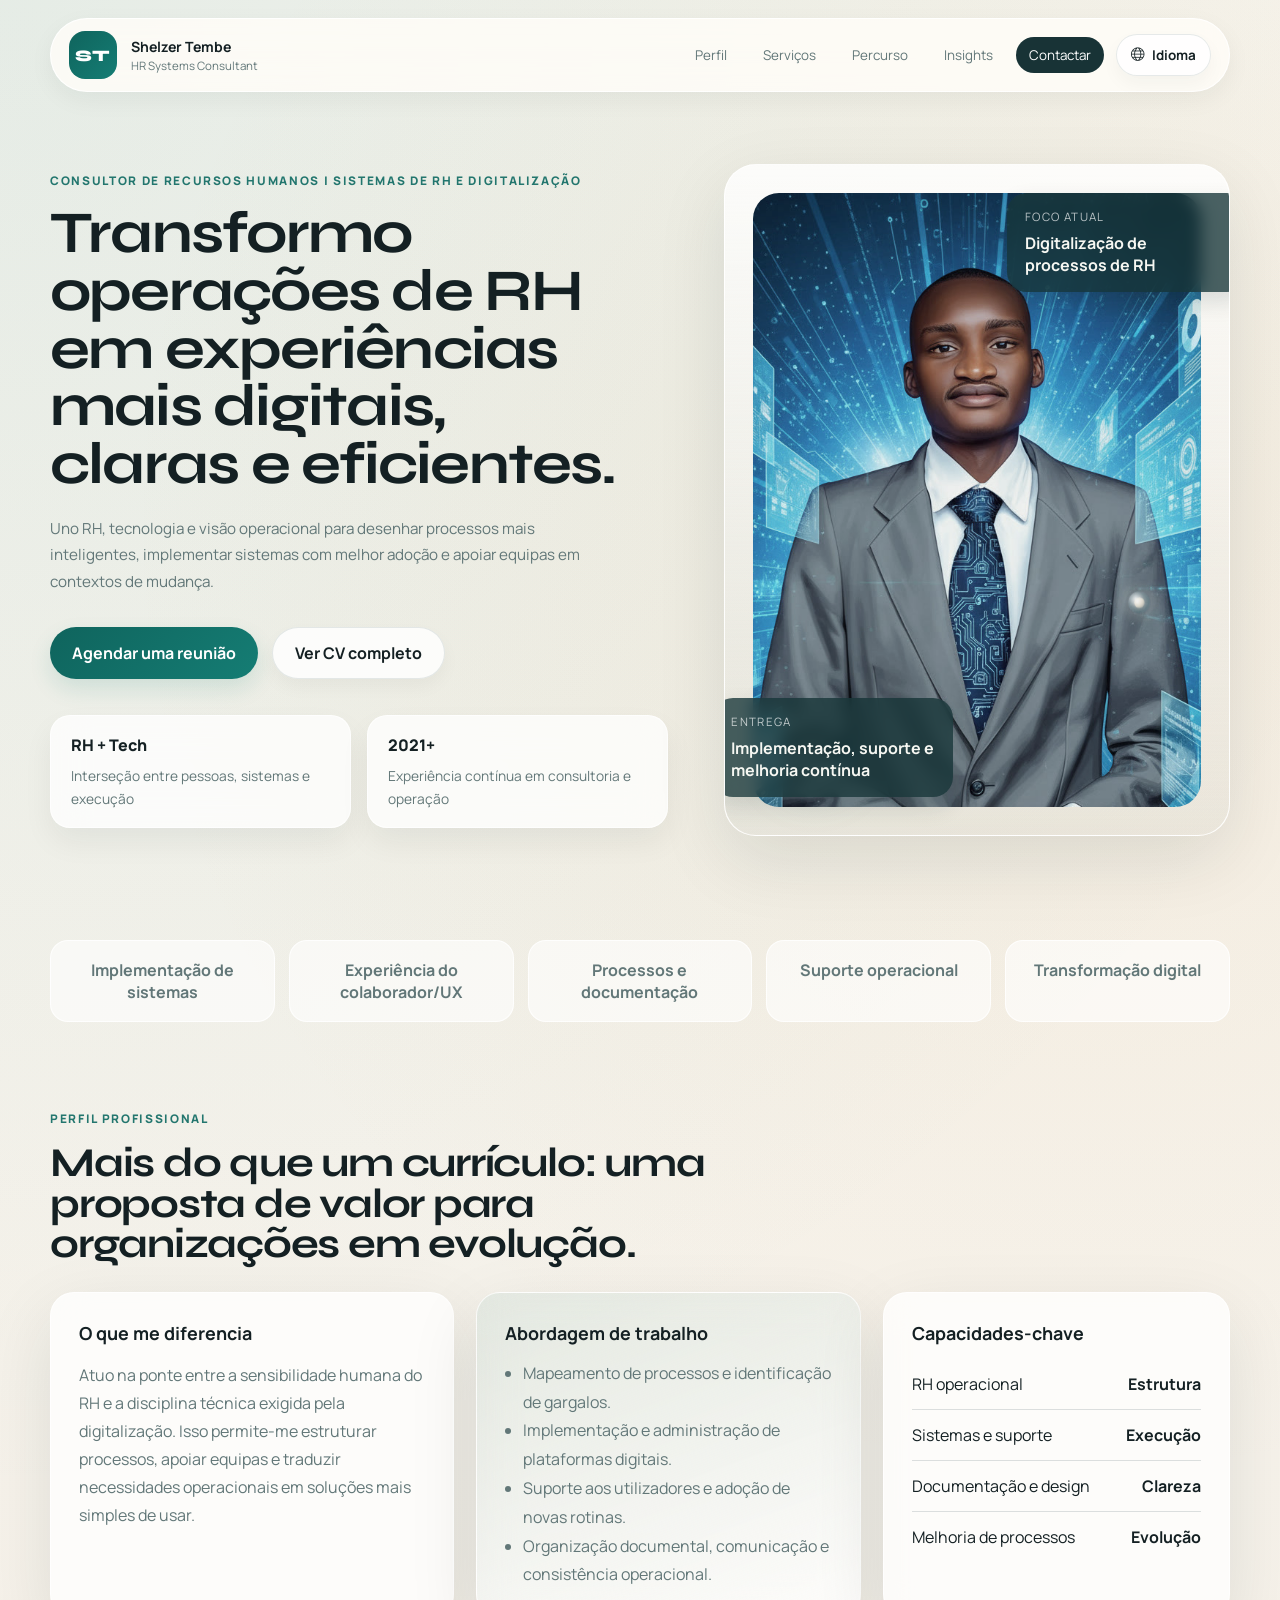
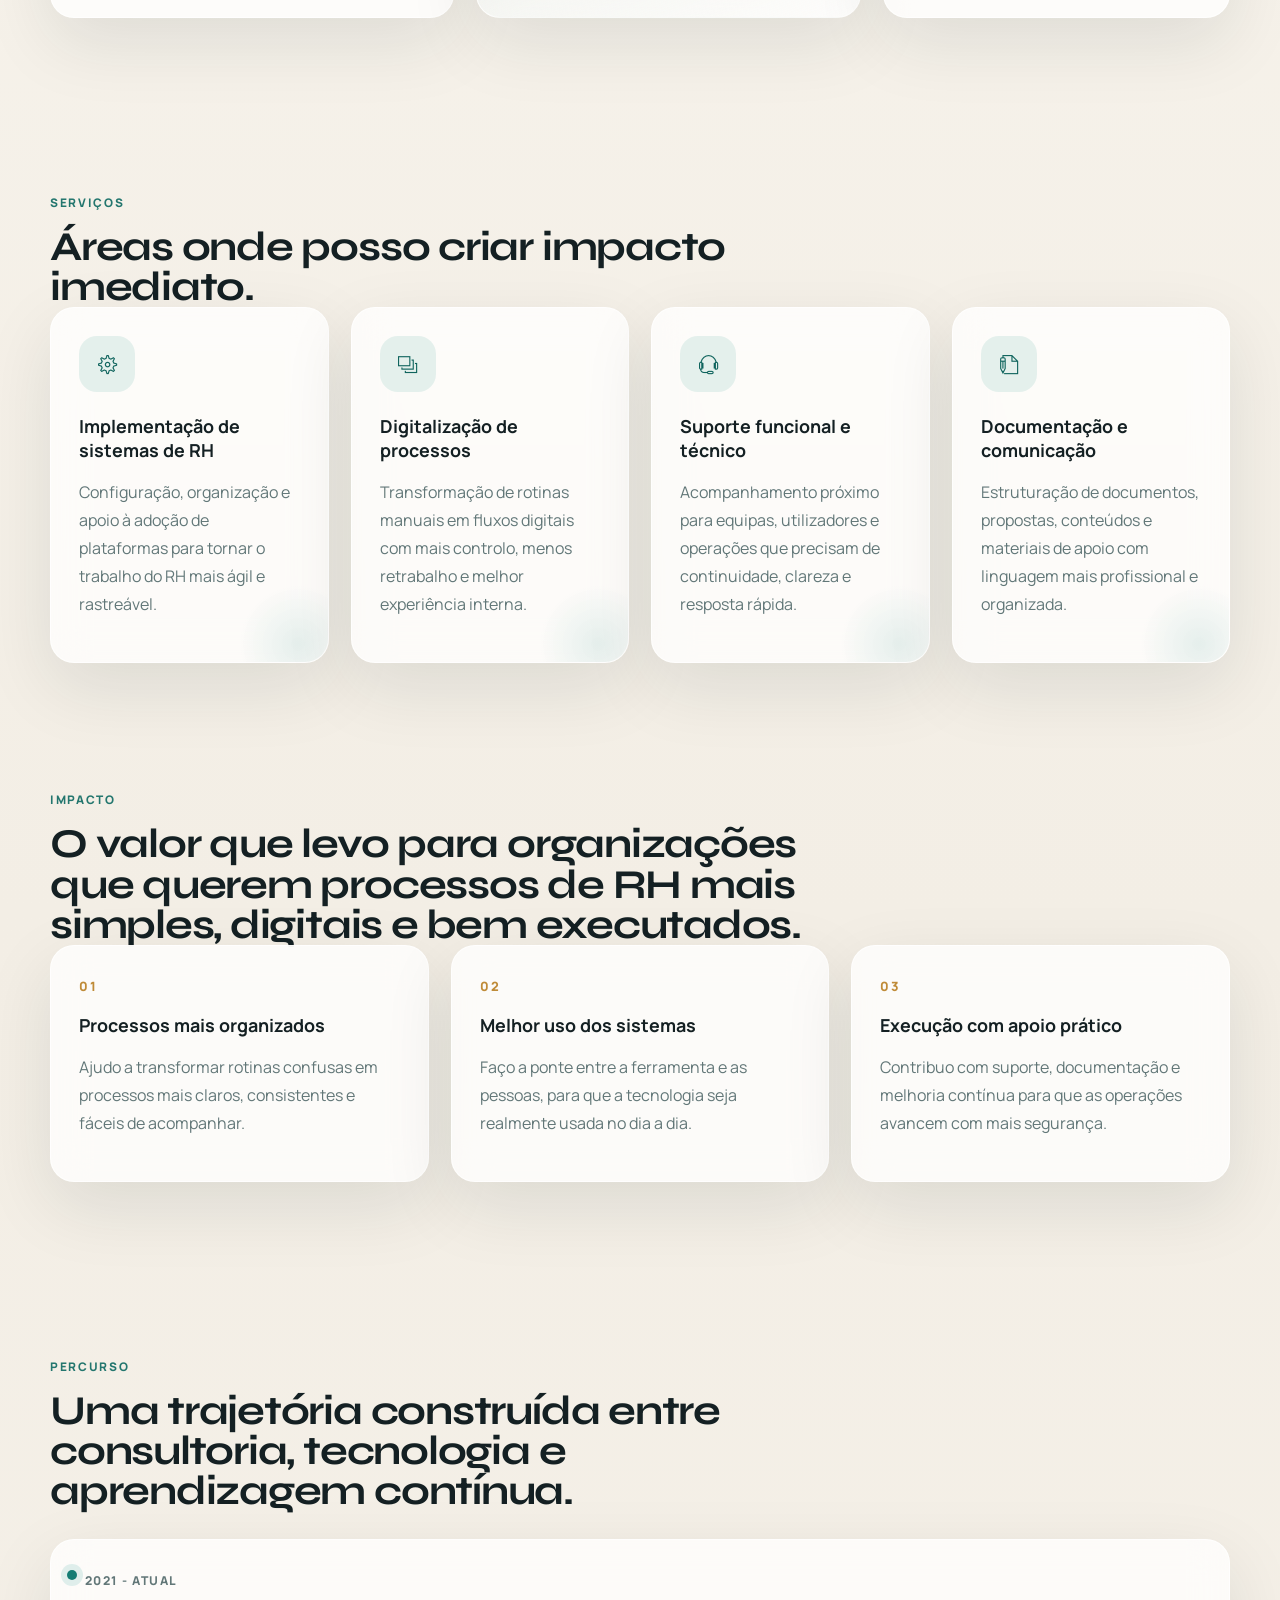
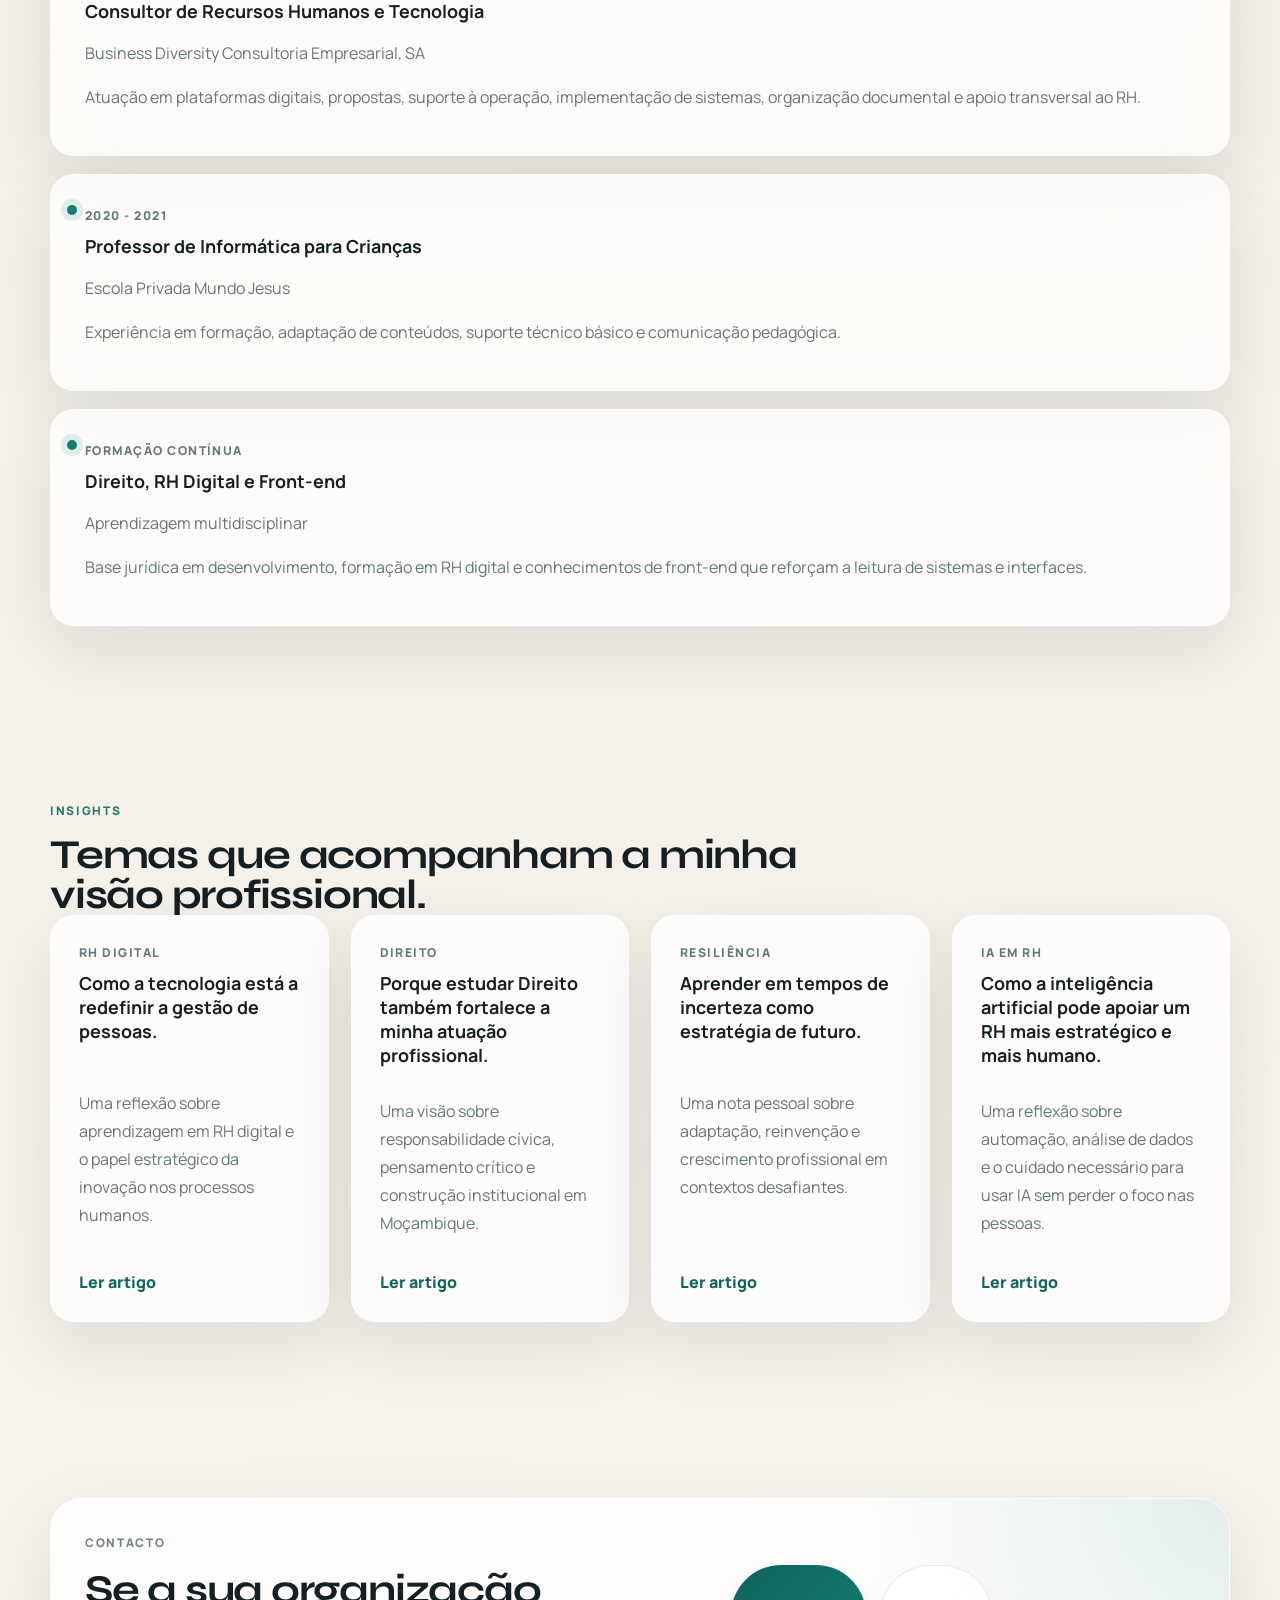
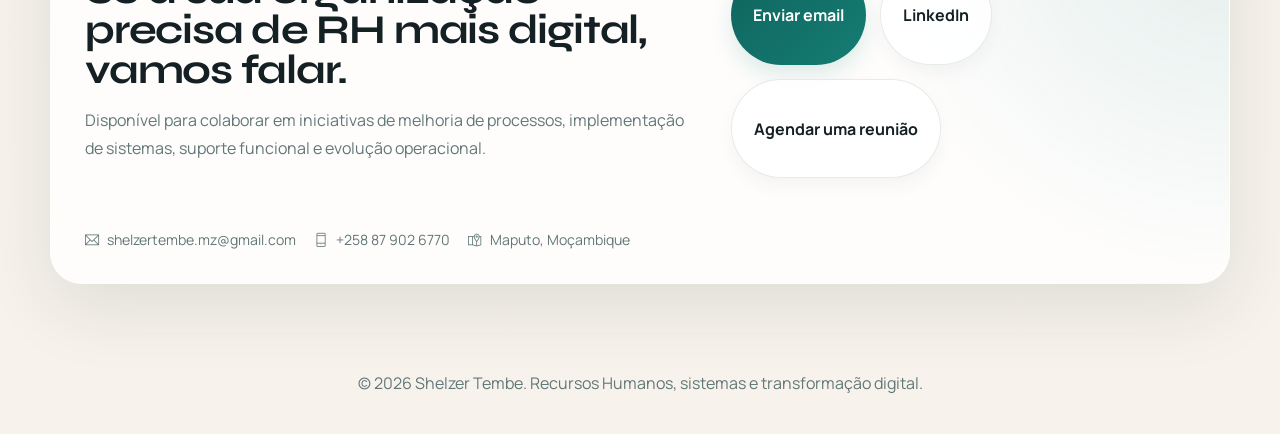
<file: shelzertembe/index.html>
<!DOCTYPE html>
<html lang="pt">
<head>
    <script async src="https://www.googletagmanager.com/gtag/js?id=G-PT7D8NVJNS"></script>
    <script>
        window.dataLayer = window.dataLayer || [];
        function gtag(){dataLayer.push(arguments);}
        gtag('js', new Date());
        gtag('config', 'G-PT7D8NVJNS');
    </script>

    <meta charset="utf-8">
    <meta name="viewport" content="width=device-width, initial-scale=1">
    <meta name="keywords" content="Shelzer Tembe, consultor de recursos humanos, sistemas de RH, digitalização, RH digital, transformação digital">
    <meta name="description" content="Portfólio de Shelzer Tembe, consultor de Recursos Humanos, sistemas de RH e digitalização de processos.">
    <meta name="author" content="Shelzer Tembe">

    <title>Shelzer Tembe | RH- Sistemas e Digitalização</title>

    <link rel="preconnect" href="https://fonts.googleapis.com">
    <link rel="preconnect" href="https://fonts.gstatic.com" crossorigin>
    <link href="https://fonts.googleapis.com/css2?family=Manrope:wght@400;500;600;700;800&family=Syne:wght@500;700;800&display=swap" rel="stylesheet">
    <link rel="stylesheet" href="assets/vendors/themify-icons/css/themify-icons.css">
    <link rel="stylesheet" href="assets/css/modern-portfolio.css">
    <link rel="apple-touch-icon" sizes="180x180" href="assets/favicon/apple-touch-icon.png">
    <link rel="icon" type="image/png" sizes="32x32" href="assets/favicon/favicon-32x32.png">
    <link rel="icon" type="image/png" sizes="16x16" href="assets/favicon/favicon-16x16.png">
    <link rel="manifest" href="assets/favicon/site.webmanifest">
</head>
<body>
    <div class="site-shell">
        <header class="topbar">
            <a class="brand" href="#home" aria-label="Voltar ao início" translate="no">
                <span class="brand-mark" translate="no">ST</span>
                <span class="brand-copy">
                    <strong translate="no">Shelzer Tembe</strong>
                    <span>HR Systems Consultant</span>
                </span>
            </a>

            <button class="menu-toggle" type="button" aria-expanded="false" aria-controls="site-nav" aria-label="Abrir menu">
                <span></span>
                <span></span>
            </button>

            <div class="topbar-actions">
                <nav class="nav" id="site-nav">
                    <a href="#about">Perfil</a>
                    <a href="#services">Serviços</a>
                    <a href="#journey">Percurso</a>
                    <a href="#insights">Insights</a>
                    <a href="#contact" class="nav-cta">Contactar</a>
                </nav>

                <div class="language-switcher" data-language-switcher>
                    <button class="language-toggle" type="button" aria-expanded="false" aria-haspopup="true">
                        <span class="ti-world" aria-hidden="true"></span>
                        <span>Idioma</span>
                    </button>
                    <div class="language-menu" role="menu" aria-label="Selecionar idioma">
                        <a class="language-option" href="index.html" data-language="pt" role="menuitem">Português</a>
                        <a class="language-option" href="index-en.html" data-language="en" role="menuitem" rel="noopener">English</a>
                    </div>
                </div>
            </div>
        </header>

        <main id="home">
            <section class="hero section">
                <div class="hero-copy reveal">
                    <p class="eyebrow">Consultor de Recursos Humanos | Sistemas de RH e Digitalização</p>
                    <h1>Transformo operações de RH em experiências mais digitais, claras e eficientes.</h1>
                    <p class="hero-lead">
                        Uno RH, tecnologia e visão operacional para desenhar processos mais inteligentes,
                        implementar sistemas com melhor adoção e apoiar equipas em contextos de mudança.
                    </p>

                    <div class="hero-actions">
                        <a class="btn btn-primary" href="https://calendar.app.google/h9ZB6BwrLzTxnRvbA">Agendar uma reunião</a>
                        <a class="btn btn-secondary" href="pdf/Shelzer_Tembe _cv.pdf" target="_blank" rel="noopener" translate="no">Ver CV completo</a>
                    </div>

                    <div class="hero-proof">
                        <div class="proof-card">
                            <span class="proof-value">RH + Tech</span>
                            <span class="proof-label">Interseção entre pessoas, sistemas e execução</span>
                        </div>
                        <div class="proof-card">
                            <span class="proof-value">2021+</span>
                            <span class="proof-label">Experiência contínua em consultoria e operação</span>
                        </div>
                    </div>
                </div>

                <div class="hero-visual reveal reveal-delay">
                    <div class="portrait-panel">
                        <div class="portrait-glow"></div>
                        <div class="hero-orb" aria-hidden="true">
                            <span class="hero-orb-core"></span>
                        </div>
                        <img src="assets/imgs/avatar.jpg" alt="Retrato de Shelzer Tembe" class="portrait">

                        <div class="floating-card card-a">
                            <span class="floating-title">Foco atual</span>
                            <strong>Digitalização de processos de RH</strong>
                        </div>

                        <div class="floating-card card-b">
                            <span class="floating-title">Entrega</span>
                            <strong>Implementação, suporte e melhoria contínua</strong>
                        </div>
                    </div>
                </div>
            </section>

            <section class="trust-strip reveal" aria-label="Áreas de atuação">
                <span>Implementação de sistemas</span>
                <span>Experiência do colaborador/UX</span>
                <span>Processos e documentação</span>
                <span>Suporte operacional</span>
                <span>Transformação digital</span>
            </section>

            <section class="section section-grid" id="about">
                <div class="section-heading reveal">
                    <p class="eyebrow">Perfil profissional</p>
                    <h2>Mais do que um currículo: uma proposta de valor para organizações em evolução.</h2>
                </div>

                <div class="about-layout">
                    <article class="feature-card reveal">
                        <h3>O que me diferencia</h3>
                        <p>
                            Atuo na ponte entre a sensibilidade humana do RH e a disciplina técnica exigida
                            pela digitalização. Isso permite-me estruturar processos, apoiar equipas e traduzir
                            necessidades operacionais em soluções mais simples de usar.
                        </p>
                    </article>

                    <article class="feature-card accent reveal">
                        <h3>Abordagem de trabalho</h3>
                        <ul class="clean-list">
                            <li>Mapeamento de processos e identificação de gargalos.</li>
                            <li>Implementação e administração de plataformas digitais.</li>
                            <li>Suporte aos utilizadores e adoção de novas rotinas.</li>
                            <li>Organização documental, comunicação e consistência operacional.</li>
                        </ul>
                    </article>

                    <article class="feature-card stats reveal">
                        <h3>Capacidades-chave</h3>
                        <div class="stat-row">
                            <span>RH operacional</span>
                            <strong>Estrutura</strong>
                        </div>
                        <div class="stat-row">
                            <span>Sistemas e suporte</span>
                            <strong>Execução</strong>
                        </div>
                        <div class="stat-row">
                            <span>Documentação e design</span>
                            <strong>Clareza</strong>
                        </div>
                        <div class="stat-row">
                            <span>Melhoria de processos</span>
                            <strong>Evolução</strong>
                        </div>
                    </article>
                </div>
            </section>

            <section class="section" id="services">
                <div class="section-heading reveal">
                    <p class="eyebrow">Serviços</p>
                    <h2>Áreas onde posso criar impacto imediato.</h2>
                </div>

                <div class="services-grid">
                    <article class="service-card reveal">
                        <i class="ti-settings service-icon" aria-hidden="true"></i>
                        <h3>Implementação de sistemas de RH</h3>
                        <p>Configuração, organização e apoio à adoção de plataformas para tornar o trabalho do RH mais ágil e rastreável.</p>
                    </article>

                    <article class="service-card reveal">
                        <i class="ti-layers-alt service-icon" aria-hidden="true"></i>
                        <h3>Digitalização de processos</h3>
                        <p>Transformação de rotinas manuais em fluxos digitais com mais controlo, menos retrabalho e melhor experiência interna.</p>
                    </article>

                    <article class="service-card reveal">
                        <i class="ti-headphone-alt service-icon" aria-hidden="true"></i>
                        <h3>Suporte funcional e técnico</h3>
                        <p>Acompanhamento próximo para equipas, utilizadores e operações que precisam de continuidade, clareza e resposta rápida.</p>
                    </article>

                    <article class="service-card reveal">
                        <i class="ti-write service-icon" aria-hidden="true"></i>
                        <h3>Documentação e comunicação</h3>
                        <p>Estruturação de documentos, propostas, conteúdos e materiais de apoio com linguagem mais profissional e organizada.</p>
                    </article>
                </div>
            </section>

            <section class="section impact-section">
                <div class="section-heading reveal">
                    <p class="eyebrow">Impacto</p>
                    <h2>O valor que levo para organizações que querem processos de RH mais simples, digitais e bem executados.</h2>
                </div>

                <div class="impact-grid">
                    <article class="impact-card reveal">
                        <span class="impact-number">01</span>
                        <h3>Processos mais organizados</h3>
                        <p>Ajudo a transformar rotinas confusas em processos mais claros, consistentes e fáceis de acompanhar.</p>
                    </article>
                    <article class="impact-card reveal">
                        <span class="impact-number">02</span>
                        <h3>Melhor uso dos sistemas</h3>
                        <p>Faço a ponte entre a ferramenta e as pessoas, para que a tecnologia seja realmente usada no dia a dia.</p>
                    </article>
                    <article class="impact-card reveal">
                        <span class="impact-number">03</span>
                        <h3>Execução com apoio prático</h3>
                        <p>Contribuo com suporte, documentação e melhoria contínua para que as operações avancem com mais segurança.</p>
                    </article>
                </div>
            </section>

            <section class="section section-grid" id="journey">
                <div class="section-heading reveal">
                    <p class="eyebrow">Percurso</p>
                    <h2>Uma trajetória construída entre consultoria, tecnologia e aprendizagem contínua.</h2>
                </div>

                <div class="timeline">
                    <article class="timeline-card reveal">
                        <span class="timeline-year">2021 - atual</span>
                        <h3>Consultor de Recursos Humanos e Tecnologia</h3>
                        <p class="timeline-place">Business Diversity Consultoria Empresarial, SA</p>
                        <p>Atuação em plataformas digitais, propostas, suporte à operação, implementação de sistemas, organização documental e apoio transversal ao RH.</p>
                    </article>

                    <article class="timeline-card reveal">
                        <span class="timeline-year">2020 - 2021</span>
                        <h3>Professor de Informática para Crianças</h3>
                        <p class="timeline-place">Escola Privada Mundo Jesus</p>
                        <p>Experiência em formação, adaptação de conteúdos, suporte técnico básico e comunicação pedagógica.</p>
                    </article>

                    <article class="timeline-card reveal">
                        <span class="timeline-year">Formação contínua</span>
                        <h3>Direito, RH Digital e Front-end</h3>
                        <p class="timeline-place">Aprendizagem multidisciplinar</p>
                        <p>Base jurídica em desenvolvimento, formação em RH digital e conhecimentos de front-end que reforçam a leitura de sistemas e interfaces.</p>
                    </article>
                </div>
            </section>

            <section class="section insights-section" id="insights">
                <div class="section-heading reveal">
                    <p class="eyebrow">Insights</p>
                    <h2>Temas que acompanham a minha visão profissional.</h2>
                </div>

                <div class="insights-grid">
                    <a class="insight-card reveal" href="rh-digital.html">
                        <span class="insight-tag">RH Digital</span>
                        <h3>Como a tecnologia está a redefinir a gestão de pessoas.</h3>
                        <p>Uma reflexão sobre aprendizagem em RH digital e o papel estratégico da inovação nos processos humanos.</p>
                        <span class="insight-link">Ler artigo</span>
                    </a>

                    <a class="insight-card reveal" href="decidi-estudar-direito.html">
                        <span class="insight-tag">Direito</span>
                        <h3>Porque estudar Direito também fortalece a minha atuação profissional.</h3>
                        <p>Uma visão sobre responsabilidade cívica, pensamento crítico e construção institucional em Moçambique.</p>
                        <span class="insight-link">Ler artigo</span>
                    </a>

                    <a class="insight-card reveal" href="covid-19.html">
                        <span class="insight-tag">Resiliência</span>
                        <h3>Aprender em tempos de incerteza como estratégia de futuro.</h3>
                        <p>Uma nota pessoal sobre adaptação, reinvenção e crescimento profissional em contextos desafiantes.</p>
                        <span class="insight-link">Ler artigo</span>
                    </a>

                    <a class="insight-card reveal" href="rh-inteligencia-artificial.html">
                        <span class="insight-tag">IA em RH</span>
                        <h3>Como a inteligência artificial pode apoiar um RH mais estratégico e mais humano.</h3>
                        <p>Uma reflexão sobre automação, análise de dados e o cuidado necessário para usar IA sem perder o foco nas pessoas.</p>
                        <span class="insight-link">Ler artigo</span>
                    </a>
                </div>
            </section>

            <section class="section cta-section reveal" id="contact">
                <div class="cta-panel">
                    <div>
                        <p class="eyebrow">Contacto</p>
                        <h2>Se a sua organização precisa de RH mais digital, vamos falar.</h2>
                        <p>
                            Disponível para colaborar em iniciativas de melhoria de processos,
                            implementação de sistemas, suporte funcional e evolução operacional.
                        </p>
                    </div>

                    <div class="cta-actions">
                        <a class="btn btn-primary" href="mailto:shelzertembe.mz@gmail.com?subject=Contacto%20via%20portf%C3%B3lio" translate="no">Enviar email</a>
                        <a class="btn btn-secondary" href="https://www.linkedin.com/in/shelzer-tembe-0a6648215/" target="_blank" rel="noopener" translate="no">LinkedIn</a>
                        <a class="btn btn-secondary" href="https://calendar.app.google/h9ZB6BwrLzTxnRvbA" target="_blank" rel="noopener" translate="no">Agendar uma reunião</a>
                    </div>

                    <div class="contact-meta">
                        <span translate="no"><i class="ti-email"></i> shelzertembe.mz@gmail.com</span>
                        <span translate="no"><i class="ti-mobile"></i> +258 87 902 6770</span>
                        <span><i class="ti-map-alt"></i> Maputo, Moçambique</span>
                    </div>
                </div>
            </section>
        </main>

        <footer class="footer">
            <p>&copy; <span id="year"></span> Shelzer Tembe. Recursos Humanos, sistemas e transformação digital.</p>
        </footer>
    </div>

    <script src="assets/js/portfolio.js"></script>
</body>
</html>
</file>
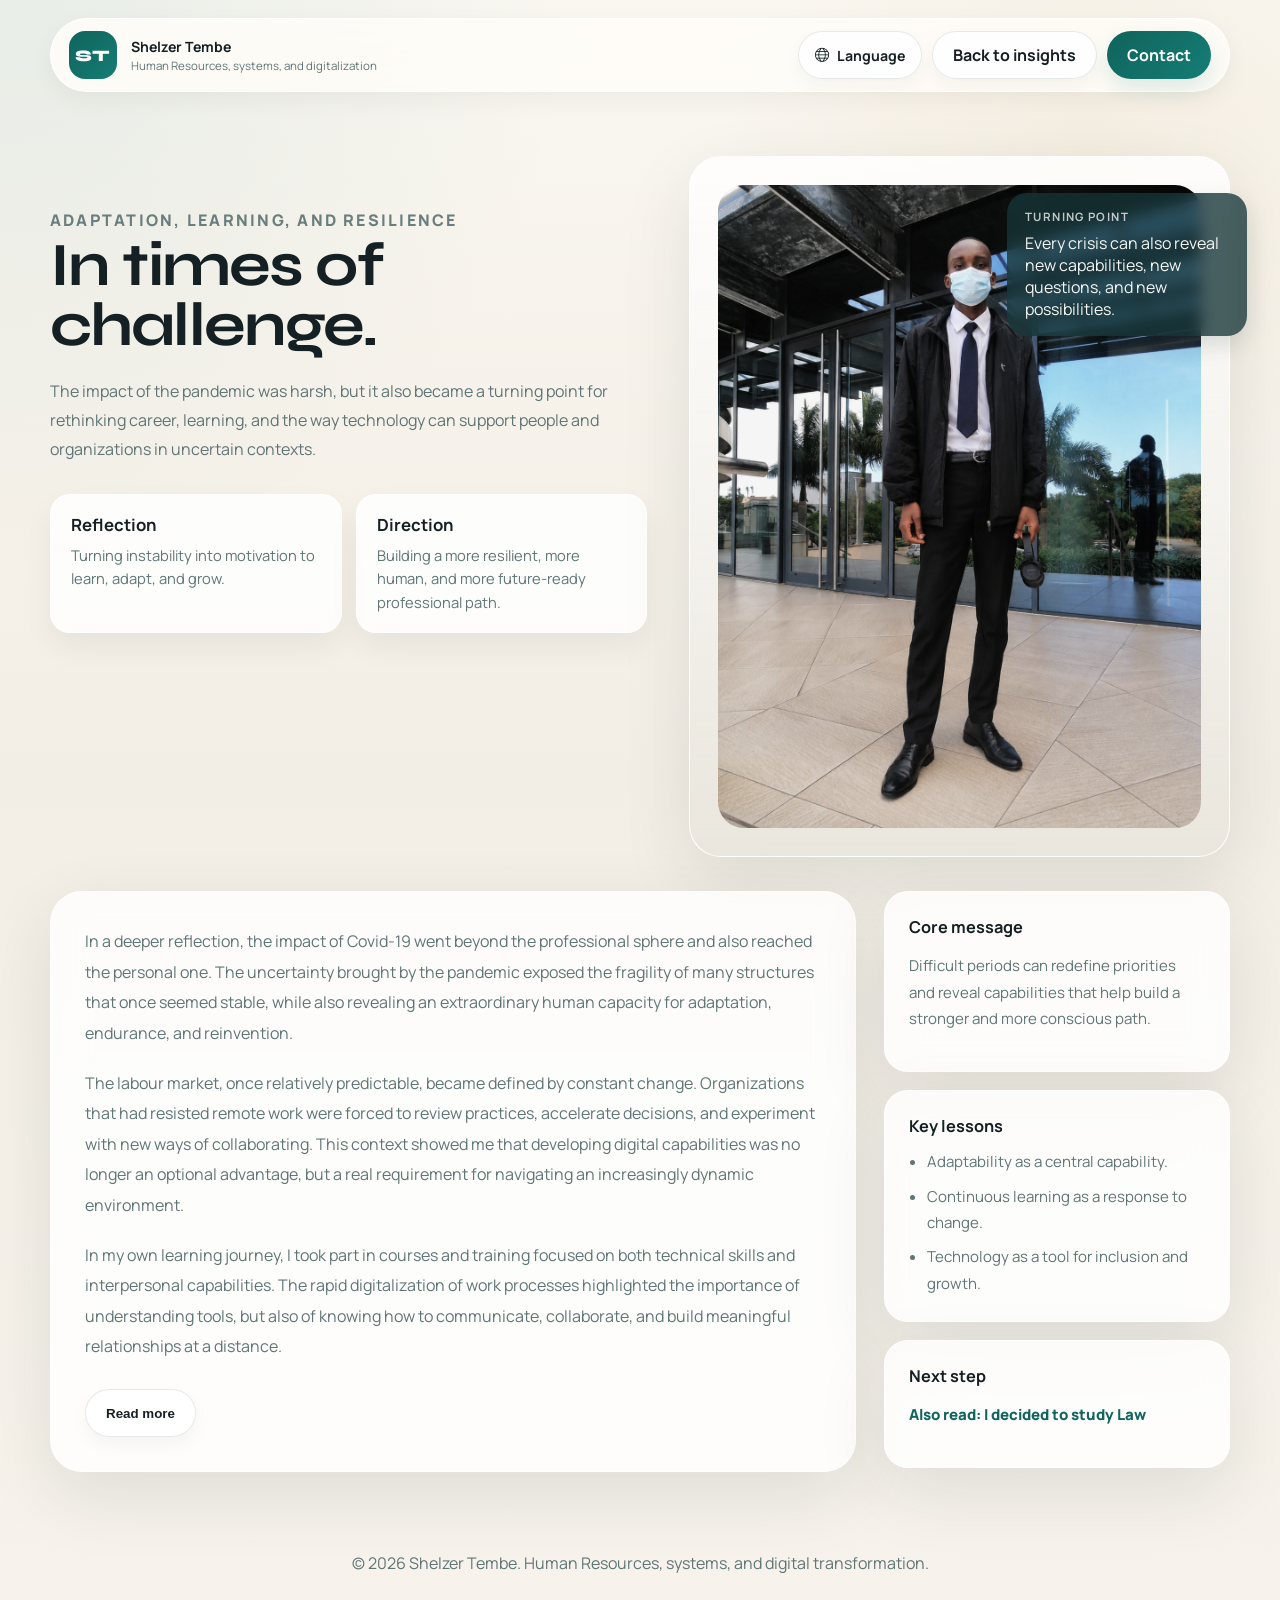
<file: shelzertembe/covid-19-en.html>
<!DOCTYPE html>
<html lang="en">
<head>
    <script async src="https://www.googletagmanager.com/gtag/js?id=G-PT7D8NVJNS"></script>
    <script>
        window.dataLayer = window.dataLayer || [];
        function gtag(){dataLayer.push(arguments);}
        gtag('js', new Date());
        gtag('config', 'G-PT7D8NVJNS');
    </script>
    <meta charset="utf-8">
    <meta name="viewport" content="width=device-width, initial-scale=1">
    <meta name="description" content="Reflection by Shelzer Tembe on learning, adaptation, and resilience in times of challenge.">
    <meta name="author" content="Shelzer Tembe">
    <title>In times of challenge | Shelzer Tembe</title>
    <link rel="preconnect" href="https://fonts.googleapis.com">
    <link rel="preconnect" href="https://fonts.gstatic.com" crossorigin>
    <link href="https://fonts.googleapis.com/css2?family=Manrope:wght@400;500;600;700;800&family=Syne:wght@500;700;800&display=swap" rel="stylesheet">
    <link rel="stylesheet" href="assets/vendors/themify-icons/css/themify-icons.css">
    <link rel="stylesheet" href="assets/css/article.css">
    <link rel="apple-touch-icon" sizes="180x180" href="assets/favicon/apple-touch-icon.png">
    <link rel="icon" type="image/png" sizes="32x32" href="assets/favicon/favicon-32x32.png">
    <link rel="icon" type="image/png" sizes="16x16" href="assets/favicon/favicon-16x16.png">
    <link rel="manifest" href="assets/favicon/site.webmanifest">
</head>
<body>
    <div class="page-shell">
        <header class="topbar">
            <a class="brand" href="index-en.html" aria-label="Back to portfolio" translate="no">
                <span class="brand-mark" translate="no">ST</span>
                <span class="brand-copy">
                    <strong translate="no">Shelzer Tembe</strong>
                    <span>Human Resources, systems, and digitalization</span>
                </span>
            </a>
            <div class="top-actions">
                <div class="language-switcher" data-language-switcher>
                    <button class="language-toggle" type="button" aria-expanded="false" aria-haspopup="true">
                        <span class="ti-world" aria-hidden="true"></span>
                        <span>Language</span>
                    </button>
                    <div class="language-menu" role="menu" aria-label="Select language">
                        <a class="language-option" href="covid-19.html" data-language="pt" role="menuitem">Português</a>
                        <a class="language-option" href="covid-19-en.html" data-language="en" role="menuitem">English</a>
                    </div>
                </div>
                <a class="btn btn-secondary" href="index-en.html#insights">Back to insights</a>
                <a class="btn btn-primary" href="index-en.html#contact">Contact</a>
            </div>
        </header>
        <section class="article-hero">
            <div class="article-intro">
                <p class="eyebrow">Adaptation, learning, and resilience</p>
                <h1>In times of challenge.</h1>
                <p>
                    The impact of the pandemic was harsh, but it also became a turning point
                    for rethinking career, learning, and the way technology can support people
                    and organizations in uncertain contexts.
                </p>
                <div class="hero-meta">
                    <div class="meta-card">
                        <strong>Reflection</strong>
                        <span>Turning instability into motivation to learn, adapt, and grow.</span>
                    </div>
                    <div class="meta-card">
                        <strong>Direction</strong>
                        <span>Building a more resilient, more human, and more future-ready professional path.</span>
                    </div>
                </div>
            </div>
            <div class="hero-panel">
                <img class="hero-image" src="assets/imgs/blog3.jpg" alt="Reflection on challenges and resilience">
                <div class="panel-note">
                    <span>Turning point</span>
                    Every crisis can also reveal new capabilities, new questions, and new possibilities.
                </div>
            </div>
        </section>
        <section class="article-layout">
            <article class="article-card">
                <div class="article-body">
                    <p>In a deeper reflection, the impact of Covid-19 went beyond the professional sphere and also reached the personal one. The uncertainty brought by the pandemic exposed the fragility of many structures that once seemed stable, while also revealing an extraordinary human capacity for adaptation, endurance, and reinvention.</p>
                    <p>The labour market, once relatively predictable, became defined by constant change. Organizations that had resisted remote work were forced to review practices, accelerate decisions, and experiment with new ways of collaborating. This context showed me that developing digital capabilities was no longer an optional advantage, but a real requirement for navigating an increasingly dynamic environment.</p>
                    <p>In my own learning journey, I took part in courses and training focused on both technical skills and interpersonal capabilities. The rapid digitalization of work processes highlighted the importance of understanding tools, but also of knowing how to communicate, collaborate, and build meaningful relationships at a distance.</p>
                    <div class="article-split" id="article-covid-more">
                        <p>When thinking about the specific context of Mozambique, I understood more clearly that the pandemic deepened inequalities already present in access to technology and opportunities for development. That realization reinforced my conviction that knowledge and skills should be applied with purpose, contributing to more inclusive and sustainable solutions.</p>
                        <p>It was also during this period that learning gained an even deeper meaning for me. I decided to begin a Law degree, a choice that may seem unexpected for someone with a path linked to technology, but one that connects to my desire to better understand the structures that shape society and the collective future.</p>
                        <p>Continuous learning thus became the foundation of my journey. The ability to adapt, learn new tools, review perspectives, and maintain a constructive outlook in the face of difficulty came to define the way I face challenges. Today, I see more clearly that every period of instability can also create space for real growth, professional clarity, and positive impact.</p>
                    </div>
                    <button class="btn btn-secondary article-toggle" type="button" data-toggle-article="article-covid-more" aria-expanded="false">Read more</button>
                </div>
            </article>
            <aside class="sidebar">
                <div class="sidebar-card">
                    <h3>Core message</h3>
                    <p>Difficult periods can redefine priorities and reveal capabilities that help build a stronger and more conscious path.</p>
                </div>
                <div class="sidebar-card">
                    <h3>Key lessons</h3>
                    <ul>
                        <li>Adaptability as a central capability.</li>
                        <li>Continuous learning as a response to change.</li>
                        <li>Technology as a tool for inclusion and growth.</li>
                    </ul>
                </div>
                <div class="sidebar-card">
                    <h3>Next step</h3>
                    <p><a class="back-link" href="decidi-estudar-direito-en.html">Also read: I decided to study Law</a></p>
                </div>
            </aside>
        </section>
        <footer class="footer">
            <p>&copy; <span id="year"></span> Shelzer Tembe. Human Resources, systems, and digital transformation.</p>
        </footer>
    </div>
    <script src="assets/js/article.js"></script>
</body>
</html>
</file>
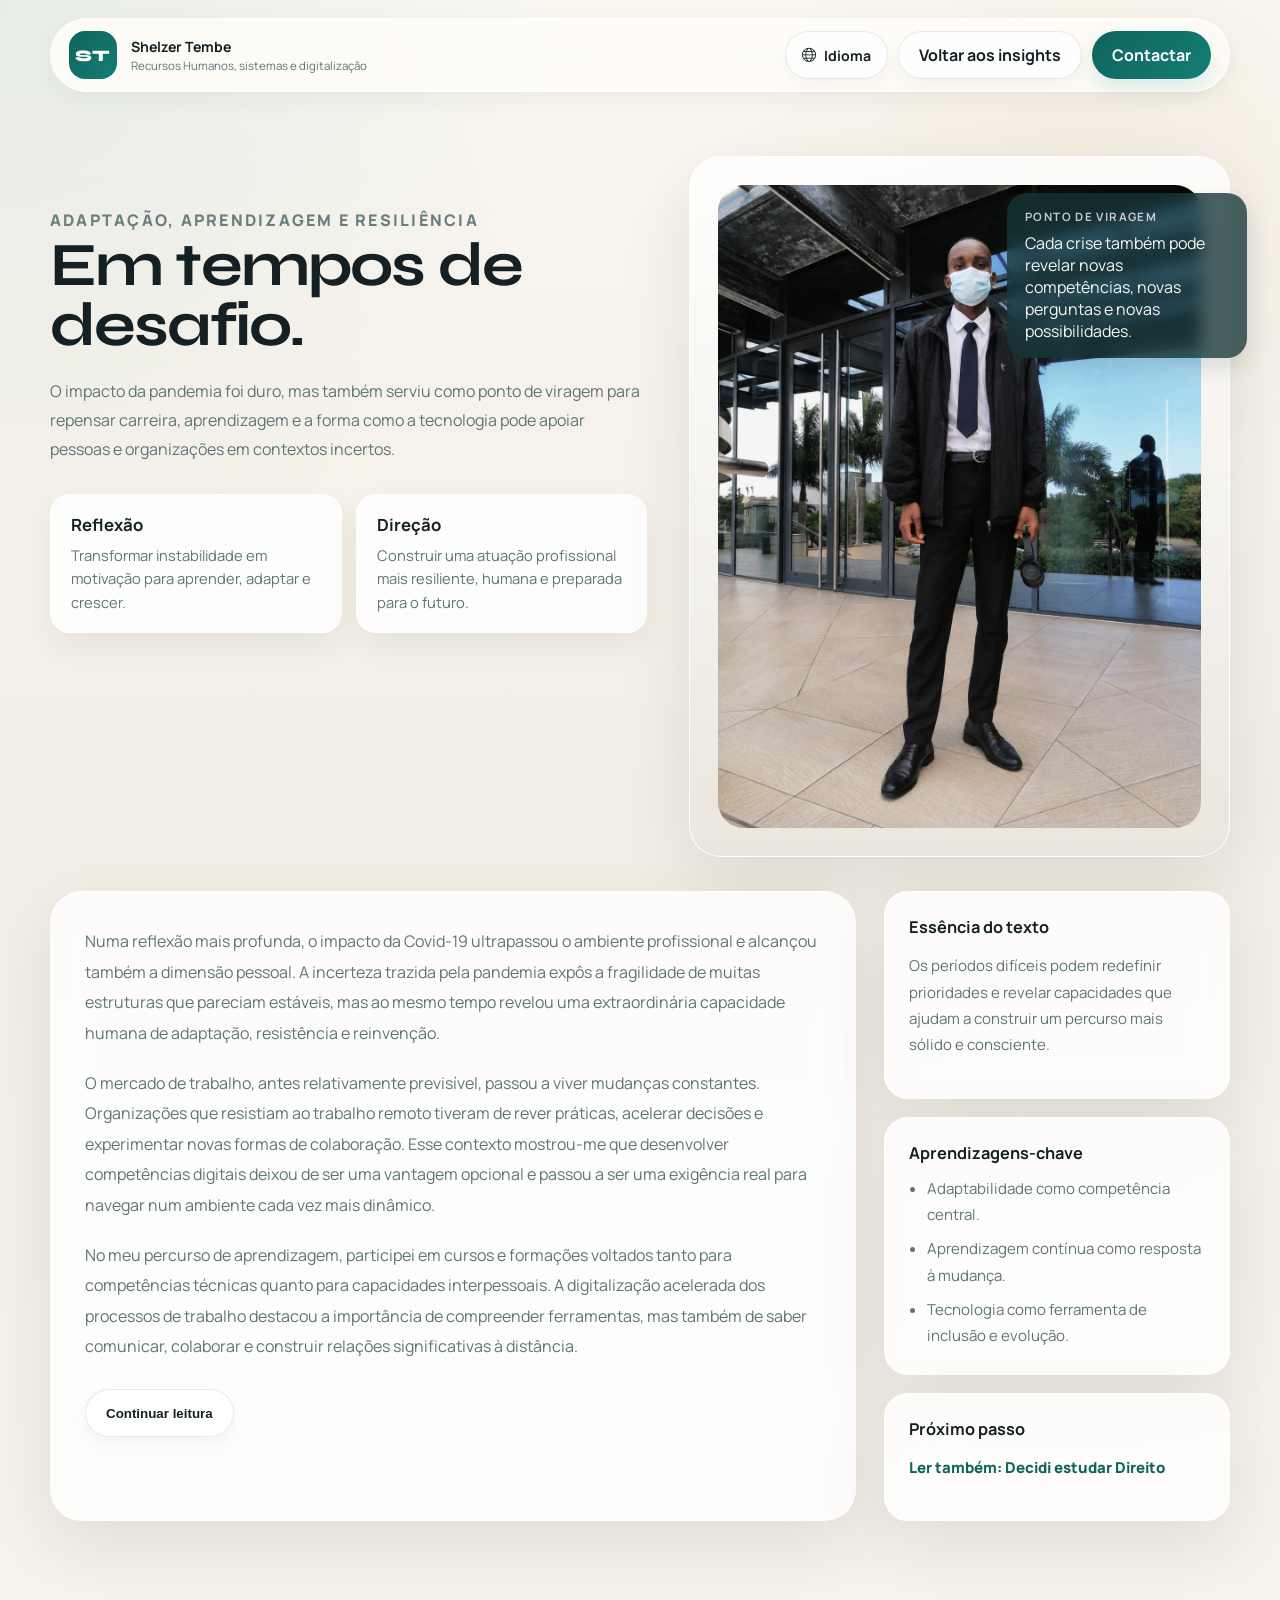
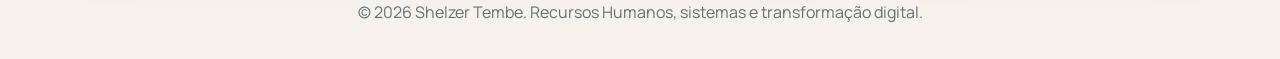
<file: shelzertembe/covid-19.html>
<!DOCTYPE html>
<html lang="pt">
<head>
    <script async src="https://www.googletagmanager.com/gtag/js?id=G-PT7D8NVJNS"></script>
    <script>
        window.dataLayer = window.dataLayer || [];
        function gtag(){dataLayer.push(arguments);}
        gtag('js', new Date());
        gtag('config', 'G-PT7D8NVJNS');
    </script>

    <meta charset="utf-8">
    <meta name="viewport" content="width=device-width, initial-scale=1">
    <meta name="description" content="Reflexão de Shelzer Tembe sobre aprendizagem, adaptação e resiliência em tempos de desafio.">
    <meta name="author" content="Shelzer Tembe">
    <title>Em tempos de desafio | Shelzer Tembe</title>

    <link rel="preconnect" href="https://fonts.googleapis.com">
    <link rel="preconnect" href="https://fonts.gstatic.com" crossorigin>
    <link href="https://fonts.googleapis.com/css2?family=Manrope:wght@400;500;600;700;800&family=Syne:wght@500;700;800&display=swap" rel="stylesheet">
    <link rel="stylesheet" href="assets/vendors/themify-icons/css/themify-icons.css">
    <link rel="stylesheet" href="assets/css/article.css">
    <link rel="apple-touch-icon" sizes="180x180" href="assets/favicon/apple-touch-icon.png">
    <link rel="icon" type="image/png" sizes="32x32" href="assets/favicon/favicon-32x32.png">
    <link rel="icon" type="image/png" sizes="16x16" href="assets/favicon/favicon-16x16.png">
    <link rel="manifest" href="assets/favicon/site.webmanifest">
</head>
<body>
    <div class="page-shell">
        <header class="topbar">
            <a class="brand" href="index.html" aria-label="Voltar ao portfólio" translate="no">
                <span class="brand-mark" translate="no">ST</span>
                <span class="brand-copy">
                    <strong translate="no">Shelzer Tembe</strong>
                    <span>Recursos Humanos, sistemas e digitalização</span>
                </span>
            </a>

            <div class="top-actions">
                <div class="language-switcher" data-language-switcher>
                    <button class="language-toggle" type="button" aria-expanded="false" aria-haspopup="true">
                        <span class="ti-world" aria-hidden="true"></span>
                        <span>Idioma</span>
                    </button>
                    <div class="language-menu" role="menu" aria-label="Selecionar idioma">
                        <a class="language-option" href="covid-19.html" data-language="pt" role="menuitem">Português</a>
                        <a class="language-option" href="covid-19-en.html" data-language="en" role="menuitem" rel="noopener">English</a>
                    </div>
                </div>
                <a class="btn btn-secondary" href="index.html#insights">Voltar aos insights</a>
                <a class="btn btn-primary" href="index.html#contact">Contactar</a>
            </div>
        </header>

        <section class="article-hero">
            <div class="article-intro">
                <p class="eyebrow">Adaptação, aprendizagem e resiliência</p>
                <h1>Em tempos de desafio.</h1>
                <p>
                    O impacto da pandemia foi duro, mas também serviu como ponto de viragem para
                    repensar carreira, aprendizagem e a forma como a tecnologia pode apoiar pessoas
                    e organizações em contextos incertos.
                </p>

                <div class="hero-meta">
                    <div class="meta-card">
                        <strong>Reflexão</strong>
                        <span>Transformar instabilidade em motivação para aprender, adaptar e crescer.</span>
                    </div>
                    <div class="meta-card">
                        <strong>Direção</strong>
                        <span>Construir uma atuação profissional mais resiliente, humana e preparada para o futuro.</span>
                    </div>
                </div>
            </div>

            <div class="hero-panel">
                <img class="hero-image" src="assets/imgs/blog3.jpg" alt="Reflexão sobre desafios e resiliência">
                <div class="panel-note">
                    <span>Ponto de viragem</span>
                    Cada crise também pode revelar novas competências, novas perguntas e novas possibilidades.
                </div>
            </div>
        </section>

        <section class="article-layout">
            <article class="article-card">
                <div class="article-body">
                    <p>Numa reflexão mais profunda, o impacto da Covid-19 ultrapassou o ambiente profissional e alcançou também a dimensão pessoal. A incerteza trazida pela pandemia expôs a fragilidade de muitas estruturas que pareciam estáveis, mas ao mesmo tempo revelou uma extraordinária capacidade humana de adaptação, resistência e reinvenção.</p>
                    <p>O mercado de trabalho, antes relativamente previsível, passou a viver mudanças constantes. Organizações que resistiam ao trabalho remoto tiveram de rever práticas, acelerar decisões e experimentar novas formas de colaboração. Esse contexto mostrou-me que desenvolver competências digitais deixou de ser uma vantagem opcional e passou a ser uma exigência real para navegar num ambiente cada vez mais dinâmico.</p>
                    <p>No meu percurso de aprendizagem, participei em cursos e formações voltados tanto para competências técnicas quanto para capacidades interpessoais. A digitalização acelerada dos processos de trabalho destacou a importância de compreender ferramentas, mas também de saber comunicar, colaborar e construir relações significativas à distância.</p>

                    <div class="article-split" id="article-covid-more">
                        <p>Ao pensar no contexto específico de Moçambique, compreendi com mais clareza que a pandemia agravou desigualdades já existentes no acesso à tecnologia e às oportunidades de desenvolvimento. Esse entendimento reforçou em mim a convicção de que conhecimento e competências devem ser aplicados com propósito, contribuindo para soluções mais inclusivas e sustentáveis.</p>
                        <p>Foi também neste período que a aprendizagem ganhou um significado ainda mais profundo para mim. Decidi iniciar um curso de Direito, uma escolha que pode parecer inesperada para alguém com trajetória ligada à tecnologia, mas que se relaciona com a minha vontade de compreender melhor as estruturas que moldam a sociedade e o futuro coletivo.</p>
                        <p>A aprendizagem contínua tornou-se, assim, a base do meu percurso. A capacidade de adaptar-me, aprender novas ferramentas, rever perspetivas e manter uma visão construtiva perante a dificuldade passou a definir a minha forma de enfrentar desafios. Hoje, vejo com mais nitidez que cada período de instabilidade também pode abrir espaço para crescimento real, clareza profissional e impacto positivo.</p>
                    </div>

                    <button class="btn btn-secondary article-toggle" type="button" data-toggle-article="article-covid-more" aria-expanded="false">Continuar leitura</button>
                </div>
            </article>

            <aside class="sidebar">
                <div class="sidebar-card">
                    <h3>Essência do texto</h3>
                    <p>Os períodos difíceis podem redefinir prioridades e revelar capacidades que ajudam a construir um percurso mais sólido e consciente.</p>
                </div>

                <div class="sidebar-card">
                    <h3>Aprendizagens-chave</h3>
                    <ul>
                        <li>Adaptabilidade como competência central.</li>
                        <li>Aprendizagem contínua como resposta à mudança.</li>
                        <li>Tecnologia como ferramenta de inclusão e evolução.</li>
                    </ul>
                </div>

                <div class="sidebar-card">
                    <h3>Próximo passo</h3>
                    <p><a class="back-link" href="decidi-estudar-direito.html">Ler também: Decidi estudar Direito</a></p>
                </div>
            </aside>
        </section>

        <footer class="footer">
            <p>&copy; <span id="year"></span> Shelzer Tembe. Recursos Humanos, sistemas e transformação digital.</p>
        </footer>
    </div>

    <script src="assets/js/article.js"></script>
</body>
</html>
</file>
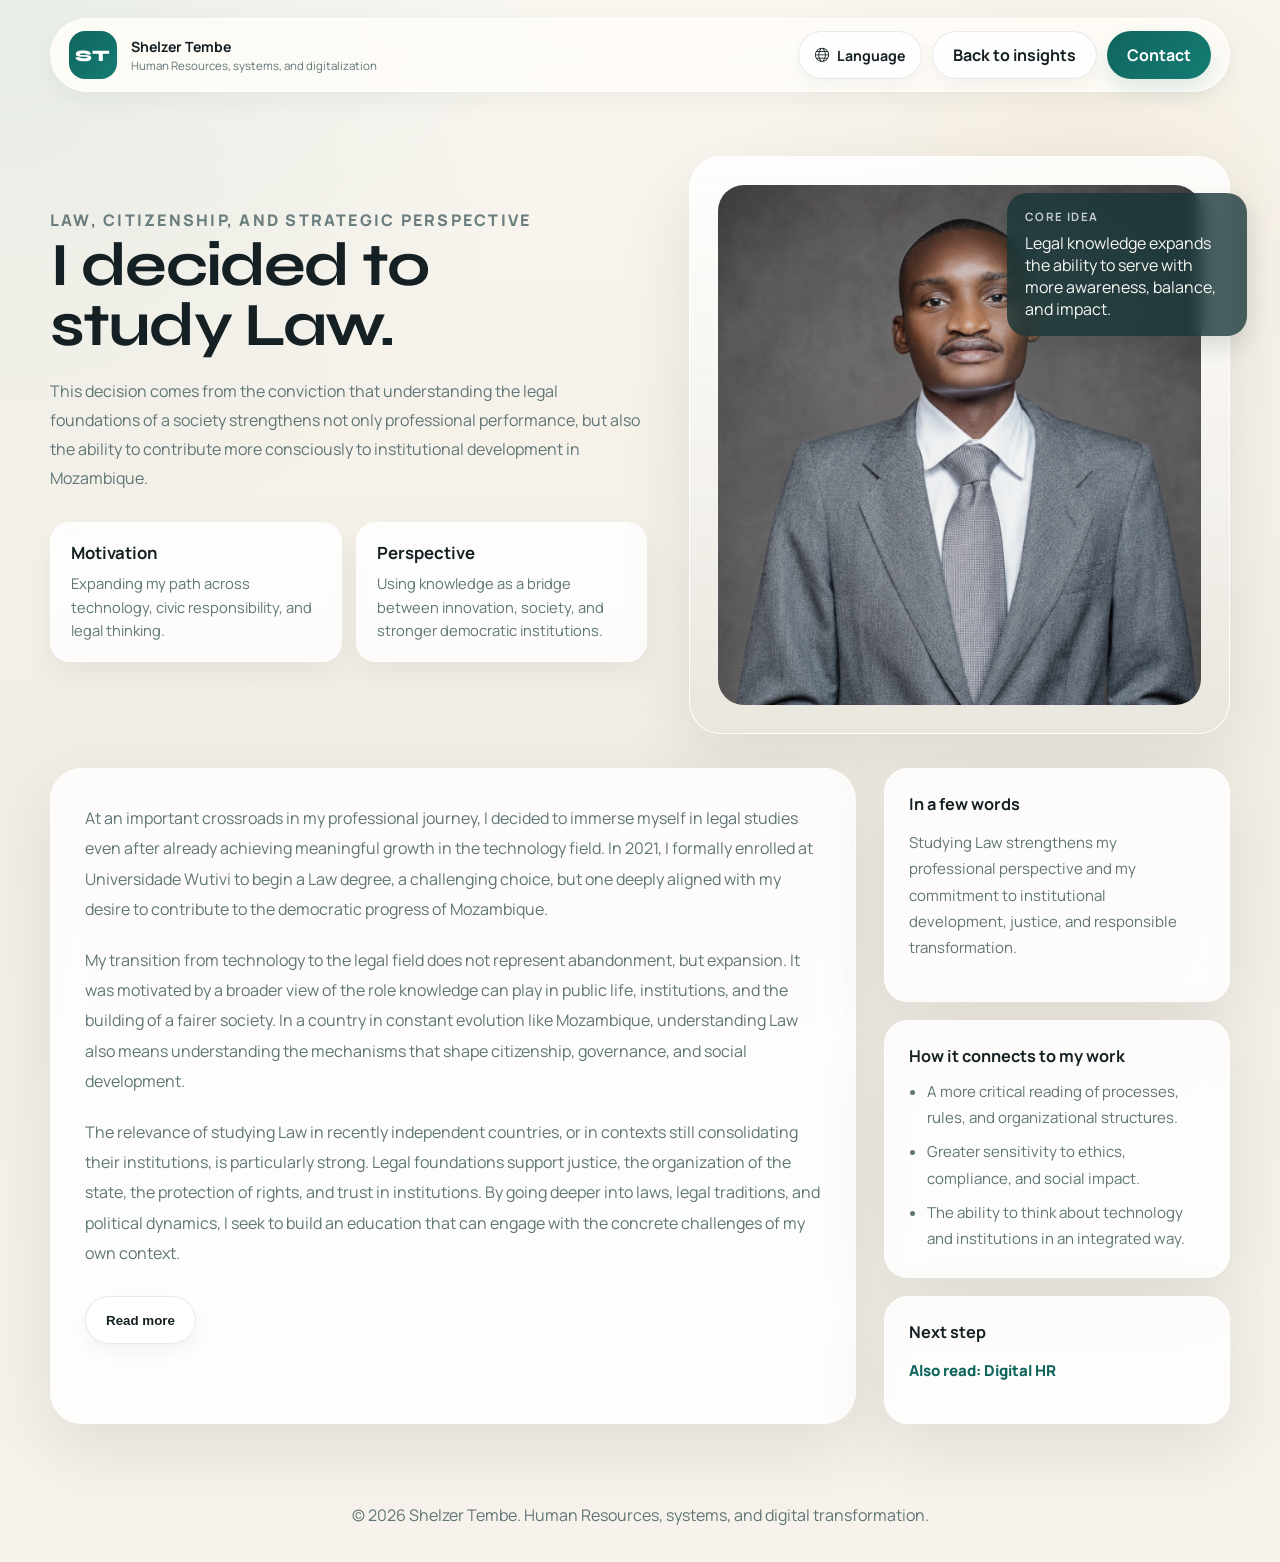
<file: shelzertembe/decidi-estudar-direito-en.html>
<!DOCTYPE html>
<html lang="en">
<head>
    <script async src="https://www.googletagmanager.com/gtag/js?id=G-PT7D8NVJNS"></script>
    <script>
        window.dataLayer = window.dataLayer || [];
        function gtag(){dataLayer.push(arguments);}
        gtag('js', new Date());
        gtag('config', 'G-PT7D8NVJNS');
    </script>
    <meta charset="utf-8">
    <meta name="viewport" content="width=device-width, initial-scale=1">
    <meta name="description" content="Reflection by Shelzer Tembe on the decision to study Law and its value for professional and institutional development.">
    <meta name="author" content="Shelzer Tembe">
    <title>I decided to study Law | Shelzer Tembe</title>
    <link rel="preconnect" href="https://fonts.googleapis.com">
    <link rel="preconnect" href="https://fonts.gstatic.com" crossorigin>
    <link href="https://fonts.googleapis.com/css2?family=Manrope:wght@400;500;600;700;800&family=Syne:wght@500;700;800&display=swap" rel="stylesheet">
    <link rel="stylesheet" href="assets/vendors/themify-icons/css/themify-icons.css">
    <link rel="stylesheet" href="assets/css/article.css">
    <link rel="apple-touch-icon" sizes="180x180" href="assets/favicon/apple-touch-icon.png">
    <link rel="icon" type="image/png" sizes="32x32" href="assets/favicon/favicon-32x32.png">
    <link rel="icon" type="image/png" sizes="16x16" href="assets/favicon/favicon-16x16.png">
    <link rel="manifest" href="assets/favicon/site.webmanifest">
</head>
<body>
    <div class="page-shell">
        <header class="topbar">
            <a class="brand" href="index-en.html" aria-label="Back to portfolio" translate="no">
                <span class="brand-mark" translate="no">ST</span>
                <span class="brand-copy">
                    <strong translate="no">Shelzer Tembe</strong>
                    <span>Human Resources, systems, and digitalization</span>
                </span>
            </a>
            <div class="top-actions">
                <div class="language-switcher" data-language-switcher>
                    <button class="language-toggle" type="button" aria-expanded="false" aria-haspopup="true">
                        <span class="ti-world" aria-hidden="true"></span>
                        <span>Language</span>
                    </button>
                    <div class="language-menu" role="menu" aria-label="Select language">
                        <a class="language-option" href="decidi-estudar-direito.html" data-language="pt" role="menuitem">Português</a>
                        <a class="language-option" href="decidi-estudar-direito-en.html" data-language="en" role="menuitem">English</a>
                    </div>
                </div>
                <a class="btn btn-secondary" href="index-en.html#insights">Back to insights</a>
                <a class="btn btn-primary" href="index-en.html#contact">Contact</a>
            </div>
        </header>
        <section class="article-hero">
            <div class="article-intro">
                <p class="eyebrow">Law, citizenship, and strategic perspective</p>
                <h1>I decided to study Law.</h1>
                <p>
                    This decision comes from the conviction that understanding the legal foundations of a society
                    strengthens not only professional performance, but also the ability to contribute
                    more consciously to institutional development in Mozambique.
                </p>
                <div class="hero-meta">
                    <div class="meta-card">
                        <strong>Motivation</strong>
                        <span>Expanding my path across technology, civic responsibility, and legal thinking.</span>
                    </div>
                    <div class="meta-card">
                        <strong>Perspective</strong>
                        <span>Using knowledge as a bridge between innovation, society, and stronger democratic institutions.</span>
                    </div>
                </div>
            </div>
            <div class="hero-panel">
                <img class="hero-image" src="assets/imgs/blog1.jpg" alt="Reflection on studying Law">
                <div class="panel-note">
                    <span>Core idea</span>
                    Legal knowledge expands the ability to serve with more awareness, balance, and impact.
                </div>
            </div>
        </section>
        <section class="article-layout">
            <article class="article-card">
                <div class="article-body">
                    <p>At an important crossroads in my professional journey, I decided to immerse myself in legal studies even after already achieving meaningful growth in the technology field. In 2021, I formally enrolled at Universidade Wutivi to begin a Law degree, a challenging choice, but one deeply aligned with my desire to contribute to the democratic progress of Mozambique.</p>
                    <p>My transition from technology to the legal field does not represent abandonment, but expansion. It was motivated by a broader view of the role knowledge can play in public life, institutions, and the building of a fairer society. In a country in constant evolution like Mozambique, understanding Law also means understanding the mechanisms that shape citizenship, governance, and social development.</p>
                    <p>The relevance of studying Law in recently independent countries, or in contexts still consolidating their institutions, is particularly strong. Legal foundations support justice, the organization of the state, the protection of rights, and trust in institutions. By going deeper into laws, legal traditions, and political dynamics, I seek to build an education that can engage with the concrete challenges of my own context.</p>
                    <div class="article-split" id="article-law-more">
                        <p>My desire to contribute to the improvement of Mozambican democracy grows from the awareness that the legal system is not merely a set of rules. It shapes social relationships, protects rights, defines responsibilities, and directly influences how people live and participate in collective life. In that sense, studying Law is also an act of civic responsibility.</p>
                        <p>Universidade Wutivi provides me with a valuable learning environment for this path. Exposure to legal theory, interpretation, and practical application helps me develop critical thinking and institutional sensitivity. These capabilities connect naturally with my previous experience in technology, where I had already been working with systems, processes, and implementation.</p>
                        <p>I see technology and Law as complementary fields. Digital evolution raises new ethical, social, and regulatory questions, which is why I believe professionals who understand both worlds will have an increasingly relevant role. By combining technical experience with legal education, I aim to contribute to solutions that encourage innovation while also protecting rights and promoting social balance.</p>
                        <p>Contributing to democratic improvement does not stop at the academic level. It requires active participation, attention to the real needs of society, and a willingness to contribute through ideas, projects, and debates that help strengthen transparency, justice, and inclusion. This academic choice is part of a broader commitment to building a stronger and more equitable Mozambique.</p>
                        <p>In short, studying Law is a natural extension of my search for deeper impact. It is a way of broadening my horizon, taking on new responsibilities, and preparing myself to contribute with greater clarity, awareness, and usefulness to institutions and to society.</p>
                    </div>
                    <button class="btn btn-secondary article-toggle" type="button" data-toggle-article="article-law-more" aria-expanded="false">Read more</button>
                </div>
            </article>
            <aside class="sidebar">
                <div class="sidebar-card">
                    <h3>In a few words</h3>
                    <p>Studying Law strengthens my professional perspective and my commitment to institutional development, justice, and responsible transformation.</p>
                </div>
                <div class="sidebar-card">
                    <h3>How it connects to my work</h3>
                    <ul>
                        <li>A more critical reading of processes, rules, and organizational structures.</li>
                        <li>Greater sensitivity to ethics, compliance, and social impact.</li>
                        <li>The ability to think about technology and institutions in an integrated way.</li>
                    </ul>
                </div>
                <div class="sidebar-card">
                    <h3>Next step</h3>
                    <p><a class="back-link" href="rh-digital-en.html">Also read: Digital HR</a></p>
                </div>
            </aside>
        </section>
        <footer class="footer">
            <p>&copy; <span id="year"></span> Shelzer Tembe. Human Resources, systems, and digital transformation.</p>
        </footer>
    </div>
    <script src="assets/js/article.js"></script>
</body>
</html>
</file>
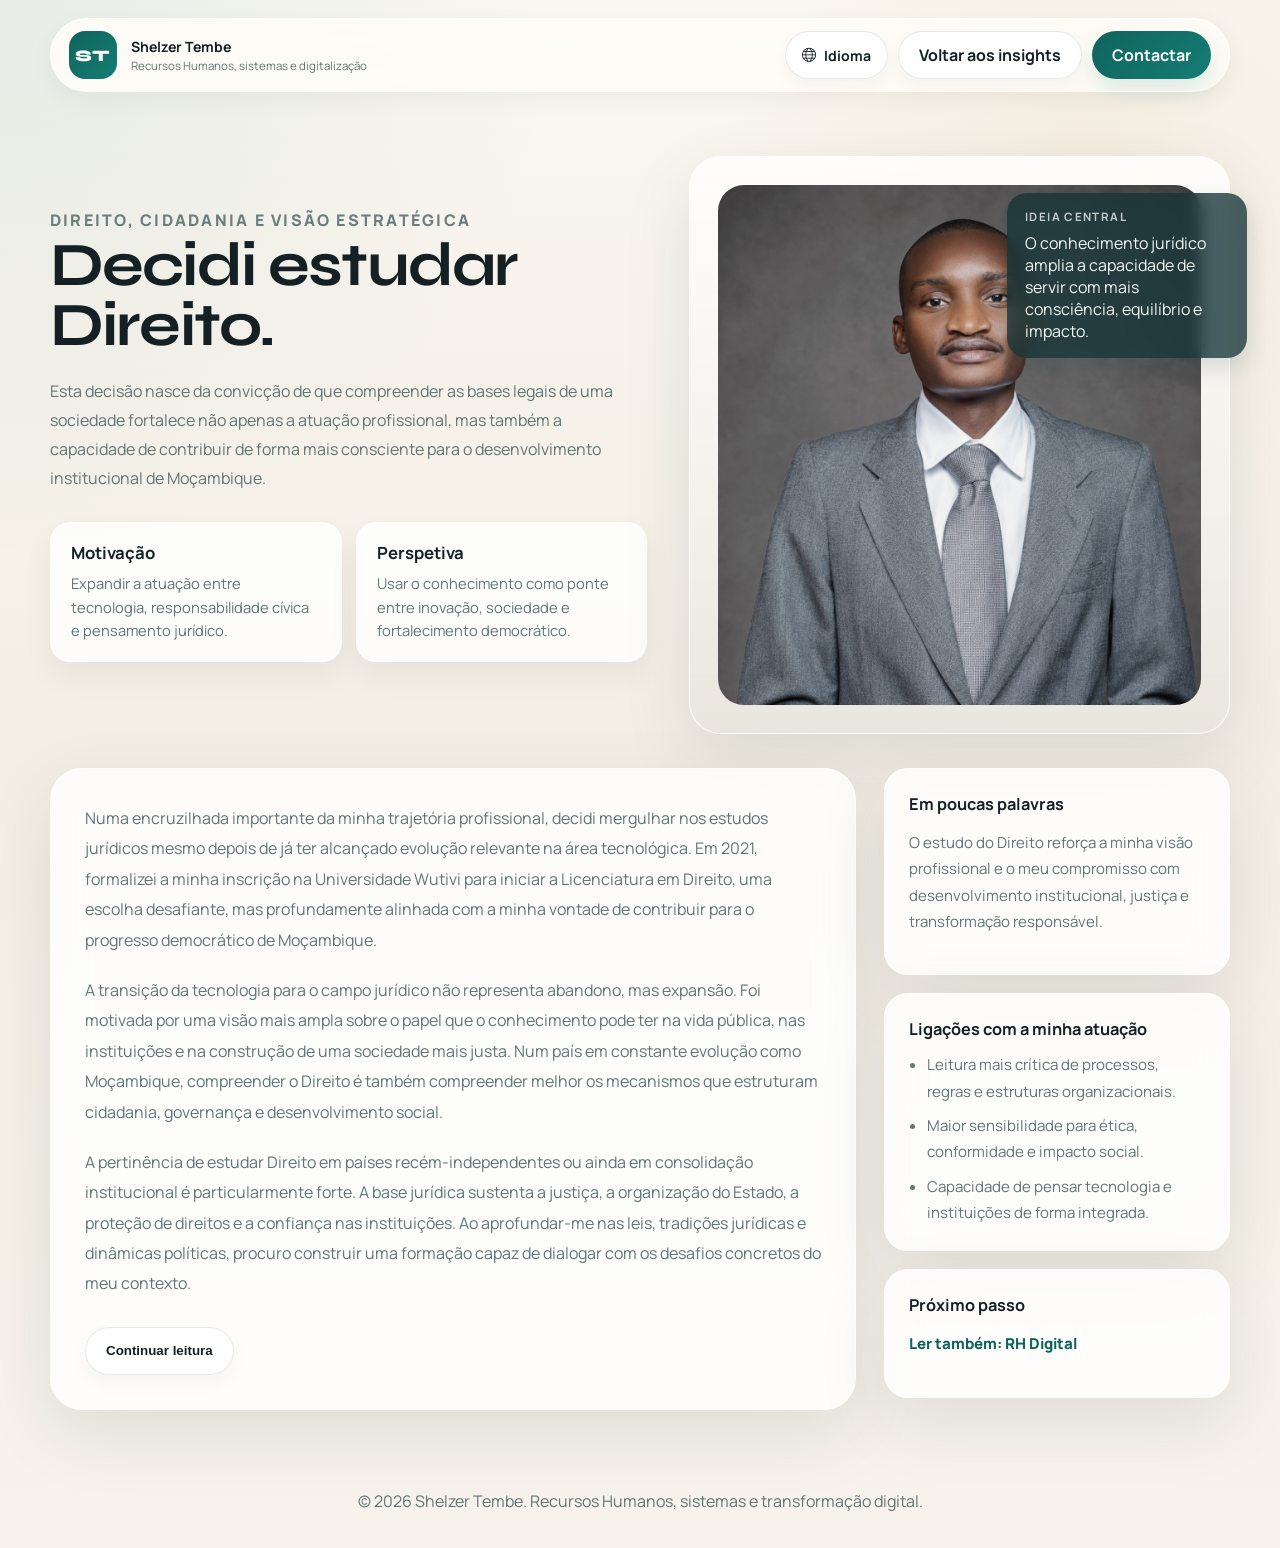
<file: shelzertembe/decidi-estudar-direito.html>
<!DOCTYPE html>
<html lang="pt">
<head>
    <script async src="https://www.googletagmanager.com/gtag/js?id=G-PT7D8NVJNS"></script>
    <script>
        window.dataLayer = window.dataLayer || [];
        function gtag(){dataLayer.push(arguments);}
        gtag('js', new Date());
        gtag('config', 'G-PT7D8NVJNS');
    </script>

    <meta charset="utf-8">
    <meta name="viewport" content="width=device-width, initial-scale=1">
    <meta name="description" content="Reflexão de Shelzer Tembe sobre a decisão de estudar Direito e o seu valor para o desenvolvimento democrático e profissional.">
    <meta name="author" content="Shelzer Tembe">
    <title>Decidi estudar Direito | Shelzer Tembe</title>

    <link rel="preconnect" href="https://fonts.googleapis.com">
    <link rel="preconnect" href="https://fonts.gstatic.com" crossorigin>
    <link href="https://fonts.googleapis.com/css2?family=Manrope:wght@400;500;600;700;800&family=Syne:wght@500;700;800&display=swap" rel="stylesheet">
    <link rel="stylesheet" href="assets/vendors/themify-icons/css/themify-icons.css">
    <link rel="stylesheet" href="assets/css/article.css">
    <link rel="apple-touch-icon" sizes="180x180" href="assets/favicon/apple-touch-icon.png">
    <link rel="icon" type="image/png" sizes="32x32" href="assets/favicon/favicon-32x32.png">
    <link rel="icon" type="image/png" sizes="16x16" href="assets/favicon/favicon-16x16.png">
    <link rel="manifest" href="assets/favicon/site.webmanifest">
</head>
<body>
    <div class="page-shell">
        <header class="topbar">
            <a class="brand" href="index.html" aria-label="Voltar ao portfólio" translate="no">
                <span class="brand-mark" translate="no">ST</span>
                <span class="brand-copy">
                    <strong translate="no">Shelzer Tembe</strong>
                    <span>Recursos Humanos, sistemas e digitalização</span>
                </span>
            </a>

            <div class="top-actions">
                <div class="language-switcher" data-language-switcher>
                    <button class="language-toggle" type="button" aria-expanded="false" aria-haspopup="true">
                        <span class="ti-world" aria-hidden="true"></span>
                        <span>Idioma</span>
                    </button>
                    <div class="language-menu" role="menu" aria-label="Selecionar idioma">
                        <a class="language-option" href="decidi-estudar-direito.html" data-language="pt" role="menuitem">Português</a>
                        <a class="language-option" href="decidi-estudar-direito-en.html" data-language="en" role="menuitem" rel="noopener">English</a>
                    </div>
                </div>
                <a class="btn btn-secondary" href="index.html#insights">Voltar aos insights</a>
                <a class="btn btn-primary" href="index.html#contact">Contactar</a>
            </div>
        </header>

        <section class="article-hero">
            <div class="article-intro">
                <p class="eyebrow">Direito, cidadania e visão estratégica</p>
                <h1>Decidi estudar Direito.</h1>
                <p>
                    Esta decisão nasce da convicção de que compreender as bases legais de uma sociedade
                    fortalece não apenas a atuação profissional, mas também a capacidade de contribuir
                    de forma mais consciente para o desenvolvimento institucional de Moçambique.
                </p>

                <div class="hero-meta">
                    <div class="meta-card">
                        <strong>Motivação</strong>
                        <span>Expandir a atuação entre tecnologia, responsabilidade cívica e pensamento jurídico.</span>
                    </div>
                    <div class="meta-card">
                        <strong>Perspetiva</strong>
                        <span>Usar o conhecimento como ponte entre inovação, sociedade e fortalecimento democrático.</span>
                    </div>
                </div>
            </div>

            <div class="hero-panel">
                <img class="hero-image" src="assets/imgs/blog1.jpg" alt="Reflexão sobre o estudo de Direito">
                <div class="panel-note">
                    <span>Ideia central</span>
                    O conhecimento jurídico amplia a capacidade de servir com mais consciência, equilíbrio e impacto.
                </div>
            </div>
        </section>

        <section class="article-layout">
            <article class="article-card">
                <div class="article-body">
                    <p>Numa encruzilhada importante da minha trajetória profissional, decidi mergulhar nos estudos jurídicos mesmo depois de já ter alcançado evolução relevante na área tecnológica. Em 2021, formalizei a minha inscrição na Universidade Wutivi para iniciar a Licenciatura em Direito, uma escolha desafiante, mas profundamente alinhada com a minha vontade de contribuir para o progresso democrático de Moçambique.</p>
                    <p>A transição da tecnologia para o campo jurídico não representa abandono, mas expansão. Foi motivada por uma visão mais ampla sobre o papel que o conhecimento pode ter na vida pública, nas instituições e na construção de uma sociedade mais justa. Num país em constante evolução como Moçambique, compreender o Direito é também compreender melhor os mecanismos que estruturam cidadania, governança e desenvolvimento social.</p>
                    <p>A pertinência de estudar Direito em países recém-independentes ou ainda em consolidação institucional é particularmente forte. A base jurídica sustenta a justiça, a organização do Estado, a proteção de direitos e a confiança nas instituições. Ao aprofundar-me nas leis, tradições jurídicas e dinâmicas políticas, procuro construir uma formação capaz de dialogar com os desafios concretos do meu contexto.</p>

                    <div class="article-split" id="article-law-more">
                        <p>A minha vontade de contribuir para o aperfeiçoamento da democracia moçambicana cresce a partir da consciência de que o sistema legal não é apenas um conjunto de normas. Ele molda relações sociais, protege direitos, estabelece responsabilidades e influencia diretamente a forma como as pessoas vivem e participam na vida coletiva. Nesse sentido, estudar Direito também é um ato de responsabilidade cívica.</p>
                        <p>A Universidade Wutivi proporciona-me um ambiente de aprendizagem valioso para este percurso. O contacto com teoria jurídica, interpretação legal e aplicação prática ajuda-me a desenvolver pensamento crítico e sensibilidade institucional. Essas competências dialogam de forma muito natural com a minha experiência anterior em tecnologia, onde já vinha trabalhando com sistemas, processos e implementação.</p>
                        <p>Vejo tecnologia e Direito como áreas complementares. A evolução digital coloca novas questões éticas, sociais e regulatórias, e por isso acredito que profissionais capazes de compreender ambos os universos terão um papel cada vez mais relevante. Ao combinar experiência técnica com formação jurídica, pretendo contribuir para soluções que incentivem inovação, mas que também protejam direitos e promovam equilíbrio social.</p>
                        <p>Contribuir para o aperfeiçoamento da democracia não se limita ao espaço académico. Exige participação ativa, atenção às necessidades reais da sociedade e disposição para colaborar com ideias, projetos e debates que ajudem a fortalecer transparência, justiça e inclusão. Esta escolha académica faz parte de um compromisso mais amplo com a construção de uma Moçambique mais robusta e equitativa.</p>
                        <p>Em síntese, estudar Direito é uma extensão natural da minha busca por impacto mais profundo. É uma forma de alargar horizontes, assumir novas responsabilidades e preparar-me para contribuir com maior clareza, consciência e utilidade para as instituições e para a sociedade.</p>
                    </div>

                    <button class="btn btn-secondary article-toggle" type="button" data-toggle-article="article-law-more" aria-expanded="false">Continuar leitura</button>
                </div>
            </article>

            <aside class="sidebar">
                <div class="sidebar-card">
                    <h3>Em poucas palavras</h3>
                    <p>O estudo do Direito reforça a minha visão profissional e o meu compromisso com desenvolvimento institucional, justiça e transformação responsável.</p>
                </div>

                <div class="sidebar-card">
                    <h3>Ligações com a minha atuação</h3>
                    <ul>
                        <li>Leitura mais crítica de processos, regras e estruturas organizacionais.</li>
                        <li>Maior sensibilidade para ética, conformidade e impacto social.</li>
                        <li>Capacidade de pensar tecnologia e instituições de forma integrada.</li>
                    </ul>
                </div>

                <div class="sidebar-card">
                    <h3>Próximo passo</h3>
                    <p><a class="back-link" href="rh-digital.html">Ler também: RH Digital</a></p>
                </div>
            </aside>
        </section>

        <footer class="footer">
            <p>&copy; <span id="year"></span> Shelzer Tembe. Recursos Humanos, sistemas e transformação digital.</p>
        </footer>
    </div>

    <script src="assets/js/article.js"></script>
</body>
</html>
</file>
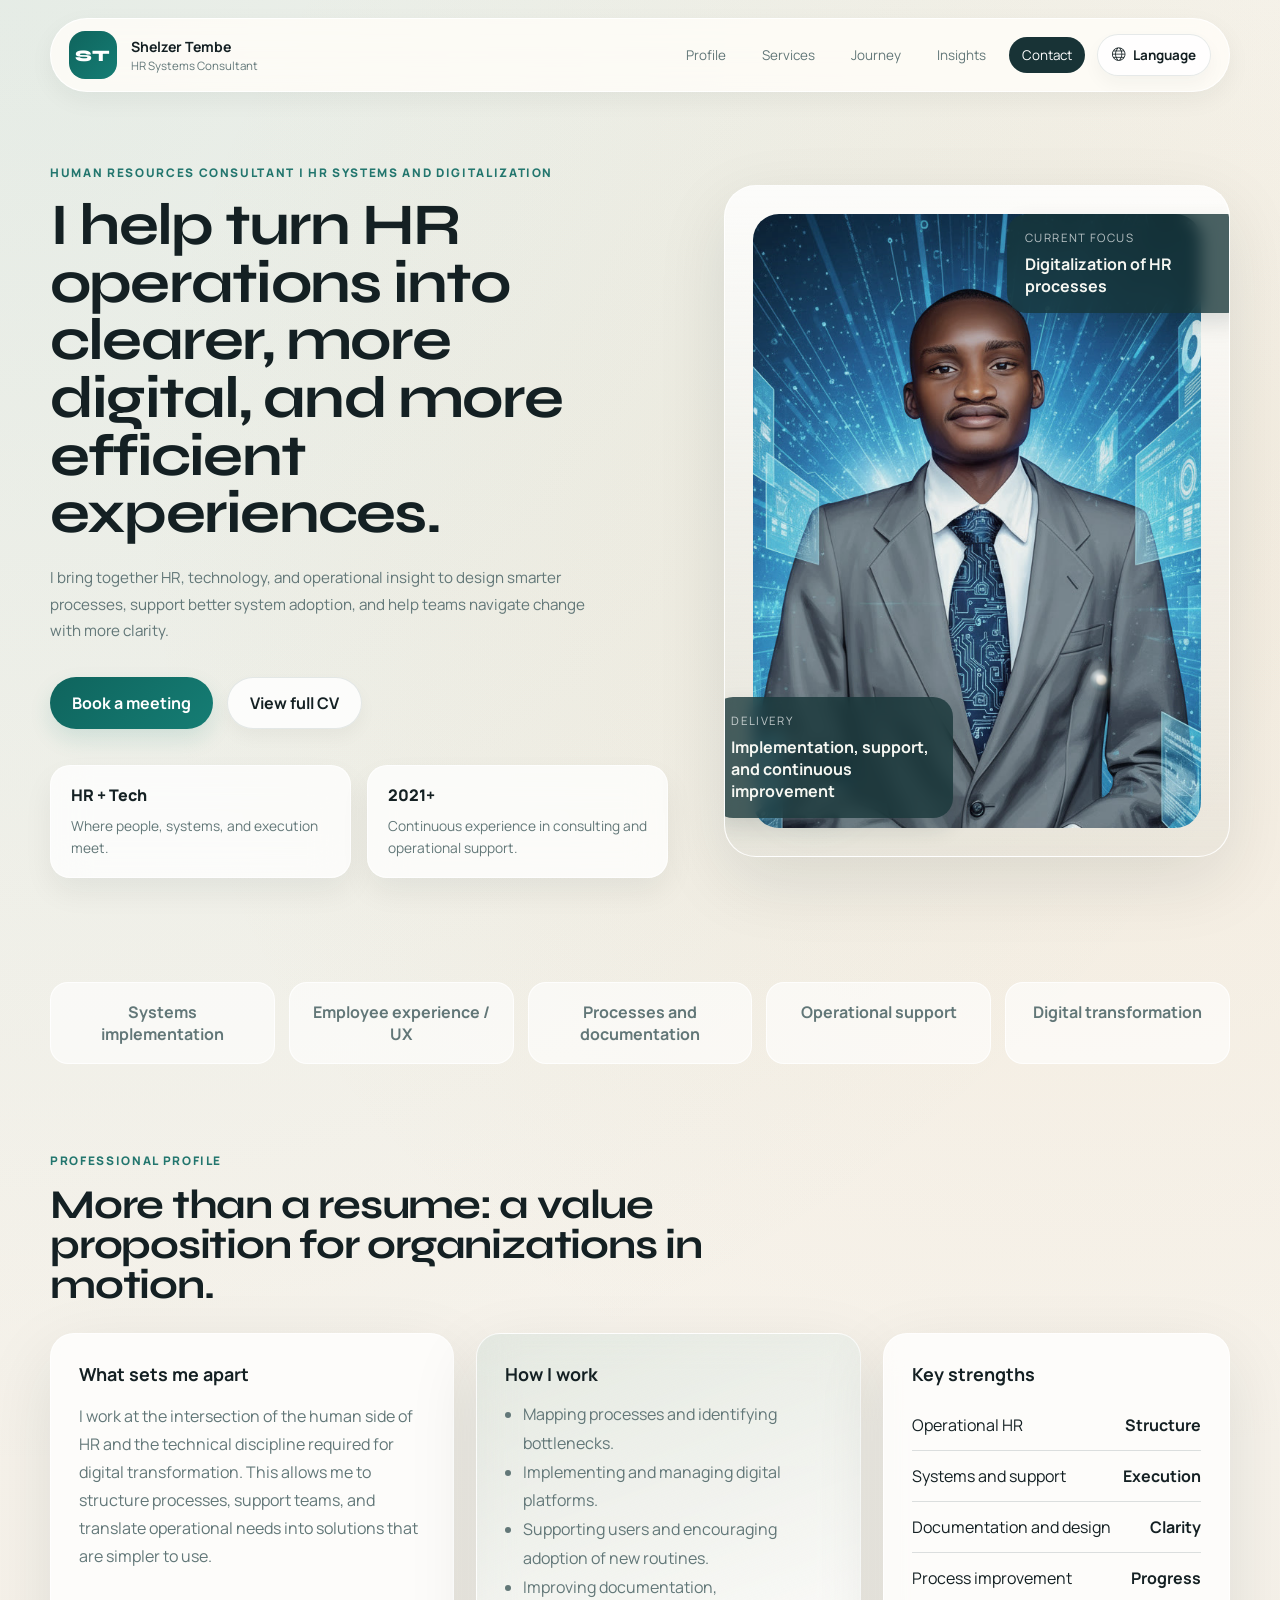
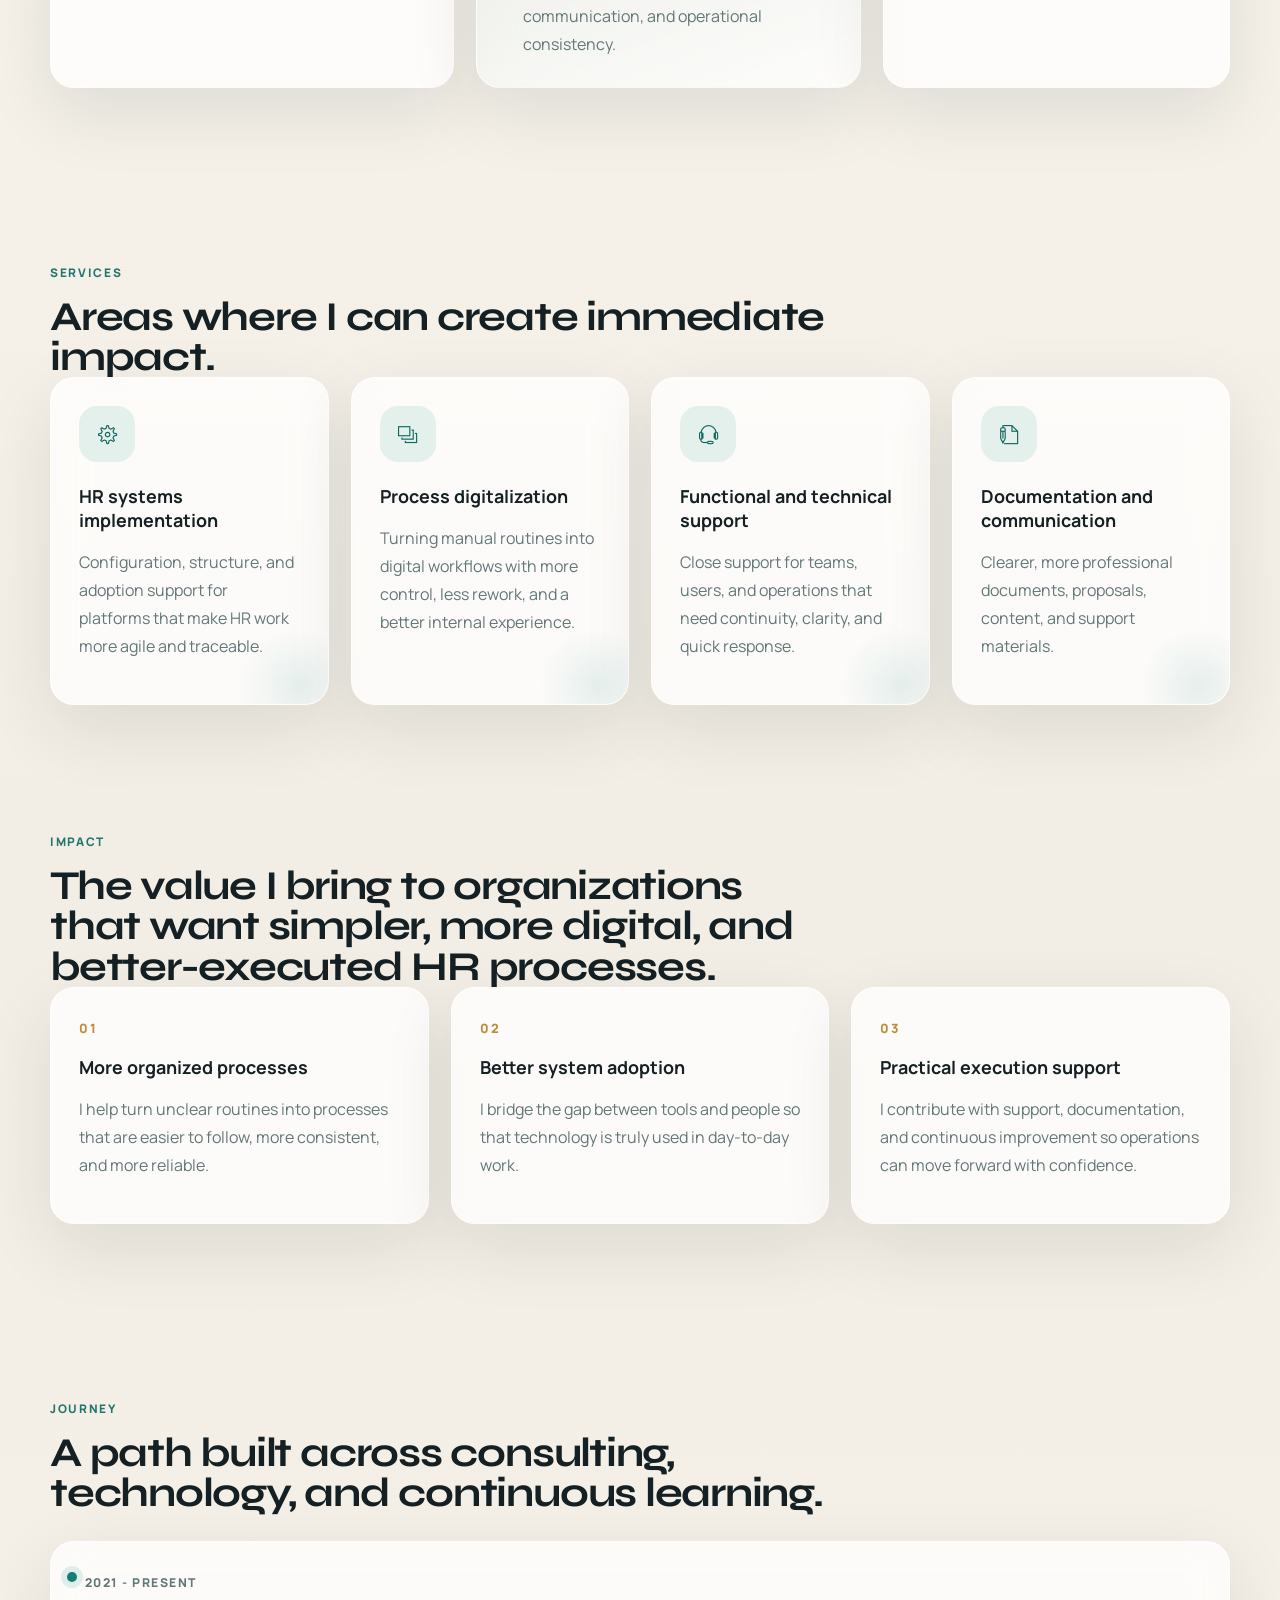
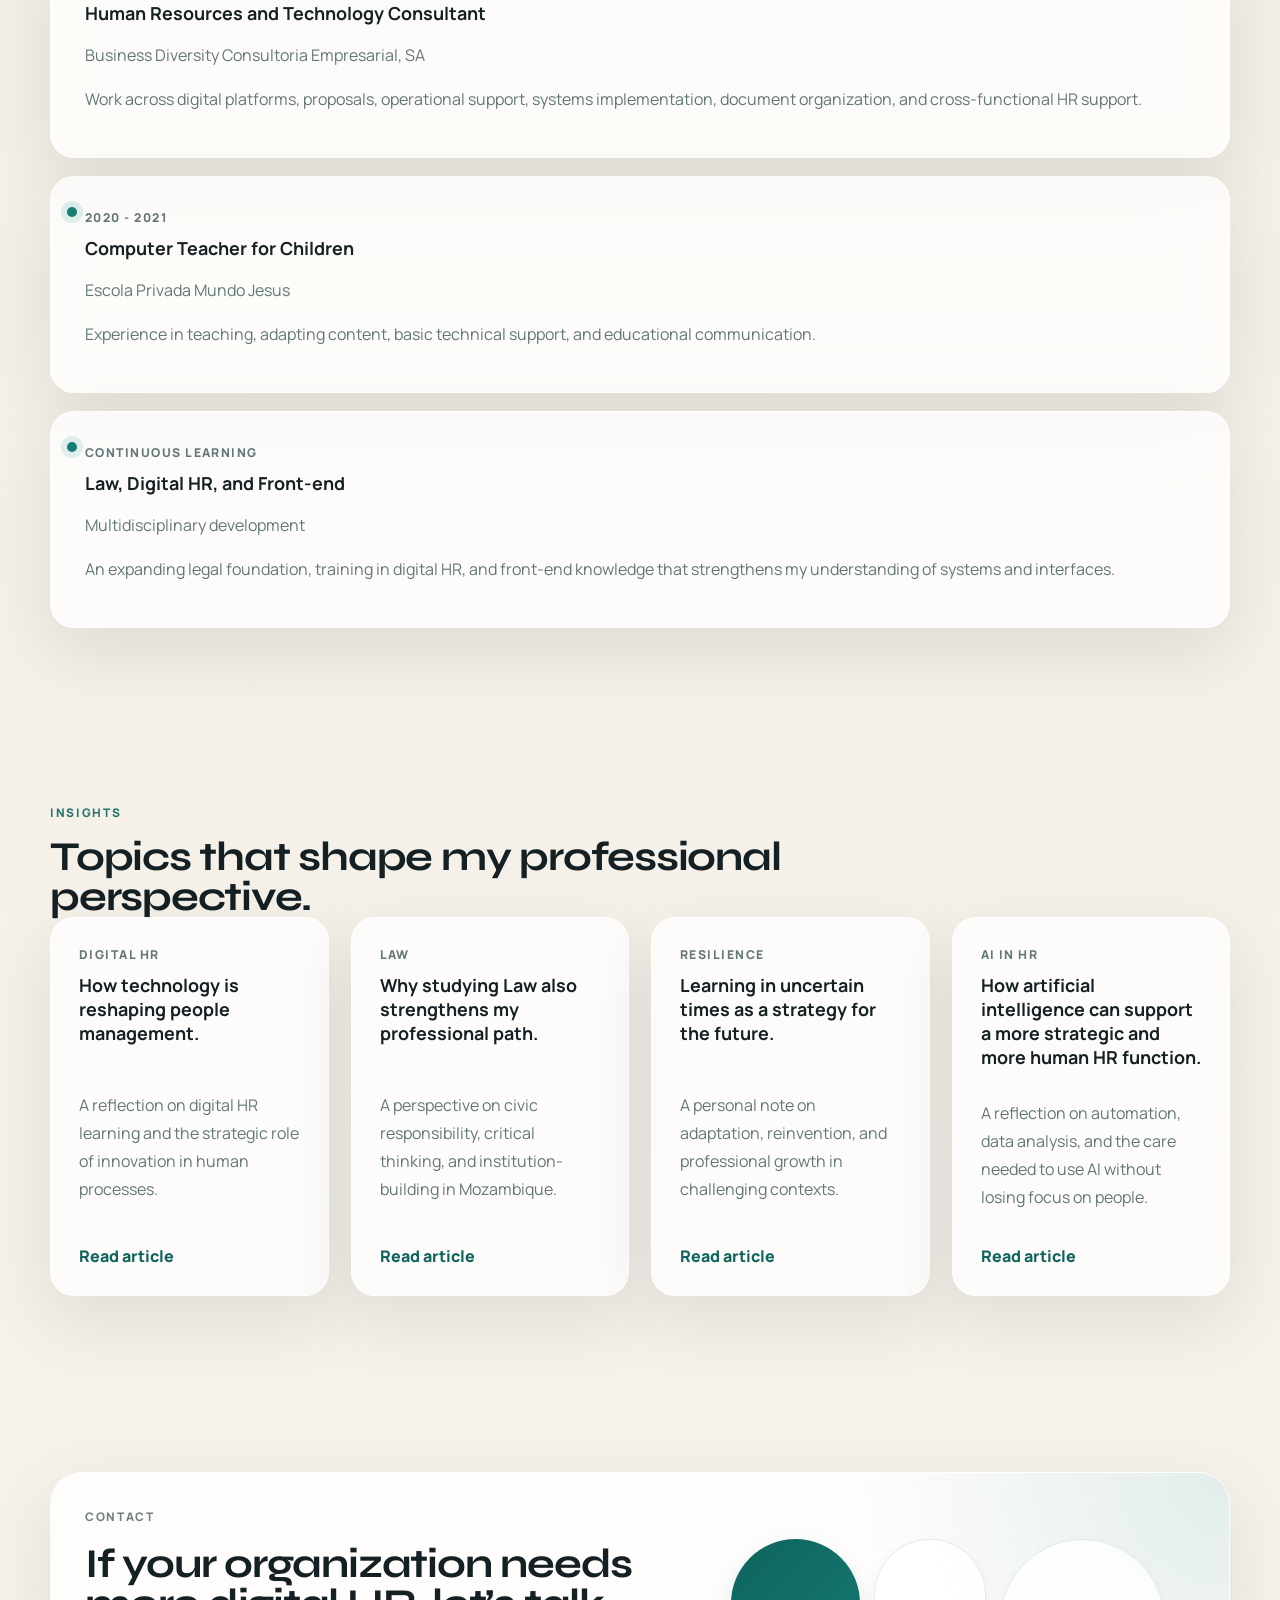
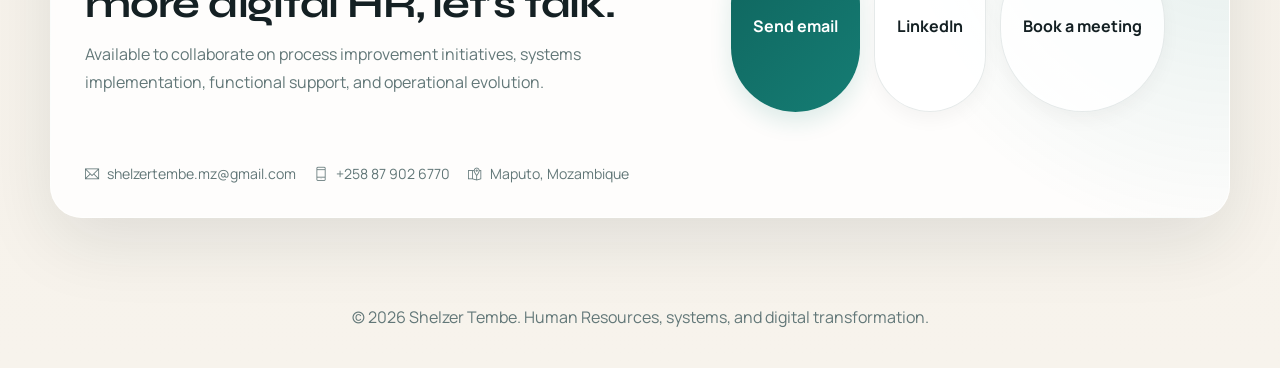
<file: shelzertembe/index-en.html>
<!DOCTYPE html>
<html lang="en">
<head>
    <script async src="https://www.googletagmanager.com/gtag/js?id=G-PT7D8NVJNS"></script>
    <script>
        window.dataLayer = window.dataLayer || [];
        function gtag(){dataLayer.push(arguments);}
        gtag('js', new Date());
        gtag('config', 'G-PT7D8NVJNS');
    </script>

    <meta charset="utf-8">
    <meta name="viewport" content="width=device-width, initial-scale=1">
    <meta name="keywords" content="Shelzer Tembe, HR consultant, HR systems, digitization, digital HR, digital transformation">
    <meta name="description" content="Portfolio of Shelzer Tembe, HR Systems Consultant focused on digital HR processes, operational support, and transformation.">
    <meta name="author" content="Shelzer Tembe">

    <title>Shelzer Tembe | HR Systems and Digital Transformation</title>

    <link rel="preconnect" href="https://fonts.googleapis.com">
    <link rel="preconnect" href="https://fonts.gstatic.com" crossorigin>
    <link href="https://fonts.googleapis.com/css2?family=Manrope:wght@400;500;600;700;800&family=Syne:wght@500;700;800&display=swap" rel="stylesheet">
    <link rel="stylesheet" href="assets/vendors/themify-icons/css/themify-icons.css">
    <link rel="stylesheet" href="assets/css/modern-portfolio.css">
    <link rel="apple-touch-icon" sizes="180x180" href="assets/favicon/apple-touch-icon.png">
    <link rel="icon" type="image/png" sizes="32x32" href="assets/favicon/favicon-32x32.png">
    <link rel="icon" type="image/png" sizes="16x16" href="assets/favicon/favicon-16x16.png">
    <link rel="manifest" href="assets/favicon/site.webmanifest">
</head>
<body>
    <div class="site-shell">
        <header class="topbar">
            <a class="brand" href="#home" aria-label="Back to top" translate="no">
                <span class="brand-mark" translate="no">ST</span>
                <span class="brand-copy">
                    <strong translate="no">Shelzer Tembe</strong>
                    <span>HR Systems Consultant</span>
                </span>
            </a>

            <button class="menu-toggle" type="button" aria-expanded="false" aria-controls="site-nav" aria-label="Open menu">
                <span></span>
                <span></span>
            </button>

            <div class="topbar-actions">
                <nav class="nav" id="site-nav">
                    <a href="#about">Profile</a>
                    <a href="#services">Services</a>
                    <a href="#journey">Journey</a>
                    <a href="#insights">Insights</a>
                    <a href="#contact" class="nav-cta">Contact</a>
                </nav>

                <div class="language-switcher" data-language-switcher>
                    <button class="language-toggle" type="button" aria-expanded="false" aria-haspopup="true">
                        <span class="ti-world" aria-hidden="true"></span>
                        <span>Language</span>
                    </button>
                    <div class="language-menu" role="menu" aria-label="Select language">
                        <a class="language-option" href="index.html" data-language="pt" role="menuitem">Português</a>
                        <a class="language-option" href="index-en.html" data-language="en" role="menuitem">English</a>
                    </div>
                </div>
            </div>
        </header>

        <main id="home">
            <section class="hero section">
                <div class="hero-copy reveal">
                    <p class="eyebrow">Human Resources Consultant | HR Systems and Digitalization</p>
                    <h1>I help turn HR operations into clearer, more digital, and more efficient experiences.</h1>
                    <p class="hero-lead">
                        I bring together HR, technology, and operational insight to design smarter processes,
                        support better system adoption, and help teams navigate change with more clarity.
                    </p>

                    <div class="hero-actions">
                        <a class="btn btn-primary" href="https://calendar.app.google/h9ZB6BwrLzTxnRvbA">Book a meeting</a>
                        <a class="btn btn-secondary" href="pdf/Shelzer_Tembe _cv.pdf" target="_blank" rel="noopener" translate="no">View full CV</a>
                    </div>

                    <div class="hero-proof">
                        <div class="proof-card">
                            <span class="proof-value">HR + Tech</span>
                            <span class="proof-label">Where people, systems, and execution meet.</span>
                        </div>
                        <div class="proof-card">
                            <span class="proof-value">2021+</span>
                            <span class="proof-label">Continuous experience in consulting and operational support.</span>
                        </div>
                    </div>
                </div>

                <div class="hero-visual reveal reveal-delay">
                    <div class="portrait-panel">
                        <div class="portrait-glow"></div>
                        <div class="hero-orb" aria-hidden="true">
                            <span class="hero-orb-core"></span>
                        </div>
                        <img src="assets/imgs/avatar.jpg" alt="Portrait of Shelzer Tembe" class="portrait">

                        <div class="floating-card card-a">
                            <span class="floating-title">Current focus</span>
                            <strong>Digitalization of HR processes</strong>
                        </div>

                        <div class="floating-card card-b">
                            <span class="floating-title">Delivery</span>
                            <strong>Implementation, support, and continuous improvement</strong>
                        </div>
                    </div>
                </div>
            </section>

            <section class="trust-strip reveal" aria-label="Areas of focus">
                <span>Systems implementation</span>
                <span>Employee experience / UX</span>
                <span>Processes and documentation</span>
                <span>Operational support</span>
                <span>Digital transformation</span>
            </section>

            <section class="section section-grid" id="about">
                <div class="section-heading reveal">
                    <p class="eyebrow">Professional profile</p>
                    <h2>More than a resume: a value proposition for organizations in motion.</h2>
                </div>

                <div class="about-layout">
                    <article class="feature-card reveal">
                        <h3>What sets me apart</h3>
                        <p>
                            I work at the intersection of the human side of HR and the technical discipline
                            required for digital transformation. This allows me to structure processes, support teams,
                            and translate operational needs into solutions that are simpler to use.
                        </p>
                    </article>

                    <article class="feature-card accent reveal">
                        <h3>How I work</h3>
                        <ul class="clean-list">
                            <li>Mapping processes and identifying bottlenecks.</li>
                            <li>Implementing and managing digital platforms.</li>
                            <li>Supporting users and encouraging adoption of new routines.</li>
                            <li>Improving documentation, communication, and operational consistency.</li>
                        </ul>
                    </article>

                    <article class="feature-card stats reveal">
                        <h3>Key strengths</h3>
                        <div class="stat-row">
                            <span>Operational HR</span>
                            <strong>Structure</strong>
                        </div>
                        <div class="stat-row">
                            <span>Systems and support</span>
                            <strong>Execution</strong>
                        </div>
                        <div class="stat-row">
                            <span>Documentation and design</span>
                            <strong>Clarity</strong>
                        </div>
                        <div class="stat-row">
                            <span>Process improvement</span>
                            <strong>Progress</strong>
                        </div>
                    </article>
                </div>
            </section>

            <section class="section" id="services">
                <div class="section-heading reveal">
                    <p class="eyebrow">Services</p>
                    <h2>Areas where I can create immediate impact.</h2>
                </div>

                <div class="services-grid">
                    <article class="service-card reveal">
                        <i class="ti-settings service-icon" aria-hidden="true"></i>
                        <h3>HR systems implementation</h3>
                        <p>Configuration, structure, and adoption support for platforms that make HR work more agile and traceable.</p>
                    </article>

                    <article class="service-card reveal">
                        <i class="ti-layers-alt service-icon" aria-hidden="true"></i>
                        <h3>Process digitalization</h3>
                        <p>Turning manual routines into digital workflows with more control, less rework, and a better internal experience.</p>
                    </article>

                    <article class="service-card reveal">
                        <i class="ti-headphone-alt service-icon" aria-hidden="true"></i>
                        <h3>Functional and technical support</h3>
                        <p>Close support for teams, users, and operations that need continuity, clarity, and quick response.</p>
                    </article>

                    <article class="service-card reveal">
                        <i class="ti-write service-icon" aria-hidden="true"></i>
                        <h3>Documentation and communication</h3>
                        <p>Clearer, more professional documents, proposals, content, and support materials.</p>
                    </article>
                </div>
            </section>

            <section class="section impact-section">
                <div class="section-heading reveal">
                    <p class="eyebrow">Impact</p>
                    <h2>The value I bring to organizations that want simpler, more digital, and better-executed HR processes.</h2>
                </div>

                <div class="impact-grid">
                    <article class="impact-card reveal">
                        <span class="impact-number">01</span>
                        <h3>More organized processes</h3>
                        <p>I help turn unclear routines into processes that are easier to follow, more consistent, and more reliable.</p>
                    </article>
                    <article class="impact-card reveal">
                        <span class="impact-number">02</span>
                        <h3>Better system adoption</h3>
                        <p>I bridge the gap between tools and people so that technology is truly used in day-to-day work.</p>
                    </article>
                    <article class="impact-card reveal">
                        <span class="impact-number">03</span>
                        <h3>Practical execution support</h3>
                        <p>I contribute with support, documentation, and continuous improvement so operations can move forward with confidence.</p>
                    </article>
                </div>
            </section>

            <section class="section section-grid" id="journey">
                <div class="section-heading reveal">
                    <p class="eyebrow">Journey</p>
                    <h2>A path built across consulting, technology, and continuous learning.</h2>
                </div>

                <div class="timeline">
                    <article class="timeline-card reveal">
                        <span class="timeline-year">2021 - present</span>
                        <h3>Human Resources and Technology Consultant</h3>
                        <p class="timeline-place">Business Diversity Consultoria Empresarial, SA</p>
                        <p>Work across digital platforms, proposals, operational support, systems implementation, document organization, and cross-functional HR support.</p>
                    </article>

                    <article class="timeline-card reveal">
                        <span class="timeline-year">2020 - 2021</span>
                        <h3>Computer Teacher for Children</h3>
                        <p class="timeline-place">Escola Privada Mundo Jesus</p>
                        <p>Experience in teaching, adapting content, basic technical support, and educational communication.</p>
                    </article>

                    <article class="timeline-card reveal">
                        <span class="timeline-year">Continuous learning</span>
                        <h3>Law, Digital HR, and Front-end</h3>
                        <p class="timeline-place">Multidisciplinary development</p>
                        <p>An expanding legal foundation, training in digital HR, and front-end knowledge that strengthens my understanding of systems and interfaces.</p>
                    </article>
                </div>
            </section>

            <section class="section insights-section" id="insights">
                <div class="section-heading reveal">
                    <p class="eyebrow">Insights</p>
                    <h2>Topics that shape my professional perspective.</h2>
                </div>

                <div class="insights-grid">
                    <a class="insight-card reveal" href="rh-digital-en.html">
                        <span class="insight-tag">Digital HR</span>
                        <h3>How technology is reshaping people management.</h3>
                        <p>A reflection on digital HR learning and the strategic role of innovation in human processes.</p>
                        <span class="insight-link">Read article</span>
                    </a>

                    <a class="insight-card reveal" href="decidi-estudar-direito-en.html">
                        <span class="insight-tag">Law</span>
                        <h3>Why studying Law also strengthens my professional path.</h3>
                        <p>A perspective on civic responsibility, critical thinking, and institution-building in Mozambique.</p>
                        <span class="insight-link">Read article</span>
                    </a>

                    <a class="insight-card reveal" href="covid-19-en.html">
                        <span class="insight-tag">Resilience</span>
                        <h3>Learning in uncertain times as a strategy for the future.</h3>
                        <p>A personal note on adaptation, reinvention, and professional growth in challenging contexts.</p>
                        <span class="insight-link">Read article</span>
                    </a>

                    <a class="insight-card reveal" href="rh-inteligencia-artificial-en.html">
                        <span class="insight-tag">AI in HR</span>
                        <h3>How artificial intelligence can support a more strategic and more human HR function.</h3>
                        <p>A reflection on automation, data analysis, and the care needed to use AI without losing focus on people.</p>
                        <span class="insight-link">Read article</span>
                    </a>
                </div>
            </section>

            <section class="section cta-section reveal" id="contact">
                <div class="cta-panel">
                    <div>
                        <p class="eyebrow">Contact</p>
                        <h2>If your organization needs more digital HR, let’s talk.</h2>
                        <p>
                            Available to collaborate on process improvement initiatives,
                            systems implementation, functional support, and operational evolution.
                        </p>
                    </div>

                    <div class="cta-actions">
                        <a class="btn btn-primary" href="mailto:shelzertembe.mz@gmail.com?subject=Contact%20via%20portfolio" translate="no">Send email</a>
                        <a class="btn btn-secondary" href="https://www.linkedin.com/in/shelzer-tembe-0a6648215/" target="_blank" rel="noopener" translate="no">LinkedIn</a>
                        <a class="btn btn-secondary" href="https://calendar.app.google/h9ZB6BwrLzTxnRvbA" target="_blank" rel="noopener" translate="no">Book a meeting</a>
                    </div>

                    <div class="contact-meta">
                        <span translate="no"><i class="ti-email"></i> shelzertembe.mz@gmail.com</span>
                        <span translate="no"><i class="ti-mobile"></i> +258 87 902 6770</span>
                        <span><i class="ti-map-alt"></i> Maputo, Mozambique</span>
                    </div>
                </div>
            </section>
        </main>

        <footer class="footer">
            <p>&copy; <span id="year"></span> Shelzer Tembe. Human Resources, systems, and digital transformation.</p>
        </footer>
    </div>

    <script src="assets/js/portfolio.js"></script>
</body>
</html>
</file>
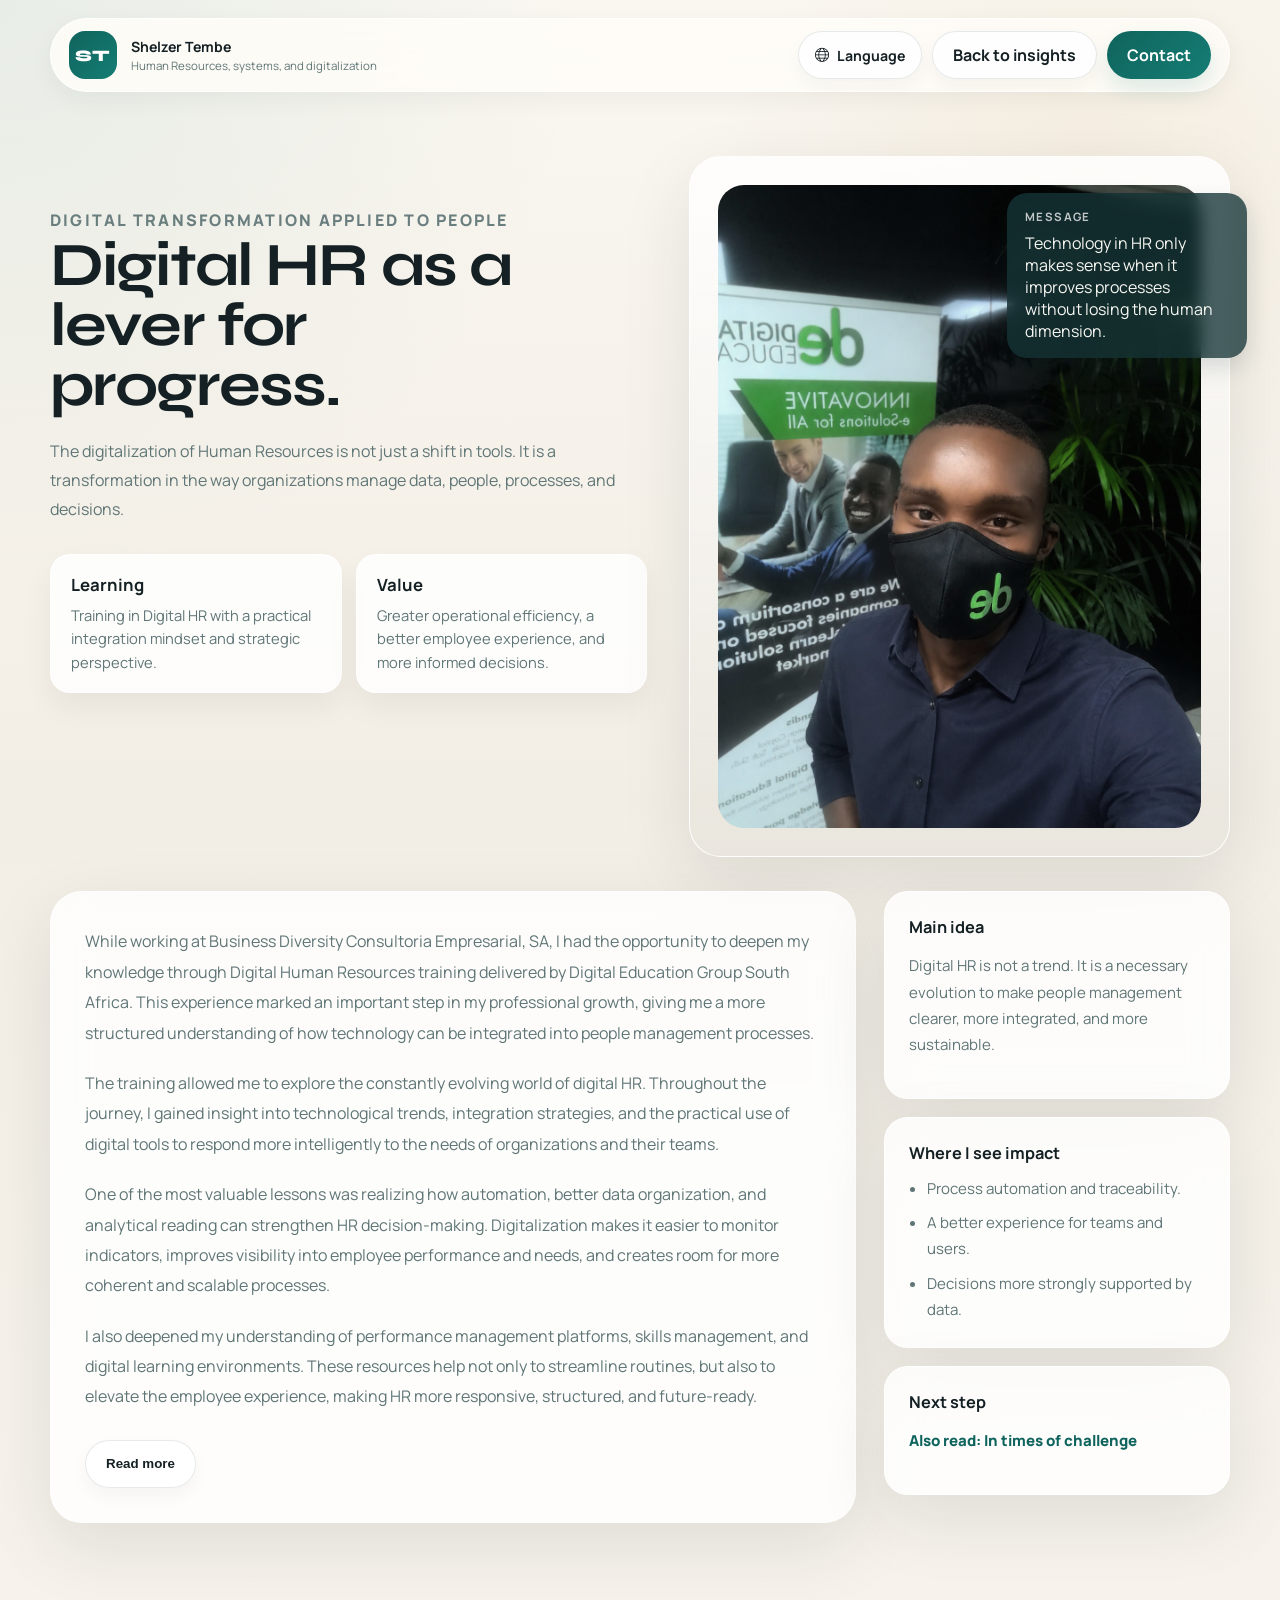
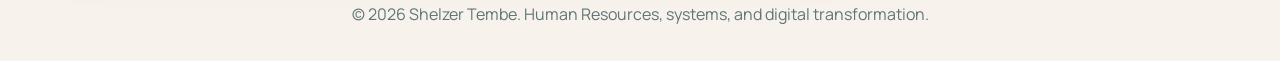
<file: shelzertembe/rh-digital-en.html>
<!DOCTYPE html>
<html lang="en">
<head>
    <script async src="https://www.googletagmanager.com/gtag/js?id=G-PT7D8NVJNS"></script>
    <script>
        window.dataLayer = window.dataLayer || [];
        function gtag(){dataLayer.push(arguments);}
        gtag('js', new Date());
        gtag('config', 'G-PT7D8NVJNS');
    </script>
    <meta charset="utf-8">
    <meta name="viewport" content="width=device-width, initial-scale=1">
    <meta name="description" content="Reflection by Shelzer Tembe on Digital HR and the strategic integration of technology into people management.">
    <meta name="author" content="Shelzer Tembe">
    <title>Digital HR | Shelzer Tembe</title>
    <link rel="preconnect" href="https://fonts.googleapis.com">
    <link rel="preconnect" href="https://fonts.gstatic.com" crossorigin>
    <link href="https://fonts.googleapis.com/css2?family=Manrope:wght@400;500;600;700;800&family=Syne:wght@500;700;800&display=swap" rel="stylesheet">
    <link rel="stylesheet" href="assets/vendors/themify-icons/css/themify-icons.css">
    <link rel="stylesheet" href="assets/css/article.css">
    <link rel="apple-touch-icon" sizes="180x180" href="assets/favicon/apple-touch-icon.png">
    <link rel="icon" type="image/png" sizes="32x32" href="assets/favicon/favicon-32x32.png">
    <link rel="icon" type="image/png" sizes="16x16" href="assets/favicon/favicon-16x16.png">
    <link rel="manifest" href="assets/favicon/site.webmanifest">
</head>
<body>
    <div class="page-shell">
        <header class="topbar">
            <a class="brand" href="index-en.html" aria-label="Back to portfolio" translate="no">
                <span class="brand-mark" translate="no">ST</span>
                <span class="brand-copy">
                    <strong translate="no">Shelzer Tembe</strong>
                    <span>Human Resources, systems, and digitalization</span>
                </span>
            </a>
            <div class="top-actions">
                <div class="language-switcher" data-language-switcher>
                    <button class="language-toggle" type="button" aria-expanded="false" aria-haspopup="true">
                        <span class="ti-world" aria-hidden="true"></span>
                        <span>Language</span>
                    </button>
                    <div class="language-menu" role="menu" aria-label="Select language">
                        <a class="language-option" href="rh-digital.html" data-language="pt" role="menuitem">Português</a>
                        <a class="language-option" href="rh-digital-en.html" data-language="en" role="menuitem">English</a>
                    </div>
                </div>
                <a class="btn btn-secondary" href="index-en.html#insights">Back to insights</a>
                <a class="btn btn-primary" href="index-en.html#contact">Contact</a>
            </div>
        </header>
        <section class="article-hero">
            <div class="article-intro">
                <p class="eyebrow">Digital transformation applied to people</p>
                <h1>Digital HR as a lever for progress.</h1>
                <p>
                    The digitalization of Human Resources is not just a shift in tools.
                    It is a transformation in the way organizations manage data, people,
                    processes, and decisions.
                </p>
                <div class="hero-meta">
                    <div class="meta-card">
                        <strong>Learning</strong>
                        <span>Training in Digital HR with a practical integration mindset and strategic perspective.</span>
                    </div>
                    <div class="meta-card">
                        <strong>Value</strong>
                        <span>Greater operational efficiency, a better employee experience, and more informed decisions.</span>
                    </div>
                </div>
            </div>
            <div class="hero-panel">
                <img class="hero-image" src="assets/imgs/blog2.jpg" alt="Reflection on Digital HR">
                <div class="panel-note">
                    <span>Message</span>
                    Technology in HR only makes sense when it improves processes without losing the human dimension.
                </div>
            </div>
        </section>
        <section class="article-layout">
            <article class="article-card">
                <div class="article-body">
                    <p>While working at Business Diversity Consultoria Empresarial, SA, I had the opportunity to deepen my knowledge through Digital Human Resources training delivered by Digital Education Group South Africa. This experience marked an important step in my professional growth, giving me a more structured understanding of how technology can be integrated into people management processes.</p>
                    <p>The training allowed me to explore the constantly evolving world of digital HR. Throughout the journey, I gained insight into technological trends, integration strategies, and the practical use of digital tools to respond more intelligently to the needs of organizations and their teams.</p>
                    <p>One of the most valuable lessons was realizing how automation, better data organization, and analytical reading can strengthen HR decision-making. Digitalization makes it easier to monitor indicators, improves visibility into employee performance and needs, and creates room for more coherent and scalable processes.</p>
                    <p>I also deepened my understanding of performance management platforms, skills management, and digital learning environments. These resources help not only to streamline routines, but also to elevate the employee experience, making HR more responsive, structured, and future-ready.</p>
                    <div class="article-split" id="article-hr-more">
                        <p>More than a technical necessity, the integration of technology into Human Resources revealed itself to me as a mindset shift. It means rethinking processes, removing friction, building more consistent experiences, and strengthening HR’s ability to act strategically within organizations.</p>
                        <p>This learning directly shaped my professional perspective. I came to see more clearly that the future of HR will depend on balancing data and human sensitivity, efficiency and proximity, systems and organizational culture. When technology is well integrated, it does not replace the human role of HR; it expands it.</p>
                        <p>After completing this training, I returned not only with new knowledge, but with an even stronger conviction: when digitalization is well managed, it can increase efficiency, promote inclusion, improve internal communication, and support the continuous development of people. That is the transformative potential I continue to look for in projects and initiatives linked to organizational modernization.</p>
                    </div>
                    <button class="btn btn-secondary article-toggle" type="button" data-toggle-article="article-hr-more" aria-expanded="false">Read more</button>
                </div>
            </article>
            <aside class="sidebar">
                <div class="sidebar-card">
                    <h3>Main idea</h3>
                    <p>Digital HR is not a trend. It is a necessary evolution to make people management clearer, more integrated, and more sustainable.</p>
                </div>
                <div class="sidebar-card">
                    <h3>Where I see impact</h3>
                    <ul>
                        <li>Process automation and traceability.</li>
                        <li>A better experience for teams and users.</li>
                        <li>Decisions more strongly supported by data.</li>
                    </ul>
                </div>
                <div class="sidebar-card">
                    <h3>Next step</h3>
                    <p><a class="back-link" href="covid-19-en.html">Also read: In times of challenge</a></p>
                </div>
            </aside>
        </section>
        <footer class="footer">
            <p>&copy; <span id="year"></span> Shelzer Tembe. Human Resources, systems, and digital transformation.</p>
        </footer>
    </div>
    <script src="assets/js/article.js"></script>
</body>
</html>
</file>
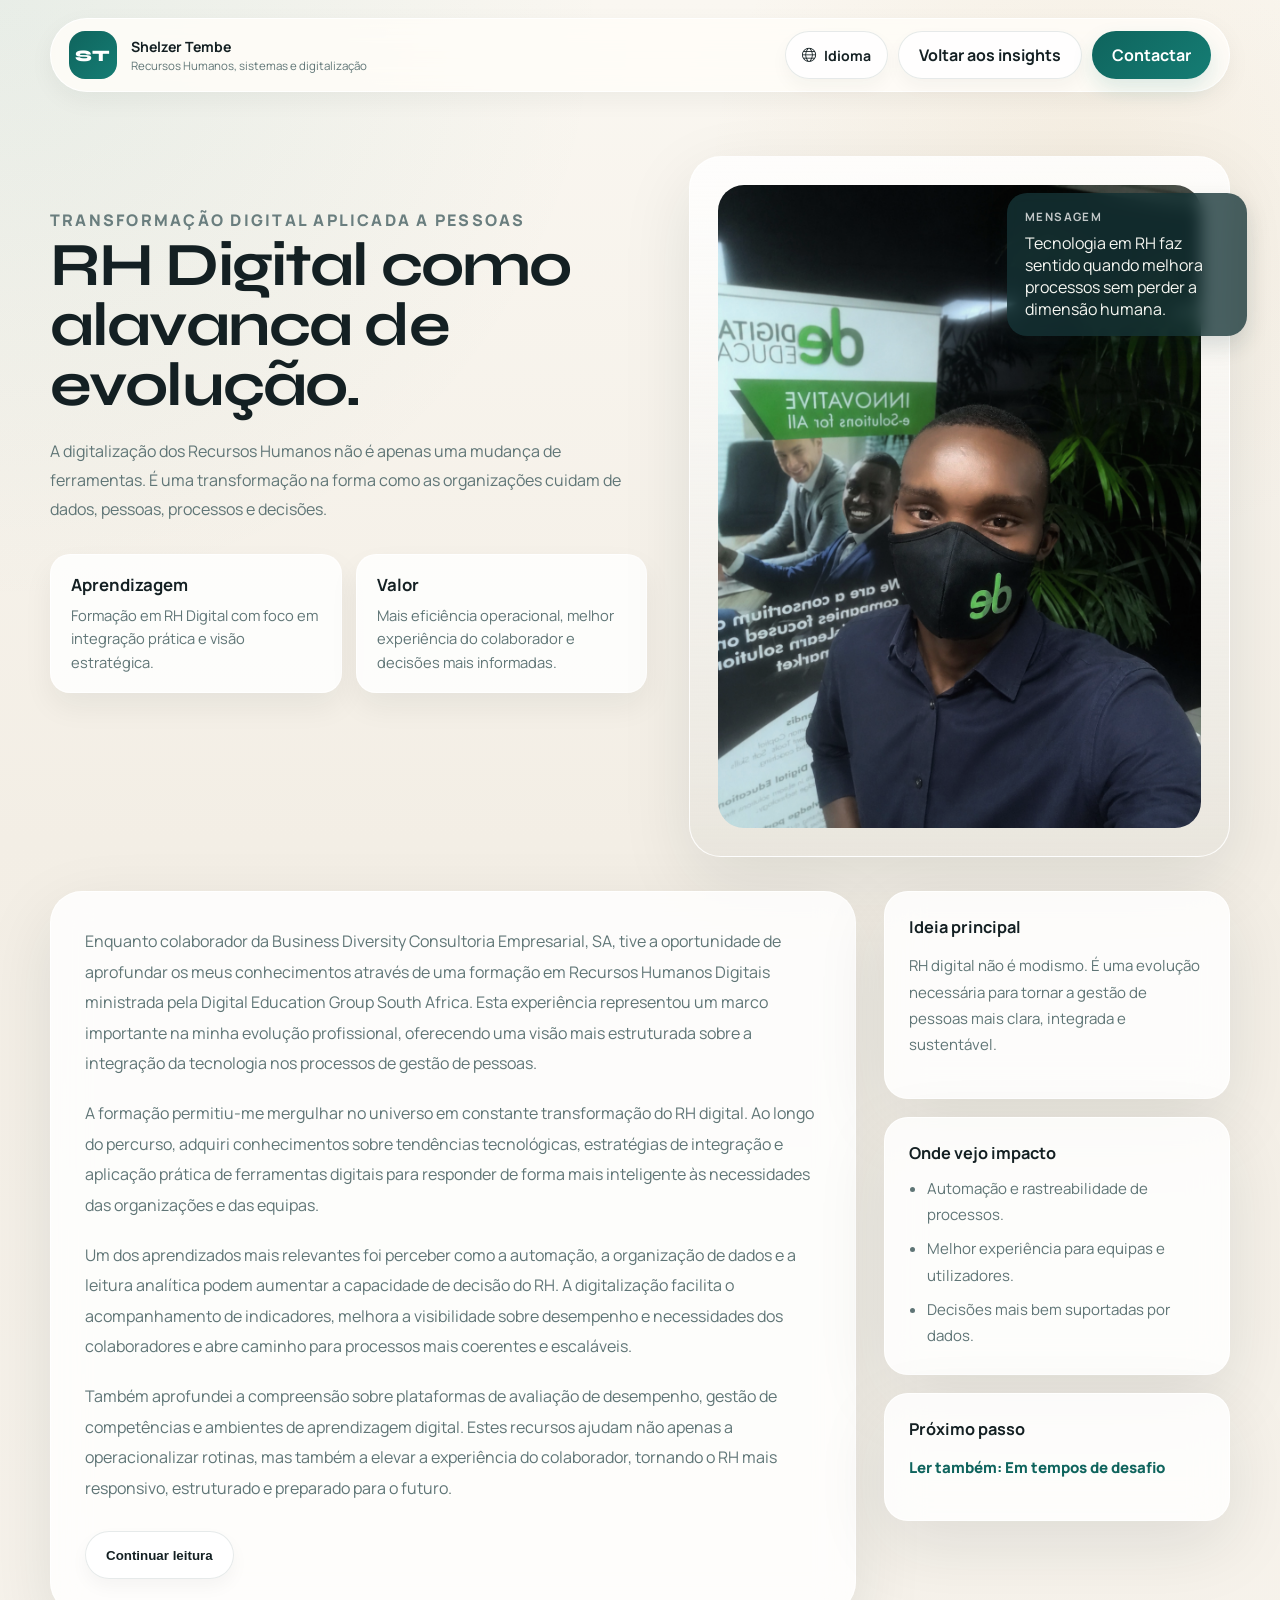
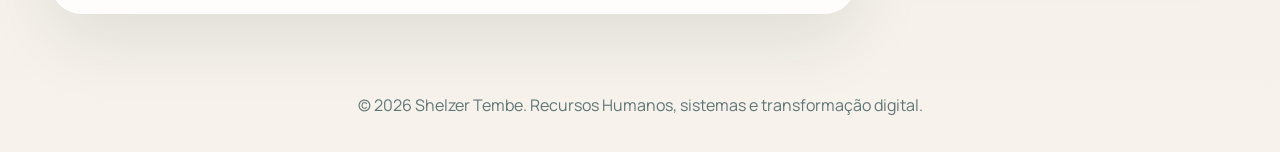
<file: shelzertembe/rh-digital.html>
<!DOCTYPE html>
<html lang="pt">
<head>
    <script async src="https://www.googletagmanager.com/gtag/js?id=G-PT7D8NVJNS"></script>
    <script>
        window.dataLayer = window.dataLayer || [];
        function gtag(){dataLayer.push(arguments);}
        gtag('js', new Date());
        gtag('config', 'G-PT7D8NVJNS');
    </script>

    <meta charset="utf-8">
    <meta name="viewport" content="width=device-width, initial-scale=1">
    <meta name="description" content="Reflexão de Shelzer Tembe sobre RH Digital e a integração estratégica da tecnologia na gestão de pessoas.">
    <meta name="author" content="Shelzer Tembe">
    <title>RH Digital | Shelzer Tembe</title>

    <link rel="preconnect" href="https://fonts.googleapis.com">
    <link rel="preconnect" href="https://fonts.gstatic.com" crossorigin>
    <link href="https://fonts.googleapis.com/css2?family=Manrope:wght@400;500;600;700;800&family=Syne:wght@500;700;800&display=swap" rel="stylesheet">
    <link rel="stylesheet" href="assets/vendors/themify-icons/css/themify-icons.css">
    <link rel="stylesheet" href="assets/css/article.css">
    <link rel="apple-touch-icon" sizes="180x180" href="assets/favicon/apple-touch-icon.png">
    <link rel="icon" type="image/png" sizes="32x32" href="assets/favicon/favicon-32x32.png">
    <link rel="icon" type="image/png" sizes="16x16" href="assets/favicon/favicon-16x16.png">
    <link rel="manifest" href="assets/favicon/site.webmanifest">
</head>
<body>
    <div class="page-shell">
        <header class="topbar">
            <a class="brand" href="index.html" aria-label="Voltar ao portfólio" translate="no">
                <span class="brand-mark" translate="no">ST</span>
                <span class="brand-copy">
                    <strong translate="no">Shelzer Tembe</strong>
                    <span>Recursos Humanos, sistemas e digitalização</span>
                </span>
            </a>

            <div class="top-actions">
                <div class="language-switcher" data-language-switcher>
                    <button class="language-toggle" type="button" aria-expanded="false" aria-haspopup="true">
                        <span class="ti-world" aria-hidden="true"></span>
                        <span>Idioma</span>
                    </button>
                    <div class="language-menu" role="menu" aria-label="Selecionar idioma">
                        <a class="language-option" href="rh-digital.html" data-language="pt" role="menuitem">Português</a>
                        <a class="language-option" href="rh-digital-en.html" data-language="en" role="menuitem" rel="noopener">English</a>
                    </div>
                </div>
                <a class="btn btn-secondary" href="index.html#insights">Voltar aos insights</a>
                <a class="btn btn-primary" href="index.html#contact">Contactar</a>
            </div>
        </header>

        <section class="article-hero">
            <div class="article-intro">
                <p class="eyebrow">Transformação digital aplicada a pessoas</p>
                <h1>RH Digital como alavanca de evolução.</h1>
                <p>
                    A digitalização dos Recursos Humanos não é apenas uma mudança de ferramentas.
                    É uma transformação na forma como as organizações cuidam de dados, pessoas,
                    processos e decisões.
                </p>

                <div class="hero-meta">
                    <div class="meta-card">
                        <strong>Aprendizagem</strong>
                        <span>Formação em RH Digital com foco em integração prática e visão estratégica.</span>
                    </div>
                    <div class="meta-card">
                        <strong>Valor</strong>
                        <span>Mais eficiência operacional, melhor experiência do colaborador e decisões mais informadas.</span>
                    </div>
                </div>
            </div>

            <div class="hero-panel">
                <img class="hero-image" src="assets/imgs/blog2.jpg" alt="Reflexão sobre RH Digital">
                <div class="panel-note">
                    <span>Mensagem</span>
                    Tecnologia em RH faz sentido quando melhora processos sem perder a dimensão humana.
                </div>
            </div>
        </section>

        <section class="article-layout">
            <article class="article-card">
                <div class="article-body">
                    <p>Enquanto colaborador da Business Diversity Consultoria Empresarial, SA, tive a oportunidade de aprofundar os meus conhecimentos através de uma formação em Recursos Humanos Digitais ministrada pela Digital Education Group South Africa. Esta experiência representou um marco importante na minha evolução profissional, oferecendo uma visão mais estruturada sobre a integração da tecnologia nos processos de gestão de pessoas.</p>
                    <p>A formação permitiu-me mergulhar no universo em constante transformação do RH digital. Ao longo do percurso, adquiri conhecimentos sobre tendências tecnológicas, estratégias de integração e aplicação prática de ferramentas digitais para responder de forma mais inteligente às necessidades das organizações e das equipas.</p>
                    <p>Um dos aprendizados mais relevantes foi perceber como a automação, a organização de dados e a leitura analítica podem aumentar a capacidade de decisão do RH. A digitalização facilita o acompanhamento de indicadores, melhora a visibilidade sobre desempenho e necessidades dos colaboradores e abre caminho para processos mais coerentes e escaláveis.</p>
                    <p>Também aprofundei a compreensão sobre plataformas de avaliação de desempenho, gestão de competências e ambientes de aprendizagem digital. Estes recursos ajudam não apenas a operacionalizar rotinas, mas também a elevar a experiência do colaborador, tornando o RH mais responsivo, estruturado e preparado para o futuro.</p>

                    <div class="article-split" id="article-hr-more">
                        <p>Mais do que uma necessidade técnica, a integração da tecnologia nos Recursos Humanos revelou-se para mim como uma mudança de mentalidade. Significa repensar processos, eliminar fricções, criar experiências mais consistentes e fortalecer a capacidade do RH para atuar de forma estratégica dentro das organizações.</p>
                        <p>Esta aprendizagem influenciou diretamente a minha visão profissional. Percebi com mais clareza que o futuro do RH dependerá da capacidade de equilibrar dados e sensibilidade humana, eficiência e proximidade, sistema e cultura organizacional. A tecnologia, quando bem integrada, não substitui o papel humano do RH; amplia-o.</p>
                        <p>Ao regressar dessa formação, trouxe comigo não apenas novos conhecimentos, mas uma convicção reforçada: a digitalização bem conduzida pode aumentar eficiência, promover inclusão, melhorar comunicação interna e apoiar o desenvolvimento contínuo das pessoas. É esse potencial transformador que continuo a procurar em projetos e iniciativas ligadas à modernização organizacional.</p>
                    </div>

                    <button class="btn btn-secondary article-toggle" type="button" data-toggle-article="article-hr-more" aria-expanded="false">Continuar leitura</button>
                </div>
            </article>

            <aside class="sidebar">
                <div class="sidebar-card">
                    <h3>Ideia principal</h3>
                    <p>RH digital não é modismo. É uma evolução necessária para tornar a gestão de pessoas mais clara, integrada e sustentável.</p>
                </div>

                <div class="sidebar-card">
                    <h3>Onde vejo impacto</h3>
                    <ul>
                        <li>Automação e rastreabilidade de processos.</li>
                        <li>Melhor experiência para equipas e utilizadores.</li>
                        <li>Decisões mais bem suportadas por dados.</li>
                    </ul>
                </div>

                <div class="sidebar-card">
                    <h3>Próximo passo</h3>
                    <p><a class="back-link" href="covid-19.html">Ler também: Em tempos de desafio</a></p>
                </div>
            </aside>
        </section>

        <footer class="footer">
            <p>&copy; <span id="year"></span> Shelzer Tembe. Recursos Humanos, sistemas e transformação digital.</p>
        </footer>
    </div>

    <script src="assets/js/article.js"></script>
</body>
</html>
</file>
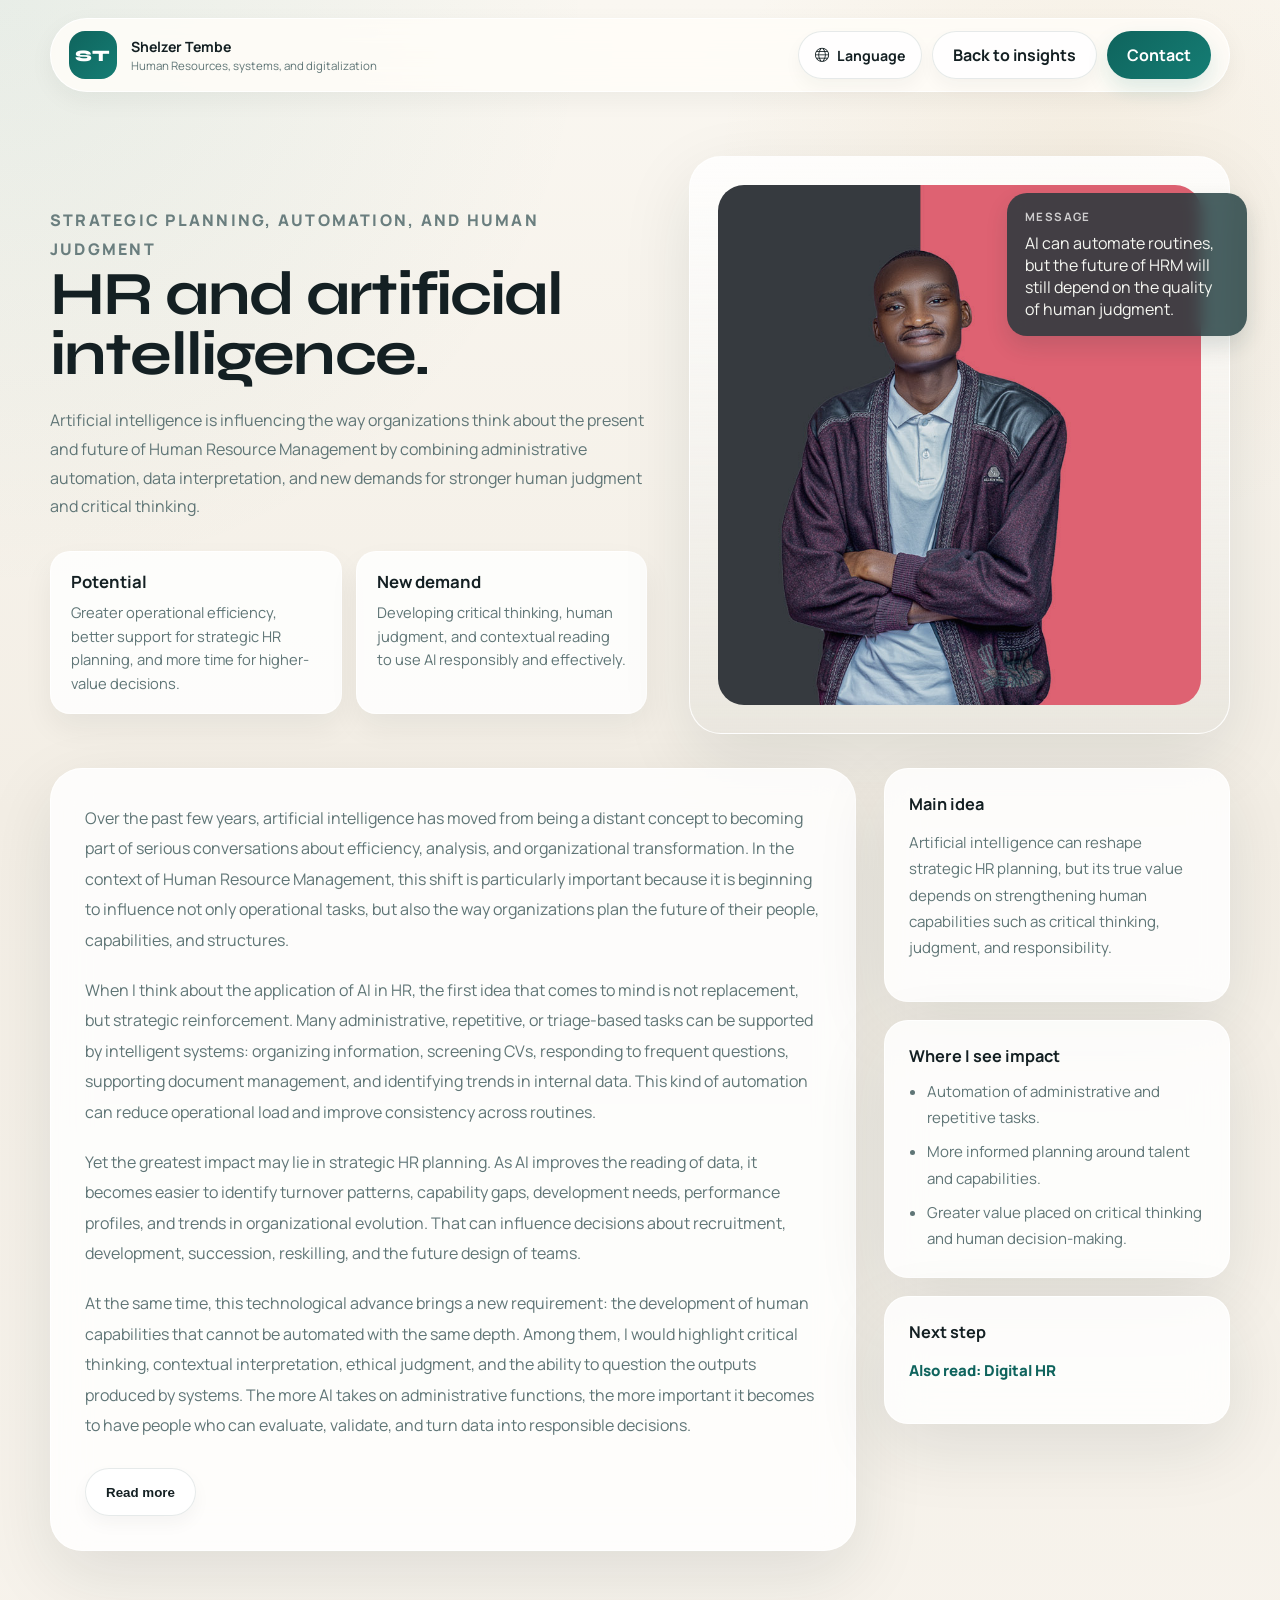
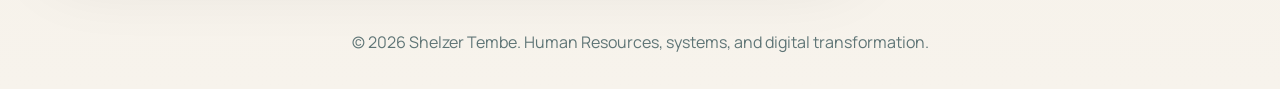
<file: shelzertembe/rh-inteligencia-artificial-en.html>
<!DOCTYPE html>
<html lang="en">
<head>
    <script async src="https://www.googletagmanager.com/gtag/js?id=G-PT7D8NVJNS"></script>
    <script>
        window.dataLayer = window.dataLayer || [];
        function gtag(){dataLayer.push(arguments);}
        gtag('js', new Date());
        gtag('config', 'G-PT7D8NVJNS');
    </script>
    <meta charset="utf-8">
    <meta name="viewport" content="width=device-width, initial-scale=1">
    <meta name="description" content="Reflection by Shelzer Tembe on the impact of artificial intelligence on strategic HR planning, administrative automation, and the development of new human capabilities.">
    <meta name="author" content="Shelzer Tembe">
    <title>HR and Artificial Intelligence | Shelzer Tembe</title>
    <link rel="preconnect" href="https://fonts.googleapis.com">
    <link rel="preconnect" href="https://fonts.gstatic.com" crossorigin>
    <link href="https://fonts.googleapis.com/css2?family=Manrope:wght@400;500;600;700;800&family=Syne:wght@500;700;800&display=swap" rel="stylesheet">
    <link rel="stylesheet" href="assets/vendors/themify-icons/css/themify-icons.css">
    <link rel="stylesheet" href="assets/css/article.css">
    <link rel="apple-touch-icon" sizes="180x180" href="assets/favicon/apple-touch-icon.png">
    <link rel="icon" type="image/png" sizes="32x32" href="assets/favicon/favicon-32x32.png">
    <link rel="icon" type="image/png" sizes="16x16" href="assets/favicon/favicon-16x16.png">
    <link rel="manifest" href="assets/favicon/site.webmanifest">
</head>
<body>
    <div class="page-shell">
        <header class="topbar">
            <a class="brand" href="index-en.html" aria-label="Back to portfolio" translate="no">
                <span class="brand-mark" translate="no">ST</span>
                <span class="brand-copy">
                    <strong translate="no">Shelzer Tembe</strong>
                    <span>Human Resources, systems, and digitalization</span>
                </span>
            </a>
            <div class="top-actions">
                <div class="language-switcher" data-language-switcher>
                    <button class="language-toggle" type="button" aria-expanded="false" aria-haspopup="true">
                        <span class="ti-world" aria-hidden="true"></span>
                        <span>Language</span>
                    </button>
                    <div class="language-menu" role="menu" aria-label="Select language">
                        <a class="language-option" href="rh-inteligencia-artificial.html" data-language="pt" role="menuitem">Português</a>
                        <a class="language-option" href="rh-inteligencia-artificial-en.html" data-language="en" role="menuitem">English</a>
                    </div>
                </div>
                <a class="btn btn-secondary" href="index-en.html#insights">Back to insights</a>
                <a class="btn btn-primary" href="index-en.html#contact">Contact</a>
            </div>
        </header>
        <section class="article-hero">
            <div class="article-intro">
                <p class="eyebrow">Strategic planning, automation, and human judgment</p>
                <h1>HR and artificial intelligence.</h1>
                <p>
                    Artificial intelligence is influencing the way organizations think about
                    the present and future of Human Resource Management by combining administrative automation,
                    data interpretation, and new demands for stronger human judgment and critical thinking.
                </p>
                <div class="hero-meta">
                    <div class="meta-card">
                        <strong>Potential</strong>
                        <span>Greater operational efficiency, better support for strategic HR planning, and more time for higher-value decisions.</span>
                    </div>
                    <div class="meta-card">
                        <strong>New demand</strong>
                        <span>Developing critical thinking, human judgment, and contextual reading to use AI responsibly and effectively.</span>
                    </div>
                </div>
            </div>
            <div class="hero-panel">
                <img class="hero-image" src="assets/imgs/header2.jpg" alt="Reflection on artificial intelligence applied to Human Resources">
                <div class="panel-note">
                    <span>Message</span>
                    AI can automate routines, but the future of HRM will still depend on the quality of human judgment.
                </div>
            </div>
        </section>
        <section class="article-layout">
            <article class="article-card">
                <div class="article-body">
                    <p>Over the past few years, artificial intelligence has moved from being a distant concept to becoming part of serious conversations about efficiency, analysis, and organizational transformation. In the context of Human Resource Management, this shift is particularly important because it is beginning to influence not only operational tasks, but also the way organizations plan the future of their people, capabilities, and structures.</p>
                    <p>When I think about the application of AI in HR, the first idea that comes to mind is not replacement, but strategic reinforcement. Many administrative, repetitive, or triage-based tasks can be supported by intelligent systems: organizing information, screening CVs, responding to frequent questions, supporting document management, and identifying trends in internal data. This kind of automation can reduce operational load and improve consistency across routines.</p>
                    <p>Yet the greatest impact may lie in strategic HR planning. As AI improves the reading of data, it becomes easier to identify turnover patterns, capability gaps, development needs, performance profiles, and trends in organizational evolution. That can influence decisions about recruitment, development, succession, reskilling, and the future design of teams.</p>
                    <p>At the same time, this technological advance brings a new requirement: the development of human capabilities that cannot be automated with the same depth. Among them, I would highlight critical thinking, contextual interpretation, ethical judgment, and the ability to question the outputs produced by systems. The more AI takes on administrative functions, the more important it becomes to have people who can evaluate, validate, and turn data into responsible decisions.</p>
                    <div class="article-split" id="article-ai-more">
                        <p>This is precisely where the relationship between AI and HRM becomes most interesting. The future will not depend only on adopting tools, but on the ability to integrate them into smarter planning models. Organizations that know how to use AI to support strategic decisions will be better positioned to anticipate talent needs, prepare their teams, and respond more quickly to market changes.</p>
                        <p>However, this progress requires maturity. Not every decision should be automated, and not every piece of data should be accepted without question. Intelligent systems can reproduce bias, oversimplify complex human realities, or create false confidence in answers that still need validation. That is why human oversight is no longer a minor detail, but a central part of responsible management.</p>
                        <p>Another important point is that technological evolution also forces us to rethink how people are developed. If AI takes over part of the administrative automation, then investment in human capabilities becomes even more valuable. Critical thinking, communication, relational sensitivity, ethical interpretation, and decision-making in ambiguous scenarios are likely to become even more important in the profile of HR professionals and leaders.</p>
                        <p>In my view, the HR of the future will be stronger not only because it will have better tools, but because it will have professionals who are more prepared to think deeply about what to do with them. AI can make processes faster and planning more informed, but the real value will continue to come from the human ability to interpret, care, question, and act with judgment.</p>
                        <p>That is why I see artificial intelligence as an opportunity to elevate the strategic role of HRM, not simply to accelerate tasks. The challenge is to combine administrative automation with the conscious development of human capabilities. When that balance exists, innovation stops being just technical efficiency and becomes a source of better decisions, more prepared teams, and smarter organizations.</p>
                    </div>
                    <button class="btn btn-secondary article-toggle" type="button" data-toggle-article="article-ai-more" aria-expanded="false">Read more</button>
                </div>
            </article>
            <aside class="sidebar">
                <div class="sidebar-card">
                    <h3>Main idea</h3>
                    <p>Artificial intelligence can reshape strategic HR planning, but its true value depends on strengthening human capabilities such as critical thinking, judgment, and responsibility.</p>
                </div>
                <div class="sidebar-card">
                    <h3>Where I see impact</h3>
                    <ul>
                        <li>Automation of administrative and repetitive tasks.</li>
                        <li>More informed planning around talent and capabilities.</li>
                        <li>Greater value placed on critical thinking and human decision-making.</li>
                    </ul>
                </div>
                <div class="sidebar-card">
                    <h3>Next step</h3>
                    <p><a class="back-link" href="rh-digital-en.html">Also read: Digital HR</a></p>
                </div>
            </aside>
        </section>
        <footer class="footer">
            <p>&copy; <span id="year"></span> Shelzer Tembe. Human Resources, systems, and digital transformation.</p>
        </footer>
    </div>
    <script src="assets/js/article.js"></script>
</body>
</html>
</file>
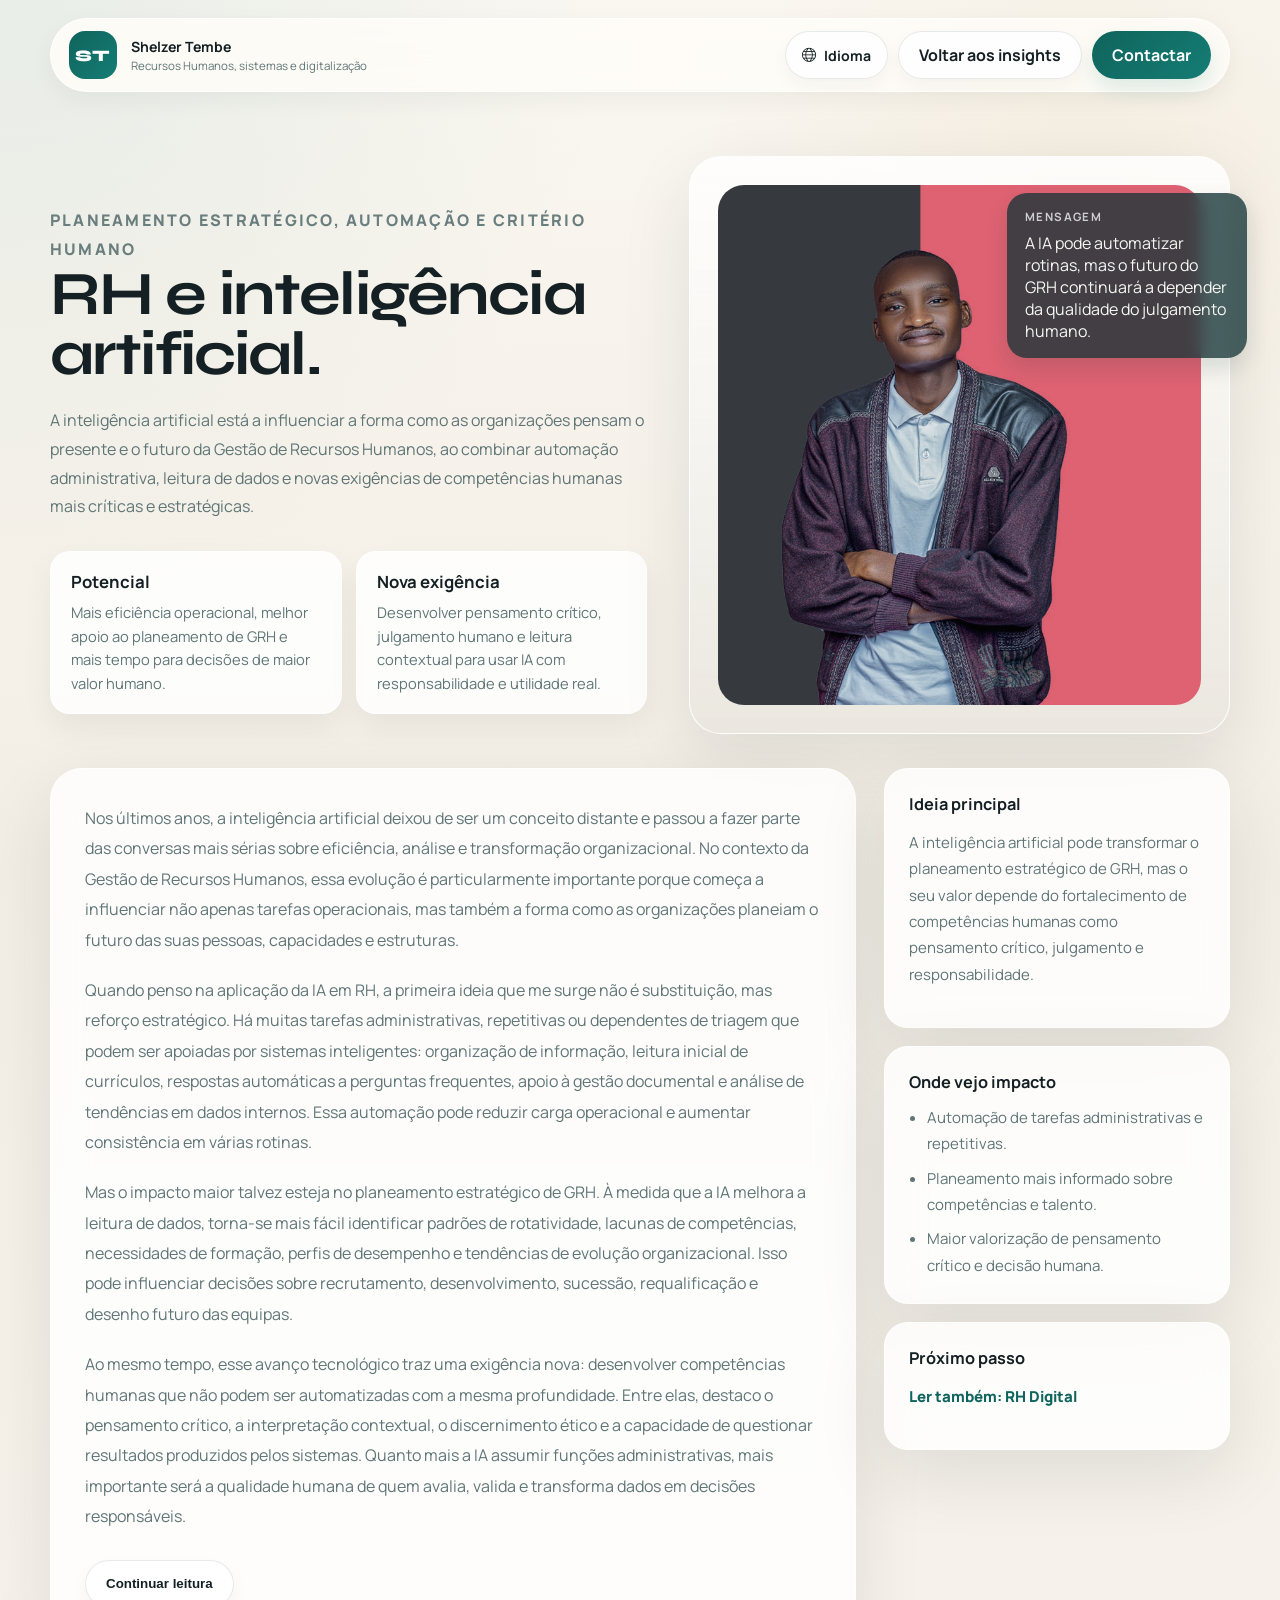
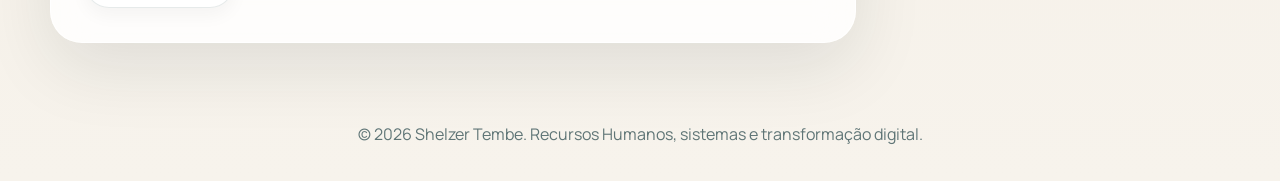
<file: shelzertembe/rh-inteligencia-artificial.html>
<!DOCTYPE html>
<html lang="pt">
<head>
    <script async src="https://www.googletagmanager.com/gtag/js?id=G-PT7D8NVJNS"></script>
    <script>
        window.dataLayer = window.dataLayer || [];
        function gtag(){dataLayer.push(arguments);}
        gtag('js', new Date());
        gtag('config', 'G-PT7D8NVJNS');
    </script>

    <meta charset="utf-8">
    <meta name="viewport" content="width=device-width, initial-scale=1">
    <meta name="description" content="Reflexão de Shelzer Tembe sobre o impacto da inteligência artificial no planeamento estratégico de GRH, na automação administrativa e no desenvolvimento de novas competências humanas.">
    <meta name="author" content="Shelzer Tembe">
    <title>RH e Inteligência Artificial | Shelzer Tembe</title>

    <link rel="preconnect" href="https://fonts.googleapis.com">
    <link rel="preconnect" href="https://fonts.gstatic.com" crossorigin>
    <link href="https://fonts.googleapis.com/css2?family=Manrope:wght@400;500;600;700;800&family=Syne:wght@500;700;800&display=swap" rel="stylesheet">
    <link rel="stylesheet" href="assets/vendors/themify-icons/css/themify-icons.css">
    <link rel="stylesheet" href="assets/css/article.css">
    <link rel="apple-touch-icon" sizes="180x180" href="assets/favicon/apple-touch-icon.png">
    <link rel="icon" type="image/png" sizes="32x32" href="assets/favicon/favicon-32x32.png">
    <link rel="icon" type="image/png" sizes="16x16" href="assets/favicon/favicon-16x16.png">
    <link rel="manifest" href="assets/favicon/site.webmanifest">
</head>
<body>
    <div class="page-shell">
        <header class="topbar">
            <a class="brand" href="index.html" aria-label="Voltar ao portfólio" translate="no">
                <span class="brand-mark" translate="no">ST</span>
                <span class="brand-copy">
                    <strong translate="no">Shelzer Tembe</strong>
                    <span>Recursos Humanos, sistemas e digitalização</span>
                </span>
            </a>

            <div class="top-actions">
                <div class="language-switcher" data-language-switcher>
                    <button class="language-toggle" type="button" aria-expanded="false" aria-haspopup="true">
                        <span class="ti-world" aria-hidden="true"></span>
                        <span>Idioma</span>
                    </button>
                    <div class="language-menu" role="menu" aria-label="Selecionar idioma">
                        <a class="language-option" href="rh-inteligencia-artificial.html" data-language="pt" role="menuitem">Português</a>
                        <a class="language-option" href="rh-inteligencia-artificial-en.html" data-language="en" role="menuitem" rel="noopener">English</a>
                    </div>
                </div>
                <a class="btn btn-secondary" href="index.html#insights">Voltar aos insights</a>
                <a class="btn btn-primary" href="index.html#contact">Contactar</a>
            </div>
        </header>

        <section class="article-hero">
            <div class="article-intro">
                <p class="eyebrow">Planeamento estratégico, automação e critério humano</p>
                <h1>RH e inteligência artificial.</h1>
                <p>
                    A inteligência artificial está a influenciar a forma como as organizações pensam
                    o presente e o futuro da Gestão de Recursos Humanos, ao combinar automação administrativa,
                    leitura de dados e novas exigências de competências humanas mais críticas e estratégicas.
                </p>

                <div class="hero-meta">
                    <div class="meta-card">
                        <strong>Potencial</strong>
                        <span>Mais eficiência operacional, melhor apoio ao planeamento de GRH e mais tempo para decisões de maior valor humano.</span>
                    </div>
                    <div class="meta-card">
                        <strong>Nova exigência</strong>
                        <span>Desenvolver pensamento crítico, julgamento humano e leitura contextual para usar IA com responsabilidade e utilidade real.</span>
                    </div>
                </div>
            </div>

            <div class="hero-panel">
                <img class="hero-image" src="assets/imgs/header2.jpg" alt="Reflexão sobre inteligência artificial aplicada aos Recursos Humanos">
                <div class="panel-note">
                    <span>Mensagem</span>
                    A IA pode automatizar rotinas, mas o futuro do GRH continuará a depender da qualidade do julgamento humano.
                </div>
            </div>
        </section>

        <section class="article-layout">
            <article class="article-card">
                <div class="article-body">
                    <p>Nos últimos anos, a inteligência artificial deixou de ser um conceito distante e passou a fazer parte das conversas mais sérias sobre eficiência, análise e transformação organizacional. No contexto da Gestão de Recursos Humanos, essa evolução é particularmente importante porque começa a influenciar não apenas tarefas operacionais, mas também a forma como as organizações planeiam o futuro das suas pessoas, capacidades e estruturas.</p>
                    <p>Quando penso na aplicação da IA em RH, a primeira ideia que me surge não é substituição, mas reforço estratégico. Há muitas tarefas administrativas, repetitivas ou dependentes de triagem que podem ser apoiadas por sistemas inteligentes: organização de informação, leitura inicial de currículos, respostas automáticas a perguntas frequentes, apoio à gestão documental e análise de tendências em dados internos. Essa automação pode reduzir carga operacional e aumentar consistência em várias rotinas.</p>
                    <p>Mas o impacto maior talvez esteja no planeamento estratégico de GRH. À medida que a IA melhora a leitura de dados, torna-se mais fácil identificar padrões de rotatividade, lacunas de competências, necessidades de formação, perfis de desempenho e tendências de evolução organizacional. Isso pode influenciar decisões sobre recrutamento, desenvolvimento, sucessão, requalificação e desenho futuro das equipas.</p>
                    <p>Ao mesmo tempo, esse avanço tecnológico traz uma exigência nova: desenvolver competências humanas que não podem ser automatizadas com a mesma profundidade. Entre elas, destaco o pensamento crítico, a interpretação contextual, o discernimento ético e a capacidade de questionar resultados produzidos pelos sistemas. Quanto mais a IA assumir funções administrativas, mais importante será a qualidade humana de quem avalia, valida e transforma dados em decisões responsáveis.</p>

                    <div class="article-split" id="article-ai-more">
                        <p>É precisamente aqui que a relação entre IA e GRH se torna mais interessante. O futuro não dependerá apenas da adoção de ferramentas, mas da capacidade de as integrar em modelos de planeamento mais inteligentes. Organizações que souberem usar IA para apoiar decisões estratégicas poderão antecipar necessidades de talento com mais precisão, preparar melhor as suas equipas e responder de forma mais rápida às mudanças do mercado.</p>
                        <p>Contudo, esse progresso exige maturidade. Nem toda decisão deve ser automatizada, e nem todo dado deve ser lido sem questionamento. Sistemas inteligentes podem reproduzir vieses, simplificar em excesso realidades humanas complexas ou criar falsa confiança em respostas que continuam a precisar de validação. Por isso, a supervisão humana deixa de ser um detalhe e passa a ser parte central de uma gestão responsável.</p>
                        <p>Outro ponto importante é que a evolução tecnológica obriga também a repensar o desenvolvimento das pessoas. Se a IA assume parte da automação administrativa, então o investimento em competências humanas torna-se ainda mais valioso. Pensamento crítico, comunicação, sensibilidade relacional, leitura ética e capacidade de decisão em cenários ambíguos tendem a ganhar mais peso no perfil dos profissionais e das lideranças de RH.</p>
                        <p>No meu entendimento, o RH do futuro será mais forte não apenas porque terá melhores ferramentas, mas porque terá profissionais mais preparados para pensar com profundidade sobre o que fazer com elas. A IA pode tornar processos mais rápidos e o planeamento mais informado, mas o valor real continuará a nascer da capacidade humana de interpretar, cuidar, questionar e agir com discernimento.</p>
                        <p>Por isso, vejo a inteligência artificial como uma oportunidade para elevar o papel estratégico do GRH, e não apenas para acelerar tarefas. O desafio está em combinar automação administrativa com desenvolvimento consciente de competências humanas. Quando esse equilíbrio existe, a inovação deixa de ser apenas eficiência técnica e passa a traduzir-se em decisões melhores, equipas mais preparadas e organizações mais inteligentes.</p>
                    </div>

                    <button class="btn btn-secondary article-toggle" type="button" data-toggle-article="article-ai-more" aria-expanded="false">Continuar leitura</button>
                </div>
            </article>

            <aside class="sidebar">
                <div class="sidebar-card">
                    <h3>Ideia principal</h3>
                    <p>A inteligência artificial pode transformar o planeamento estratégico de GRH, mas o seu valor depende do fortalecimento de competências humanas como pensamento crítico, julgamento e responsabilidade.</p>
                </div>

                <div class="sidebar-card">
                    <h3>Onde vejo impacto</h3>
                    <ul>
                        <li>Automação de tarefas administrativas e repetitivas.</li>
                        <li>Planeamento mais informado sobre competências e talento.</li>
                        <li>Maior valorização de pensamento crítico e decisão humana.</li>
                    </ul>
                </div>

                <div class="sidebar-card">
                    <h3>Próximo passo</h3>
                    <p><a class="back-link" href="rh-digital.html">Ler também: RH Digital</a></p>
                </div>
            </aside>
        </section>

        <footer class="footer">
            <p>&copy; <span id="year"></span> Shelzer Tembe. Recursos Humanos, sistemas e transformação digital.</p>
        </footer>
    </div>

    <script src="assets/js/article.js"></script>
</body>
</html>
</file>
<file: shelzertembe/assets/vendors/themify-icons/css/themify-icons.css>
@font-face {
	font-family: 'themify';
	src:url("../fonts/themify.eot?-fvbane");
	src:url("../fonts/themify.eot?#iefix-fvbane") format("embedded-opentype"),
		url("../fonts/themify.woff?-fvbane") format("woff"),
		url("../fonts/themify.ttf?-fvbane") format("truetype"),
		url("../fonts/themify.svg?-fvbane#themify") format("svg");
	font-weight: normal;
	font-style: normal;
}

[class^="ti-"], [class*=" ti-"] {
	font-family: 'themify';
	speak: none;
	font-style: normal;
	font-weight: normal;
	font-variant: normal;
	text-transform: none;
	line-height: 1;

	/* Better Font Rendering =========== */
	-webkit-font-smoothing: antialiased;
	-moz-osx-font-smoothing: grayscale;
}

.ti-wand:before {
	content: "\e600";
}
.ti-volume:before {
	content: "\e601";
}
.ti-user:before {
	content: "\e602";
}
.ti-unlock:before {
	content: "\e603";
}
.ti-unlink:before {
	content: "\e604";
}
.ti-trash:before {
	content: "\e605";
}
.ti-thought:before {
	content: "\e606";
}
.ti-target:before {
	content: "\e607";
}
.ti-tag:before {
	content: "\e608";
}
.ti-tablet:before {
	content: "\e609";
}
.ti-star:before {
	content: "\e60a";
}
.ti-spray:before {
	content: "\e60b";
}
.ti-signal:before {
	content: "\e60c";
}
.ti-shopping-cart:before {
	content: "\e60d";
}
.ti-shopping-cart-full:before {
	content: "\e60e";
}
.ti-settings:before {
	content: "\e60f";
}
.ti-search:before {
	content: "\e610";
}
.ti-zoom-in:before {
	content: "\e611";
}
.ti-zoom-out:before {
	content: "\e612";
}
.ti-cut:before {
	content: "\e613";
}
.ti-ruler:before {
	content: "\e614";
}
.ti-ruler-pencil:before {
	content: "\e615";
}
.ti-ruler-alt:before {
	content: "\e616";
}
.ti-bookmark:before {
	content: "\e617";
}
.ti-bookmark-alt:before {
	content: "\e618";
}
.ti-reload:before {
	content: "\e619";
}
.ti-plus:before {
	content: "\e61a";
}
.ti-pin:before {
	content: "\e61b";
}
.ti-pencil:before {
	content: "\e61c";
}
.ti-pencil-alt:before {
	content: "\e61d";
}
.ti-paint-roller:before {
	content: "\e61e";
}
.ti-paint-bucket:before {
	content: "\e61f";
}
.ti-na:before {
	content: "\e620";
}
.ti-mobile:before {
	content: "\e621";
}
.ti-minus:before {
	content: "\e622";
}
.ti-medall:before {
	content: "\e623";
}
.ti-medall-alt:before {
	content: "\e624";
}
.ti-marker:before {
	content: "\e625";
}
.ti-marker-alt:before {
	content: "\e626";
}
.ti-arrow-up:before {
	content: "\e627";
}
.ti-arrow-right:before {
	content: "\e628";
}
.ti-arrow-left:before {
	content: "\e629";
}
.ti-arrow-down:before {
	content: "\e62a";
}
.ti-lock:before {
	content: "\e62b";
}
.ti-location-arrow:before {
	content: "\e62c";
}
.ti-link:before {
	content: "\e62d";
}
.ti-layout:before {
	content: "\e62e";
}
.ti-layers:before {
	content: "\e62f";
}
.ti-layers-alt:before {
	content: "\e630";
}
.ti-key:before {
	content: "\e631";
}
.ti-import:before {
	content: "\e632";
}
.ti-image:before {
	content: "\e633";
}
.ti-heart:before {
	content: "\e634";
}
.ti-heart-broken:before {
	content: "\e635";
}
.ti-hand-stop:before {
	content: "\e636";
}
.ti-hand-open:before {
	content: "\e637";
}
.ti-hand-drag:before {
	content: "\e638";
}
.ti-folder:before {
	content: "\e639";
}
.ti-flag:before {
	content: "\e63a";
}
.ti-flag-alt:before {
	content: "\e63b";
}
.ti-flag-alt-2:before {
	content: "\e63c";
}
.ti-eye:before {
	content: "\e63d";
}
.ti-export:before {
	content: "\e63e";
}
.ti-exchange-vertical:before {
	content: "\e63f";
}
.ti-desktop:before {
	content: "\e640";
}
.ti-cup:before {
	content: "\e641";
}
.ti-crown:before {
	content: "\e642";
}
.ti-comments:before {
	content: "\e643";
}
.ti-comment:before {
	content: "\e644";
}
.ti-comment-alt:before {
	content: "\e645";
}
.ti-close:before {
	content: "\e646";
}
.ti-clip:before {
	content: "\e647";
}
.ti-angle-up:before {
	content: "\e648";
}
.ti-angle-right:before {
	content: "\e649";
}
.ti-angle-left:before {
	content: "\e64a";
}
.ti-angle-down:before {
	content: "\e64b";
}
.ti-check:before {
	content: "\e64c";
}
.ti-check-box:before {
	content: "\e64d";
}
.ti-camera:before {
	content: "\e64e";
}
.ti-announcement:before {
	content: "\e64f";
}
.ti-brush:before {
	content: "\e650";
}
.ti-briefcase:before {
	content: "\e651";
}
.ti-bolt:before {
	content: "\e652";
}
.ti-bolt-alt:before {
	content: "\e653";
}
.ti-blackboard:before {
	content: "\e654";
}
.ti-bag:before {
	content: "\e655";
}
.ti-move:before {
	content: "\e656";
}
.ti-arrows-vertical:before {
	content: "\e657";
}
.ti-arrows-horizontal:before {
	content: "\e658";
}
.ti-fullscreen:before {
	content: "\e659";
}
.ti-arrow-top-right:before {
	content: "\e65a";
}
.ti-arrow-top-left:before {
	content: "\e65b";
}
.ti-arrow-circle-up:before {
	content: "\e65c";
}
.ti-arrow-circle-right:before {
	content: "\e65d";
}
.ti-arrow-circle-left:before {
	content: "\e65e";
}
.ti-arrow-circle-down:before {
	content: "\e65f";
}
.ti-angle-double-up:before {
	content: "\e660";
}
.ti-angle-double-right:before {
	content: "\e661";
}
.ti-angle-double-left:before {
	content: "\e662";
}
.ti-angle-double-down:before {
	content: "\e663";
}
.ti-zip:before {
	content: "\e664";
}
.ti-world:before {
	content: "\e665";
}
.ti-wheelchair:before {
	content: "\e666";
}
.ti-view-list:before {
	content: "\e667";
}
.ti-view-list-alt:before {
	content: "\e668";
}
.ti-view-grid:before {
	content: "\e669";
}
.ti-uppercase:before {
	content: "\e66a";
}
.ti-upload:before {
	content: "\e66b";
}
.ti-underline:before {
	content: "\e66c";
}
.ti-truck:before {
	content: "\e66d";
}
.ti-timer:before {
	content: "\e66e";
}
.ti-ticket:before {
	content: "\e66f";
}
.ti-thumb-up:before {
	content: "\e670";
}
.ti-thumb-down:before {
	content: "\e671";
}
.ti-text:before {
	content: "\e672";
}
.ti-stats-up:before {
	content: "\e673";
}
.ti-stats-down:before {
	content: "\e674";
}
.ti-split-v:before {
	content: "\e675";
}
.ti-split-h:before {
	content: "\e676";
}
.ti-smallcap:before {
	content: "\e677";
}
.ti-shine:before {
	content: "\e678";
}
.ti-shift-right:before {
	content: "\e679";
}
.ti-shift-left:before {
	content: "\e67a";
}
.ti-shield:before {
	content: "\e67b";
}
.ti-notepad:before {
	content: "\e67c";
}
.ti-server:before {
	content: "\e67d";
}
.ti-quote-right:before {
	content: "\e67e";
}
.ti-quote-left:before {
	content: "\e67f";
}
.ti-pulse:before {
	content: "\e680";
}
.ti-printer:before {
	content: "\e681";
}
.ti-power-off:before {
	content: "\e682";
}
.ti-plug:before {
	content: "\e683";
}
.ti-pie-chart:before {
	content: "\e684";
}
.ti-paragraph:before {
	content: "\e685";
}
.ti-panel:before {
	content: "\e686";
}
.ti-package:before {
	content: "\e687";
}
.ti-music:before {
	content: "\e688";
}
.ti-music-alt:before {
	content: "\e689";
}
.ti-mouse:before {
	content: "\e68a";
}
.ti-mouse-alt:before {
	content: "\e68b";
}
.ti-money:before {
	content: "\e68c";
}
.ti-microphone:before {
	content: "\e68d";
}
.ti-menu:before {
	content: "\e68e";
}
.ti-menu-alt:before {
	content: "\e68f";
}
.ti-map:before {
	content: "\e690";
}
.ti-map-alt:before {
	content: "\e691";
}
.ti-loop:before {
	content: "\e692";
}
.ti-location-pin:before {
	content: "\e693";
}
.ti-list:before {
	content: "\e694";
}
.ti-light-bulb:before {
	content: "\e695";
}
.ti-Italic:before {
	content: "\e696";
}
.ti-info:before {
	content: "\e697";
}
.ti-infinite:before {
	content: "\e698";
}
.ti-id-badge:before {
	content: "\e699";
}
.ti-hummer:before {
	content: "\e69a";
}
.ti-home:before {
	content: "\e69b";
}
.ti-help:before {
	content: "\e69c";
}
.ti-headphone:before {
	content: "\e69d";
}
.ti-harddrives:before {
	content: "\e69e";
}
.ti-harddrive:before {
	content: "\e69f";
}
.ti-gift:before {
	content: "\e6a0";
}
.ti-game:before {
	content: "\e6a1";
}
.ti-filter:before {
	content: "\e6a2";
}
.ti-files:before {
	content: "\e6a3";
}
.ti-file:before {
	content: "\e6a4";
}
.ti-eraser:before {
	content: "\e6a5";
}
.ti-envelope:before {
	content: "\e6a6";
}
.ti-download:before {
	content: "\e6a7";
}
.ti-direction:before {
	content: "\e6a8";
}
.ti-direction-alt:before {
	content: "\e6a9";
}
.ti-dashboard:before {
	content: "\e6aa";
}
.ti-control-stop:before {
	content: "\e6ab";
}
.ti-control-shuffle:before {
	content: "\e6ac";
}
.ti-control-play:before {
	content: "\e6ad";
}
.ti-control-pause:before {
	content: "\e6ae";
}
.ti-control-forward:before {
	content: "\e6af";
}
.ti-control-backward:before {
	content: "\e6b0";
}
.ti-cloud:before {
	content: "\e6b1";
}
.ti-cloud-up:before {
	content: "\e6b2";
}
.ti-cloud-down:before {
	content: "\e6b3";
}
.ti-clipboard:before {
	content: "\e6b4";
}
.ti-car:before {
	content: "\e6b5";
}
.ti-calendar:before {
	content: "\e6b6";
}
.ti-book:before {
	content: "\e6b7";
}
.ti-bell:before {
	content: "\e6b8";
}
.ti-basketball:before {
	content: "\e6b9";
}
.ti-bar-chart:before {
	content: "\e6ba";
}
.ti-bar-chart-alt:before {
	content: "\e6bb";
}
.ti-back-right:before {
	content: "\e6bc";
}
.ti-back-left:before {
	content: "\e6bd";
}
.ti-arrows-corner:before {
	content: "\e6be";
}
.ti-archive:before {
	content: "\e6bf";
}
.ti-anchor:before {
	content: "\e6c0";
}
.ti-align-right:before {
	content: "\e6c1";
}
.ti-align-left:before {
	content: "\e6c2";
}
.ti-align-justify:before {
	content: "\e6c3";
}
.ti-align-center:before {
	content: "\e6c4";
}
.ti-alert:before {
	content: "\e6c5";
}
.ti-alarm-clock:before {
	content: "\e6c6";
}
.ti-agenda:before {
	content: "\e6c7";
}
.ti-write:before {
	content: "\e6c8";
}
.ti-window:before {
	content: "\e6c9";
}
.ti-widgetized:before {
	content: "\e6ca";
}
.ti-widget:before {
	content: "\e6cb";
}
.ti-widget-alt:before {
	content: "\e6cc";
}
.ti-wallet:before {
	content: "\e6cd";
}
.ti-video-clapper:before {
	content: "\e6ce";
}
.ti-video-camera:before {
	content: "\e6cf";
}
.ti-vector:before {
	content: "\e6d0";
}
.ti-themify-logo:before {
	content: "\e6d1";
}
.ti-themify-favicon:before {
	content: "\e6d2";
}
.ti-themify-favicon-alt:before {
	content: "\e6d3";
}
.ti-support:before {
	content: "\e6d4";
}
.ti-stamp:before {
	content: "\e6d5";
}
.ti-split-v-alt:before {
	content: "\e6d6";
}
.ti-slice:before {
	content: "\e6d7";
}
.ti-shortcode:before {
	content: "\e6d8";
}
.ti-shift-right-alt:before {
	content: "\e6d9";
}
.ti-shift-left-alt:before {
	content: "\e6da";
}
.ti-ruler-alt-2:before {
	content: "\e6db";
}
.ti-receipt:before {
	content: "\e6dc";
}
.ti-pin2:before {
	content: "\e6dd";
}
.ti-pin-alt:before {
	content: "\e6de";
}
.ti-pencil-alt2:before {
	content: "\e6df";
}
.ti-palette:before {
	content: "\e6e0";
}
.ti-more:before {
	content: "\e6e1";
}
.ti-more-alt:before {
	content: "\e6e2";
}
.ti-microphone-alt:before {
	content: "\e6e3";
}
.ti-magnet:before {
	content: "\e6e4";
}
.ti-line-double:before {
	content: "\e6e5";
}
.ti-line-dotted:before {
	content: "\e6e6";
}
.ti-line-dashed:before {
	content: "\e6e7";
}
.ti-layout-width-full:before {
	content: "\e6e8";
}
.ti-layout-width-default:before {
	content: "\e6e9";
}
.ti-layout-width-default-alt:before {
	content: "\e6ea";
}
.ti-layout-tab:before {
	content: "\e6eb";
}
.ti-layout-tab-window:before {
	content: "\e6ec";
}
.ti-layout-tab-v:before {
	content: "\e6ed";
}
.ti-layout-tab-min:before {
	content: "\e6ee";
}
.ti-layout-slider:before {
	content: "\e6ef";
}
.ti-layout-slider-alt:before {
	content: "\e6f0";
}
.ti-layout-sidebar-right:before {
	content: "\e6f1";
}
.ti-layout-sidebar-none:before {
	content: "\e6f2";
}
.ti-layout-sidebar-left:before {
	content: "\e6f3";
}
.ti-layout-placeholder:before {
	content: "\e6f4";
}
.ti-layout-menu:before {
	content: "\e6f5";
}
.ti-layout-menu-v:before {
	content: "\e6f6";
}
.ti-layout-menu-separated:before {
	content: "\e6f7";
}
.ti-layout-menu-full:before {
	content: "\e6f8";
}
.ti-layout-media-right-alt:before {
	content: "\e6f9";
}
.ti-layout-media-right:before {
	content: "\e6fa";
}
.ti-layout-media-overlay:before {
	content: "\e6fb";
}
.ti-layout-media-overlay-alt:before {
	content: "\e6fc";
}
.ti-layout-media-overlay-alt-2:before {
	content: "\e6fd";
}
.ti-layout-media-left-alt:before {
	content: "\e6fe";
}
.ti-layout-media-left:before {
	content: "\e6ff";
}
.ti-layout-media-center-alt:before {
	content: "\e700";
}
.ti-layout-media-center:before {
	content: "\e701";
}
.ti-layout-list-thumb:before {
	content: "\e702";
}
.ti-layout-list-thumb-alt:before {
	content: "\e703";
}
.ti-layout-list-post:before {
	content: "\e704";
}
.ti-layout-list-large-image:before {
	content: "\e705";
}
.ti-layout-line-solid:before {
	content: "\e706";
}
.ti-layout-grid4:before {
	content: "\e707";
}
.ti-layout-grid3:before {
	content: "\e708";
}
.ti-layout-grid2:before {
	content: "\e709";
}
.ti-layout-grid2-thumb:before {
	content: "\e70a";
}
.ti-layout-cta-right:before {
	content: "\e70b";
}
.ti-layout-cta-left:before {
	content: "\e70c";
}
.ti-layout-cta-center:before {
	content: "\e70d";
}
.ti-layout-cta-btn-right:before {
	content: "\e70e";
}
.ti-layout-cta-btn-left:before {
	content: "\e70f";
}
.ti-layout-column4:before {
	content: "\e710";
}
.ti-layout-column3:before {
	content: "\e711";
}
.ti-layout-column2:before {
	content: "\e712";
}
.ti-layout-accordion-separated:before {
	content: "\e713";
}
.ti-layout-accordion-merged:before {
	content: "\e714";
}
.ti-layout-accordion-list:before {
	content: "\e715";
}
.ti-ink-pen:before {
	content: "\e716";
}
.ti-info-alt:before {
	content: "\e717";
}
.ti-help-alt:before {
	content: "\e718";
}
.ti-headphone-alt:before {
	content: "\e719";
}
.ti-hand-point-up:before {
	content: "\e71a";
}
.ti-hand-point-right:before {
	content: "\e71b";
}
.ti-hand-point-left:before {
	content: "\e71c";
}
.ti-hand-point-down:before {
	content: "\e71d";
}
.ti-gallery:before {
	content: "\e71e";
}
.ti-face-smile:before {
	content: "\e71f";
}
.ti-face-sad:before {
	content: "\e720";
}
.ti-credit-card:before {
	content: "\e721";
}
.ti-control-skip-forward:before {
	content: "\e722";
}
.ti-control-skip-backward:before {
	content: "\e723";
}
.ti-control-record:before {
	content: "\e724";
}
.ti-control-eject:before {
	content: "\e725";
}
.ti-comments-smiley:before {
	content: "\e726";
}
.ti-brush-alt:before {
	content: "\e727";
}
.ti-youtube:before {
	content: "\e728";
}
.ti-vimeo:before {
	content: "\e729";
}
.ti-twitter:before {
	content: "\e72a";
}
.ti-time:before {
	content: "\e72b";
}
.ti-tumblr:before {
	content: "\e72c";
}
.ti-skype:before {
	content: "\e72d";
}
.ti-share:before {
	content: "\e72e";
}
.ti-share-alt:before {
	content: "\e72f";
}
.ti-rocket:before {
	content: "\e730";
}
.ti-pinterest:before {
	content: "\e731";
}
.ti-new-window:before {
	content: "\e732";
}
.ti-microsoft:before {
	content: "\e733";
}
.ti-list-ol:before {
	content: "\e734";
}
.ti-linkedin:before {
	content: "\e735";
}
.ti-layout-sidebar-2:before {
	content: "\e736";
}
.ti-layout-grid4-alt:before {
	content: "\e737";
}
.ti-layout-grid3-alt:before {
	content: "\e738";
}
.ti-layout-grid2-alt:before {
	content: "\e739";
}
.ti-layout-column4-alt:before {
	content: "\e73a";
}
.ti-layout-column3-alt:before {
	content: "\e73b";
}
.ti-layout-column2-alt:before {
	content: "\e73c";
}
.ti-instagram:before {
	content: "\e73d";
}
.ti-google:before {
	content: "\e73e";
}
.ti-github:before {
	content: "\e73f";
}
.ti-flickr:before {
	content: "\e740";
}
.ti-facebook:before {
	content: "\e741";
}
.ti-dropbox:before {
	content: "\e742";
}
.ti-dribbble:before {
	content: "\e743";
}
.ti-apple:before {
	content: "\e744";
}
.ti-android:before {
	content: "\e745";
}
.ti-save:before {
	content: "\e746";
}
.ti-save-alt:before {
	content: "\e747";
}
.ti-yahoo:before {
	content: "\e748";
}
.ti-wordpress:before {
	content: "\e749";
}
.ti-vimeo-alt:before {
	content: "\e74a";
}
.ti-twitter-alt:before {
	content: "\e74b";
}
.ti-tumblr-alt:before {
	content: "\e74c";
}
.ti-trello:before {
	content: "\e74d";
}
.ti-stack-overflow:before {
	content: "\e74e";
}
.ti-soundcloud:before {
	content: "\e74f";
}
.ti-sharethis:before {
	content: "\e750";
}
.ti-sharethis-alt:before {
	content: "\e751";
}
.ti-reddit:before {
	content: "\e752";
}
.ti-pinterest-alt:before {
	content: "\e753";
}
.ti-microsoft-alt:before {
	content: "\e754";
}
.ti-linux:before {
	content: "\e755";
}
.ti-jsfiddle:before {
	content: "\e756";
}
.ti-joomla:before {
	content: "\e757";
}
.ti-html5:before {
	content: "\e758";
}
.ti-flickr-alt:before {
	content: "\e759";
}
.ti-email:before {
	content: "\e75a";
}
.ti-drupal:before {
	content: "\e75b";
}
.ti-dropbox-alt:before {
	content: "\e75c";
}
.ti-css3:before {
	content: "\e75d";
}
.ti-rss:before {
	content: "\e75e";
}
.ti-rss-alt:before {
	content: "\e75f";
}
</file>
<file: shelzertembe/assets/css/modern-portfolio.css>
:root {
    --bg: #f4efe6;
    --surface: rgba(255, 255, 255, 0.76);
    --surface-strong: #fffdf8;
    --surface-dark: #173538;
    --text: #142023;
    --muted: #627778;
    --line: rgba(18, 48, 51, 0.14);
    --accent: #157d74;
    --accent-strong: #0f645d;
    --accent-soft: #e4f0ec;
    --gold: #bf8b38;
    --shadow: 0 24px 70px rgba(16, 36, 38, 0.1);
    --radius-xl: 32px;
    --radius-lg: 24px;
    --radius-md: 18px;
    --container: 1180px;
}

*,
*::before,
*::after {
    box-sizing: border-box;
}

html {
    scroll-behavior: smooth;
}

body {
    margin: 0;
    font-family: "Manrope", sans-serif;
    color: var(--text);
    background:
        radial-gradient(circle at top left, rgba(21, 125, 116, 0.09), transparent 28%),
        radial-gradient(circle at 85% 10%, rgba(191, 139, 56, 0.09), transparent 20%),
        linear-gradient(180deg, #faf7f1 0%, #f3eee5 48%, #f7f3ec 100%);
}

img {
    max-width: 100%;
    display: block;
}

a {
    color: inherit;
    text-decoration: none;
}

.site-shell {
    min-height: 100vh;
    overflow: hidden;
}

.topbar,
.section,
.footer,
.trust-strip {
    width: min(calc(100% - 32px), var(--container));
    margin-inline: auto;
}

.topbar {
    position: sticky;
    top: 18px;
    z-index: 30;
    display: flex;
    align-items: center;
    justify-content: space-between;
    gap: 20px;
    margin-top: 18px;
    padding: 12px 18px;
    background: rgba(255, 253, 248, 0.84);
    border: 1px solid rgba(255, 255, 255, 0.88);
    border-radius: 999px;
    backdrop-filter: blur(14px);
    box-shadow: 0 8px 24px rgba(20, 32, 35, 0.05);
}

.brand {
    display: inline-flex;
    align-items: center;
    gap: 14px;
    min-width: 0;
}

.brand-mark {
    display: grid;
    place-items: center;
    width: 48px;
    height: 48px;
    border-radius: 16px;
    background: linear-gradient(135deg, var(--accent-strong), var(--accent));
    color: #fff;
    font-family: "Syne", sans-serif;
    font-weight: 800;
    letter-spacing: 0.06em;
}

.brand-copy {
    display: grid;
    gap: 2px;
}

.brand-copy strong {
    font-size: 0.88rem;
}

.brand-copy span {
    color: var(--muted);
    font-size: 0.72rem;
}

.nav {
    display: flex;
    align-items: center;
    gap: 10px;
}

.topbar-actions {
    display: flex;
    align-items: center;
    gap: 12px;
}

.nav a {
    padding: 9px 13px;
    font-size: 0.84rem;
    color: var(--muted);
    border-radius: 999px;
    transition: 0.25s ease;
}

.nav a:hover,
.nav a:focus-visible {
    color: var(--text);
    background: rgba(21, 125, 116, 0.06);
}

.nav-cta {
    color: #fff !important;
    background: #183336;
}

.language-switcher {
    position: relative;
}

.language-toggle {
    display: inline-flex;
    align-items: center;
    gap: 8px;
    min-height: 42px;
    padding: 0 14px;
    border: 1px solid rgba(18, 48, 51, 0.1);
    border-radius: 999px;
    background: rgba(255, 255, 255, 0.82);
    color: var(--text);
    font: inherit;
    font-size: 0.84rem;
    font-weight: 700;
    cursor: pointer;
    box-shadow: 0 8px 18px rgba(20, 32, 35, 0.04);
}

.language-toggle:hover,
.language-toggle:focus-visible {
    background: rgba(255, 255, 255, 0.96);
}

.language-menu {
    position: absolute;
    top: calc(100% + 10px);
    right: 0;
    display: none;
    min-width: 170px;
    padding: 10px;
    border: 1px solid rgba(255, 255, 255, 0.88);
    border-radius: 18px;
    background: rgba(255, 253, 248, 0.96);
    box-shadow: 0 20px 40px rgba(20, 32, 35, 0.12);
    backdrop-filter: blur(14px);
}

.language-switcher.is-open .language-menu {
    display: grid;
    gap: 6px;
}

.language-option {
    display: block;
    padding: 10px 12px;
    border-radius: 12px;
    color: var(--muted);
    font-size: 0.84rem;
    font-weight: 700;
}

.language-option:hover,
.language-option:focus-visible {
    color: var(--text);
    background: rgba(21, 125, 116, 0.06);
}

.translation-toast {
    position: fixed;
    right: 24px;
    bottom: 24px;
    z-index: 60;
    width: min(360px, calc(100vw - 32px));
    padding: 16px 18px;
    border: 1px solid rgba(255, 255, 255, 0.88);
    border-radius: 18px;
    background: rgba(23, 53, 56, 0.92);
    color: #f6f7f2;
    box-shadow: 0 24px 50px rgba(20, 32, 35, 0.22);
    backdrop-filter: blur(14px);
}

.translation-toast strong {
    display: block;
    margin-bottom: 6px;
    font-size: 0.92rem;
}

.translation-toast p {
    margin: 0;
    color: rgba(246, 247, 242, 0.82);
    line-height: 1.6;
    font-size: 0.88rem;
}

.menu-toggle {
    display: none;
    width: 48px;
    height: 48px;
    padding: 0;
    border: 0;
    border-radius: 50%;
    background: rgba(18, 48, 51, 0.08);
    cursor: pointer;
}

.menu-toggle span {
    display: block;
    width: 18px;
    height: 2px;
    margin: 5px auto;
    background: var(--text);
    border-radius: 999px;
}

.section {
    padding: 88px 0;
}

.hero {
    display: grid;
    grid-template-columns: minmax(0, 1.1fr) minmax(320px, 0.9fr);
    align-items: center;
    gap: 56px;
    padding-top: 72px;
}

.eyebrow {
    margin: 0 0 16px;
    font-size: 0.74rem;
    font-weight: 800;
    letter-spacing: 0.14em;
    text-transform: uppercase;
    color: #126c64;
    opacity: 0.92;
}

.hero h1,
.section-heading h2,
.cta-panel h2 {
    margin: 0;
    font-family: "Syne", sans-serif;
    line-height: 0.98;
    letter-spacing: -0.03em;
}

.hero h1 {
    font-size: clamp(2rem, 4.6vw, 3.75rem);
    max-width: 13.5ch;
}

.hero-lead,
.feature-card p,
.service-card p,
.impact-card p,
.timeline-card p,
.insight-card p,
.cta-panel p {
    color: var(--muted);
    line-height: 1.75;
}

.hero-lead {
    max-width: 62ch;
    margin: 22px 0 0;
    font-size: 0.95rem;
}

.hero-actions,
.cta-actions {
    display: flex;
    flex-wrap: wrap;
    gap: 14px;
    margin-top: 32px;
}

.btn {
    display: inline-flex;
    align-items: center;
    justify-content: center;
    min-height: 52px;
    padding: 0 22px;
    border-radius: 999px;
    font-weight: 700;
    transition: transform 0.25s ease, box-shadow 0.25s ease, background 0.25s ease;
}

.btn:hover,
.btn:focus-visible {
    transform: translateY(-2px);
}

.btn-primary {
    color: #fff;
    background: linear-gradient(135deg, var(--accent-strong), var(--accent));
    box-shadow: 0 10px 22px rgba(21, 125, 116, 0.14);
}

.btn-secondary {
    color: var(--text);
    background: rgba(255, 255, 255, 0.82);
    border: 1px solid rgba(18, 48, 51, 0.1);
    box-shadow: 0 8px 18px rgba(20, 32, 35, 0.04);
}

.hero-proof {
    display: grid;
    grid-template-columns: repeat(2, minmax(0, 1fr));
    gap: 16px;
    margin-top: 36px;
}

.proof-card,
.feature-card,
.service-card,
.impact-card,
.timeline-card,
.insight-card,
.cta-panel {
    background: var(--surface);
    border: 1px solid rgba(255, 255, 255, 0.72);
    box-shadow: var(--shadow);
    backdrop-filter: blur(18px);
}

.proof-card {
    padding: 18px 20px;
    border-radius: 20px;
    box-shadow: 0 14px 30px rgba(20, 32, 35, 0.06);
}

.proof-value {
    display: block;
    margin-bottom: 8px;
    font-weight: 800;
}

.proof-label {
    color: var(--muted);
    font-size: 0.86rem;
    line-height: 1.55;
}

.portrait-panel {
    position: relative;
    padding: 28px;
    border-radius: var(--radius-xl);
    background: linear-gradient(180deg, rgba(255, 255, 255, 0.82), rgba(18, 48, 51, 0.04));
    border: 1px solid rgba(255, 255, 255, 0.9);
    box-shadow: var(--shadow);
    overflow: hidden;
}

.portrait-glow {
    position: absolute;
    inset: auto auto 24px 24px;
    width: 130px;
    height: 130px;
    border-radius: 50%;
    background: radial-gradient(circle, rgba(21, 125, 116, 0.22), transparent 70%);
    filter: blur(18px);
}

.hero-orb {
    position: absolute;
    top: 0;
    left: 0;
    width: 22px;
    height: 22px;
    border-radius: 50%;
    pointer-events: none;
    z-index: 3;
    opacity: 0.92;
    background:
        radial-gradient(circle at 35% 35%, rgba(255, 255, 255, 0.98), rgba(255, 255, 255, 0.2) 38%, transparent 64%),
        radial-gradient(circle, rgba(237, 220, 183, 0.18), rgba(21, 125, 116, 0.14) 55%, transparent 76%);
    box-shadow:
        0 0 18px rgba(237, 220, 183, 0.18),
        0 0 42px rgba(21, 125, 116, 0.16);
    filter: blur(0.2px);
    will-change: transform;
    --trail-angle: 0deg;
    --trail-stretch: 1;
}

.hero-orb::before {
    content: "";
    position: absolute;
    inset: -12px;
    border-radius: 50%;
    background: radial-gradient(circle, rgba(255, 255, 255, 0.2), transparent 68%);
    opacity: 0.75;
}

.hero-orb::after {
    content: "";
    position: absolute;
    top: 50%;
    left: 50%;
    width: 48px;
    height: 10px;
    border-radius: 999px;
    background: linear-gradient(90deg, rgba(255, 255, 255, 0), rgba(248, 242, 229, 0.07), rgba(21, 125, 116, 0.04));
    transform-origin: center;
    transform: translate(-96%, -50%) rotate(var(--trail-angle)) scaleX(var(--trail-stretch));
    filter: blur(8px);
    opacity: 0.38;
}

.hero-orb-core {
    position: absolute;
    inset: 6px;
    border-radius: 50%;
    background: radial-gradient(circle at 30% 30%, #fffefc, rgba(255, 244, 223, 0.72) 55%, rgba(255, 226, 170, 0.1) 100%);
}

.portrait {
    width: min(100%, 520px);
    height: clamp(360px, 48vw, 620px);
    object-fit: cover;
    border-radius: 26px;
    filter: saturate(0.74) contrast(0.98) brightness(0.98);
}

.floating-card {
    position: absolute;
    max-width: 240px;
    padding: 16px 18px;
    border-radius: 20px;
    background: rgba(23, 53, 56, 0.78);
    color: #f6f7f2;
    box-shadow: 0 10px 22px rgba(18, 48, 51, 0.14);
    backdrop-filter: blur(8px);
}

.card-a {
    top: 28px;
    right: -18px;
}

.card-b {
    bottom: 38px;
    left: -12px;
}

.floating-title {
    display: block;
    margin-bottom: 8px;
    color: rgba(255, 255, 255, 0.7);
    font-size: 0.72rem;
    text-transform: uppercase;
    letter-spacing: 0.12em;
}

.trust-strip {
    display: grid;
    grid-template-columns: repeat(5, minmax(0, 1fr));
    gap: 14px;
    margin-top: 16px;
}

.trust-strip span {
    padding: 18px 20px;
    border-radius: 18px;
    background: rgba(255, 255, 255, 0.6);
    border: 1px solid rgba(255, 255, 255, 0.82);
    color: var(--muted);
    text-align: center;
    font-weight: 700;
}

.section-grid {
    display: grid;
    gap: 28px;
}

.section-heading {
    max-width: 780px;
}

.section-heading h2,
.cta-panel h2 {
    font-size: clamp(1.7rem, 3.2vw, 2.9rem);
}

.about-layout,
.services-grid,
.impact-grid,
.insights-grid {
    display: grid;
    gap: 22px;
}

.about-layout {
    grid-template-columns: 1.05fr 1fr 0.9fr;
}

.feature-card,
.service-card,
.impact-card,
.timeline-card,
.insight-card {
    padding: 28px;
    border-radius: var(--radius-lg);
}

.feature-card h3,
.service-card h3,
.impact-card h3,
.timeline-card h3,
.insight-card h3 {
    margin: 0 0 14px;
    font-size: 1.12rem;
}

.feature-card.accent {
    background: linear-gradient(160deg, rgba(21, 125, 116, 0.08), rgba(255, 255, 255, 0.82));
}

.clean-list {
    margin: 0;
    padding-left: 18px;
    color: var(--muted);
    line-height: 1.8;
}

.stats .stat-row {
    display: flex;
    align-items: center;
    justify-content: space-between;
    gap: 16px;
    padding: 14px 0;
    border-bottom: 1px solid var(--line);
}

.stats .stat-row:last-child {
    border-bottom: 0;
    padding-bottom: 0;
}

.services-grid {
    grid-template-columns: repeat(4, minmax(0, 1fr));
}

.service-card {
    position: relative;
    overflow: hidden;
}

.service-card::after {
    content: "";
    position: absolute;
    inset: auto -30px -42px auto;
    width: 120px;
    height: 120px;
    border-radius: 28px;
    background: radial-gradient(circle, rgba(21, 125, 116, 0.1), transparent 70%);
}

.service-icon {
    display: inline-grid;
    place-items: center;
    width: 56px;
    height: 56px;
    margin-bottom: 22px;
    border-radius: 18px;
    background: var(--accent-soft);
    color: var(--accent-strong);
    font-size: 1.2rem;
}

.impact-section {
    padding-top: 40px;
}

.impact-grid {
    grid-template-columns: repeat(3, minmax(0, 1fr));
}

.impact-number {
    display: inline-block;
    margin-bottom: 18px;
    color: var(--gold);
    font-size: 0.8rem;
    font-weight: 800;
    letter-spacing: 0.16em;
}

.timeline {
    display: grid;
    gap: 18px;
}

.timeline-card {
    position: relative;
    padding-left: 34px;
}

.timeline-card::before {
    content: "";
    position: absolute;
    top: 30px;
    left: 16px;
    width: 10px;
    height: 10px;
    border-radius: 50%;
    background: var(--accent);
    box-shadow: 0 0 0 6px rgba(14, 143, 131, 0.12);
}

.timeline-year,
.timeline-place,
.insight-tag,
.contact-meta span {
    color: var(--muted);
}

.timeline-year,
.insight-tag {
    display: inline-block;
    margin-bottom: 10px;
    font-size: 0.76rem;
    font-weight: 800;
    letter-spacing: 0.12em;
    text-transform: uppercase;
}

.insights-grid {
    grid-template-columns: repeat(auto-fit, minmax(240px, 1fr));
}

.insight-card {
    display: flex;
    flex-direction: column;
    transition: transform 0.25s ease, background 0.25s ease;
}

.insight-card h3 {
    min-height: 4.9em;
}

.insight-card p {
    flex: 1;
}

.insight-card:hover,
.insight-card:focus-visible {
    transform: translateY(-6px);
    background: rgba(255, 255, 255, 0.84);
}

.insight-link {
    display: inline-flex;
    margin-top: auto;
    padding-top: 18px;
    color: var(--accent-strong);
    font-weight: 800;
}

.cta-panel {
    display: grid;
    grid-template-columns: 1.2fr 0.9fr;
    gap: 28px;
    padding: 34px;
    border-radius: var(--radius-xl);
    background:
        radial-gradient(circle at top right, rgba(21, 125, 116, 0.12), transparent 30%),
        rgba(255, 255, 255, 0.82);
}

.contact-meta {
    display: flex;
    flex-wrap: wrap;
    gap: 18px;
    align-items: center;
    margin-top: 24px;
}

.contact-meta span {
    display: inline-flex;
    align-items: center;
    gap: 8px;
    font-size: 0.88rem;
}

.footer {
    padding: 0 0 40px;
}

.footer p {
    margin: 0;
    color: var(--muted);
    text-align: center;
}

.reveal {
    opacity: 0;
    transform: translateY(22px);
    transition: opacity 0.7s ease, transform 0.7s ease;
}

.reveal-delay {
    transition-delay: 0.12s;
}

.reveal.is-visible {
    opacity: 1;
    transform: translateY(0);
}

@media (max-width: 1100px) {
    .hero,
    .about-layout,
    .services-grid,
    .impact-grid,
    .insights-grid,
    .cta-panel,
    .trust-strip {
        grid-template-columns: repeat(2, minmax(0, 1fr));
    }

    .hero {
        gap: 34px;
    }

    .hero h1 {
        max-width: 12ch;
    }
}

@media (max-width: 820px) {
    .topbar {
        align-items: flex-start;
        border-radius: 30px;
    }

    .menu-toggle {
        display: inline-block;
    }

    .nav {
        position: absolute;
        top: calc(100% + 12px);
        left: 0;
        right: 0;
        display: none;
        flex-direction: column;
        align-items: stretch;
        padding: 14px;
        background: rgba(255, 253, 248, 0.96);
        border-radius: 24px;
        border: 1px solid rgba(255, 255, 255, 0.85);
        box-shadow: 0 20px 40px rgba(20, 32, 35, 0.12);
    }

    .topbar-actions {
        align-items: flex-start;
    }

    .nav.is-open {
        display: flex;
    }

    .hero,
    .about-layout,
    .services-grid,
    .impact-grid,
    .insights-grid,
    .cta-panel,
    .trust-strip,
    .hero-proof {
        grid-template-columns: 1fr;
    }

    .section {
        padding: 72px 0;
    }

    .hero {
        padding-top: 44px;
    }

    .hero h1 {
        max-width: none;
        font-size: clamp(1.82rem, 8.2vw, 2.95rem);
    }

    .topbar-actions {
        width: 100%;
        justify-content: space-between;
    }

    .portrait-panel {
        padding: 18px;
    }

    .hero-orb {
        width: 18px;
        height: 18px;
    }

    .portrait {
        height: 420px;
    }

    .floating-card {
        position: static;
        max-width: none;
        margin-top: 14px;
    }

    .cta-panel {
        padding: 26px;
    }
}

@media (max-width: 560px) {
    .topbar,
    .section,
    .footer,
    .trust-strip {
        width: min(calc(100% - 20px), var(--container));
    }

    .topbar {
        padding: 12px 14px;
    }

    .brand-copy span {
        display: none;
    }

    .topbar-actions {
        gap: 10px;
    }

    .language-toggle {
        min-height: 40px;
        padding: 0 12px;
    }

    .translation-toast {
        right: 16px;
        bottom: 16px;
    }

    .feature-card,
    .service-card,
    .impact-card,
    .timeline-card,
    .insight-card,
    .cta-panel {
        padding: 22px;
    }

    .portrait {
        height: 340px;
    }

    .contact-meta {
        flex-direction: column;
        align-items: flex-start;
        gap: 10px;
    }
}

@media (prefers-reduced-motion: reduce) {
    .hero-orb {
        display: none;
    }
}
</file>
<file: shelzertembe/assets/css/article.css>
:root {
    --bg: #f4efe6;
    --surface: rgba(255, 255, 255, 0.82);
    --surface-strong: rgba(255, 255, 255, 0.92);
    --text: #142023;
    --muted: #5f7576;
    --line: rgba(18, 48, 51, 0.12);
    --accent: #157d74;
    --accent-strong: #0f645d;
    --accent-soft: rgba(21, 125, 116, 0.1);
    --shadow: 0 24px 70px rgba(16, 36, 38, 0.1);
    --radius-xl: 32px;
    --radius-lg: 24px;
    --radius-md: 18px;
    --container: 1180px;
}

*,
*::before,
*::after {
    box-sizing: border-box;
}

html {
    scroll-behavior: smooth;
}

body {
    margin: 0;
    font-family: "Manrope", sans-serif;
    color: var(--text);
    background:
        radial-gradient(circle at top left, rgba(21, 125, 116, 0.08), transparent 28%),
        radial-gradient(circle at 85% 10%, rgba(191, 139, 56, 0.08), transparent 20%),
        linear-gradient(180deg, #faf7f1 0%, #f3eee5 48%, #f7f3ec 100%);
}

img {
    max-width: 100%;
    display: block;
}

a {
    color: inherit;
    text-decoration: none;
}

.page-shell {
    min-height: 100vh;
    overflow: hidden;
}

.topbar,
.article-hero,
.article-layout,
.footer {
    width: min(calc(100% - 32px), var(--container));
    margin-inline: auto;
}

.topbar {
    position: sticky;
    top: 18px;
    z-index: 30;
    display: flex;
    align-items: center;
    justify-content: space-between;
    gap: 20px;
    margin-top: 18px;
    padding: 12px 18px;
    background: rgba(255, 253, 248, 0.84);
    border: 1px solid rgba(255, 255, 255, 0.88);
    border-radius: 999px;
    backdrop-filter: blur(14px);
    box-shadow: 0 8px 24px rgba(20, 32, 35, 0.05);
}

.brand {
    display: inline-flex;
    align-items: center;
    gap: 14px;
    min-width: 0;
}

.brand-mark {
    display: grid;
    place-items: center;
    width: 48px;
    height: 48px;
    border-radius: 16px;
    background: linear-gradient(135deg, var(--accent-strong), var(--accent));
    color: #fff;
    font-family: "Syne", sans-serif;
    font-weight: 800;
    letter-spacing: 0.06em;
}

.brand-copy {
    display: grid;
    gap: 2px;
}

.brand-copy strong {
    font-size: 0.88rem;
}

.brand-copy span {
    color: var(--muted);
    font-size: 0.72rem;
}

.top-actions {
    display: flex;
    gap: 10px;
    align-items: center;
}

.language-switcher {
    position: relative;
}

.language-toggle {
    display: inline-flex;
    align-items: center;
    gap: 8px;
    min-height: 48px;
    padding: 0 16px;
    border: 1px solid rgba(18, 48, 51, 0.1);
    border-radius: 999px;
    background: rgba(255, 255, 255, 0.82);
    color: var(--text);
    font: inherit;
    font-size: 0.88rem;
    font-weight: 700;
    cursor: pointer;
    box-shadow: 0 8px 18px rgba(20, 32, 35, 0.04);
}

.language-toggle:hover,
.language-toggle:focus-visible {
    background: rgba(255, 255, 255, 0.96);
}

.language-menu {
    position: absolute;
    top: calc(100% + 10px);
    right: 0;
    display: none;
    min-width: 170px;
    padding: 10px;
    border: 1px solid rgba(255, 255, 255, 0.88);
    border-radius: 18px;
    background: rgba(255, 253, 248, 0.96);
    box-shadow: 0 20px 40px rgba(20, 32, 35, 0.12);
    backdrop-filter: blur(14px);
}

.language-switcher.is-open .language-menu {
    display: grid;
    gap: 6px;
}

.language-option {
    display: block;
    padding: 10px 12px;
    border-radius: 12px;
    color: var(--muted);
    font-size: 0.84rem;
    font-weight: 700;
}

.language-option:hover,
.language-option:focus-visible {
    color: var(--text);
    background: rgba(21, 125, 116, 0.06);
}

.translation-toast {
    position: fixed;
    right: 24px;
    bottom: 24px;
    z-index: 60;
    width: min(360px, calc(100vw - 32px));
    padding: 16px 18px;
    border: 1px solid rgba(255, 255, 255, 0.88);
    border-radius: 18px;
    background: rgba(23, 53, 56, 0.92);
    color: #f6f7f2;
    box-shadow: 0 24px 50px rgba(20, 32, 35, 0.22);
    backdrop-filter: blur(14px);
}

.translation-toast strong {
    display: block;
    margin-bottom: 6px;
    font-size: 0.92rem;
}

.translation-toast p {
    margin: 0;
    color: rgba(246, 247, 242, 0.82);
    line-height: 1.6;
    font-size: 0.88rem;
}

.btn {
    display: inline-flex;
    align-items: center;
    justify-content: center;
    min-height: 48px;
    padding: 0 20px;
    border-radius: 999px;
    font-weight: 700;
    transition: transform 0.25s ease, box-shadow 0.25s ease, background 0.25s ease;
}

.btn:hover,
.btn:focus-visible {
    transform: translateY(-2px);
}

.btn-primary {
    color: #fff;
    background: linear-gradient(135deg, var(--accent-strong), var(--accent));
    box-shadow: 0 10px 22px rgba(21, 125, 116, 0.14);
}

.btn-secondary {
    color: var(--text);
    background: rgba(255, 255, 255, 0.82);
    border: 1px solid rgba(18, 48, 51, 0.1);
    box-shadow: 0 8px 18px rgba(20, 32, 35, 0.04);
}

.article-hero {
    display: grid;
    grid-template-columns: minmax(0, 1.05fr) minmax(320px, 0.95fr);
    gap: 42px;
    align-items: stretch;
    padding: 64px 0 34px;
}

.article-intro {
    padding-top: 28px;
}

.eyebrow {
    margin: 0 0 16px;
    font-size: 0.74rem;
    font-weight: 800;
    letter-spacing: 0.14em;
    text-transform: uppercase;
    color: #126c64;
    opacity: 0.92;
}

.article-intro h1 {
    margin: 0;
    font-family: "Syne", sans-serif;
    font-size: clamp(2.2rem, 4.8vw, 4.2rem);
    line-height: 0.98;
    letter-spacing: -0.03em;
    max-width: 12ch;
}

.article-intro p {
    max-width: 60ch;
    margin: 22px 0 0;
    color: var(--muted);
    line-height: 1.8;
    font-size: 1rem;
}

.hero-meta {
    display: grid;
    grid-template-columns: repeat(2, minmax(0, 1fr));
    gap: 14px;
    margin-top: 30px;
}

.meta-card {
    padding: 18px 20px;
    border-radius: 20px;
    background: var(--surface);
    border: 1px solid rgba(255, 255, 255, 0.8);
    box-shadow: 0 14px 30px rgba(20, 32, 35, 0.06);
}

.meta-card strong {
    display: block;
    margin-bottom: 8px;
    font-size: 1.05rem;
}

.meta-card span {
    color: var(--muted);
    line-height: 1.6;
    font-size: 0.92rem;
}

.hero-panel {
    position: relative;
    padding: 28px;
    border-radius: var(--radius-xl);
    background: linear-gradient(180deg, rgba(255, 255, 255, 0.82), rgba(18, 48, 51, 0.04));
    border: 1px solid rgba(255, 255, 255, 0.9);
    box-shadow: var(--shadow);
}

.hero-image {
    width: 100%;
    height: 100%;
    min-height: 520px;
    object-fit: cover;
    border-radius: 26px;
    filter: saturate(0.82) contrast(0.98) brightness(0.98);
}

.panel-note {
    position: absolute;
    right: -18px;
    top: 36px;
    max-width: 240px;
    padding: 16px 18px;
    border-radius: 20px;
    background: rgba(23, 53, 56, 0.78);
    color: #f6f7f2;
    box-shadow: 0 10px 22px rgba(18, 48, 51, 0.14);
    backdrop-filter: blur(8px);
}

.panel-note span {
    display: block;
    margin-bottom: 8px;
    color: rgba(255, 255, 255, 0.74);
    font-size: 0.72rem;
    font-weight: 700;
    letter-spacing: 0.12em;
    text-transform: uppercase;
}

.article-layout {
    display: grid;
    grid-template-columns: minmax(0, 1.4fr) minmax(260px, 0.6fr);
    gap: 28px;
    padding-bottom: 80px;
}

.article-card,
.sidebar-card {
    background: var(--surface);
    border: 1px solid rgba(255, 255, 255, 0.82);
    box-shadow: var(--shadow);
    backdrop-filter: blur(18px);
}

.article-card {
    padding: 34px;
    border-radius: var(--radius-xl);
}

.article-body {
    color: var(--text);
}

.article-body p {
    margin: 0 0 20px;
    color: var(--muted);
    line-height: 1.9;
    font-size: 1rem;
}

.article-body p:last-child {
    margin-bottom: 0;
}

.article-body strong {
    color: var(--text);
}

.article-split {
    display: none;
    margin-top: 10px;
}

.article-split.is-open {
    display: block;
}

.article-toggle {
    margin-top: 8px;
}

.sidebar {
    display: grid;
    gap: 18px;
    align-content: start;
}

.sidebar-card {
    padding: 24px;
    border-radius: var(--radius-lg);
}

.sidebar-card h3 {
    margin: 0 0 12px;
    font-size: 1.02rem;
}

.sidebar-card p,
.sidebar-card li {
    color: var(--muted);
    line-height: 1.75;
    font-size: 0.94rem;
}

.sidebar-card ul {
    margin: 0;
    padding-left: 18px;
}

.sidebar-card li + li {
    margin-top: 8px;
}

.back-link {
    color: var(--accent-strong);
    font-weight: 800;
}

.footer {
    padding: 0 0 36px;
}

.footer p {
    margin: 0;
    color: var(--muted);
    text-align: center;
}

@media (max-width: 980px) {
    .article-hero,
    .article-layout {
        grid-template-columns: 1fr;
    }

    .hero-panel {
        order: -1;
    }

    .panel-note {
        right: 22px;
    }
}

@media (max-width: 760px) {
    .hero-meta {
        grid-template-columns: 1fr;
    }

    .article-intro h1 {
        max-width: none;
        font-size: clamp(2rem, 9vw, 3.2rem);
    }

    .hero-image {
        min-height: 380px;
    }

    .panel-note {
        position: static;
        max-width: none;
        margin-top: 14px;
    }

    .article-card,
    .sidebar-card {
        padding: 24px;
    }
}

@media (max-width: 560px) {
    .topbar,
    .article-hero,
    .article-layout,
    .footer {
        width: min(calc(100% - 20px), var(--container));
    }

    .topbar {
        flex-direction: column;
        align-items: flex-start;
        border-radius: 28px;
    }

    .top-actions {
        width: 100%;
        flex-direction: column;
        align-items: stretch;
    }

    .top-actions .btn,
    .language-toggle {
        width: 100%;
    }

    .language-menu {
        left: 0;
        right: auto;
        min-width: 100%;
    }

    .translation-toast {
        right: 16px;
        bottom: 16px;
    }
}
</file>
